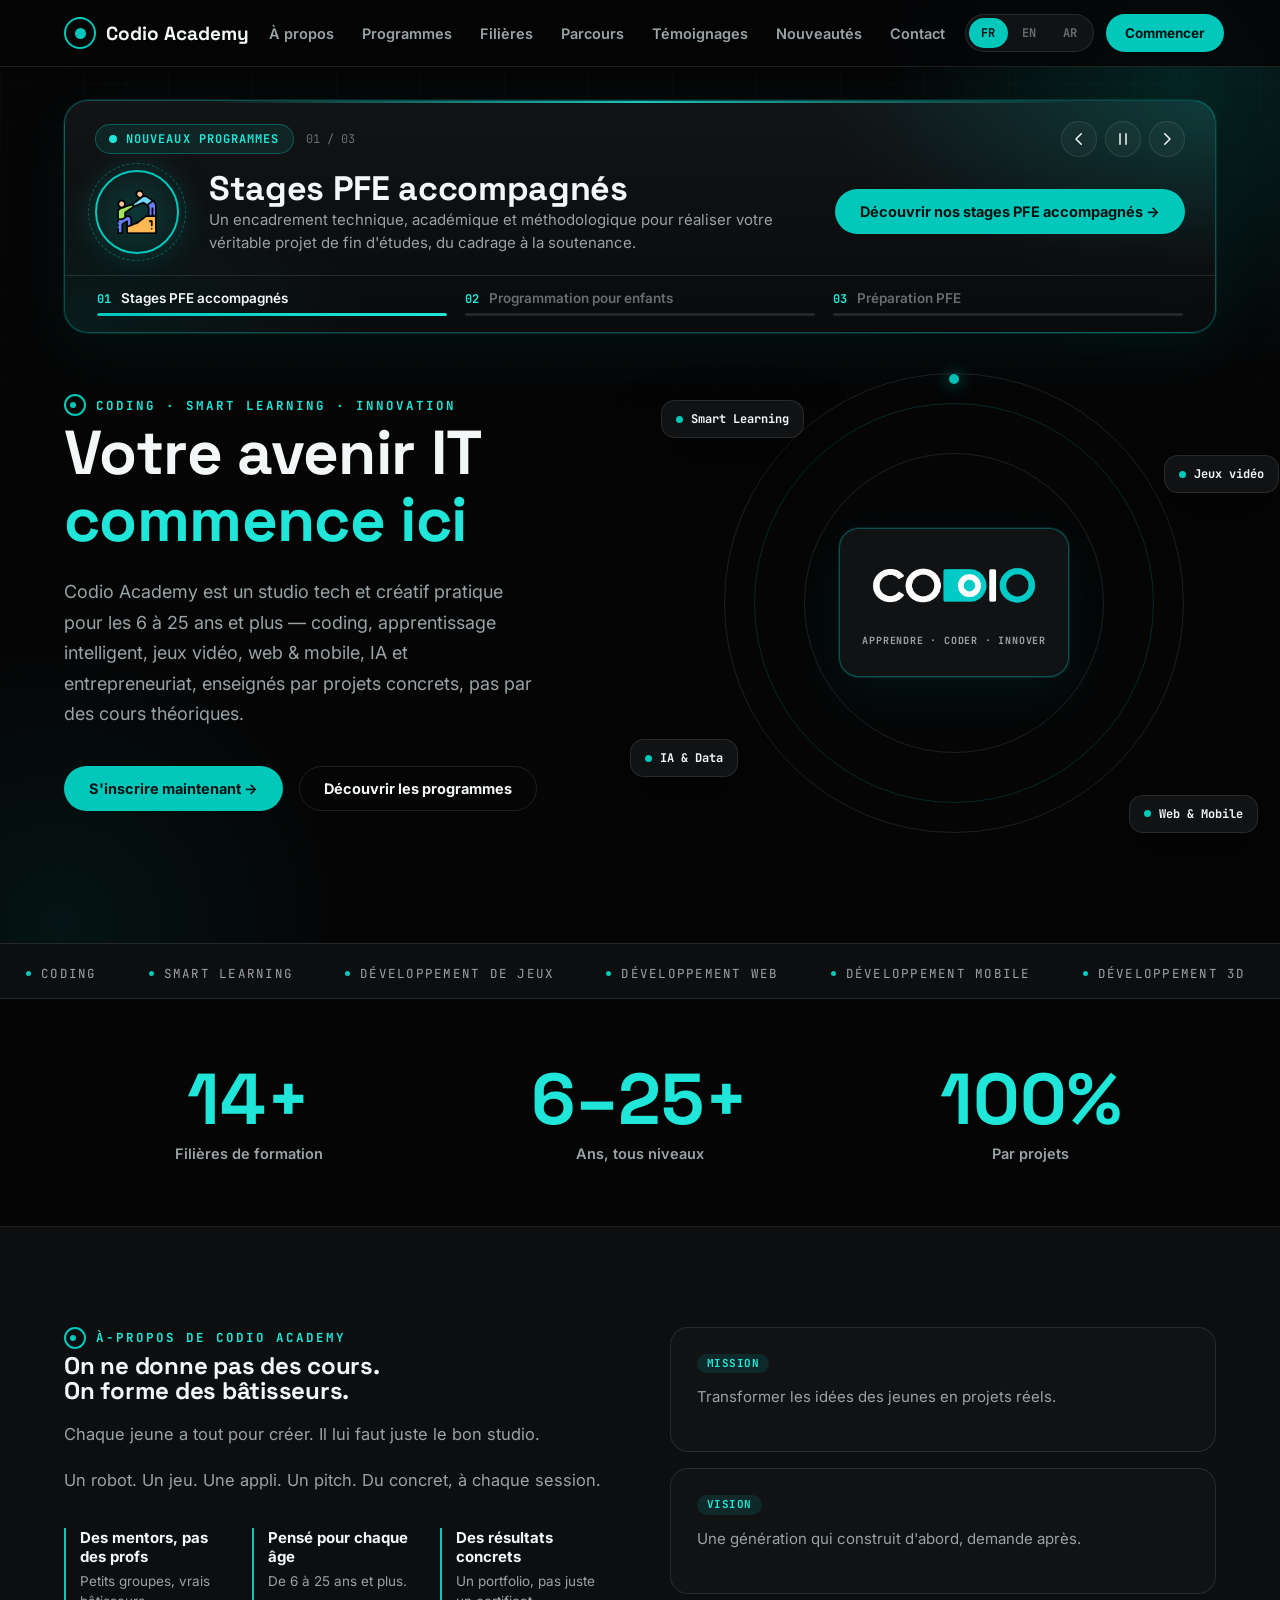
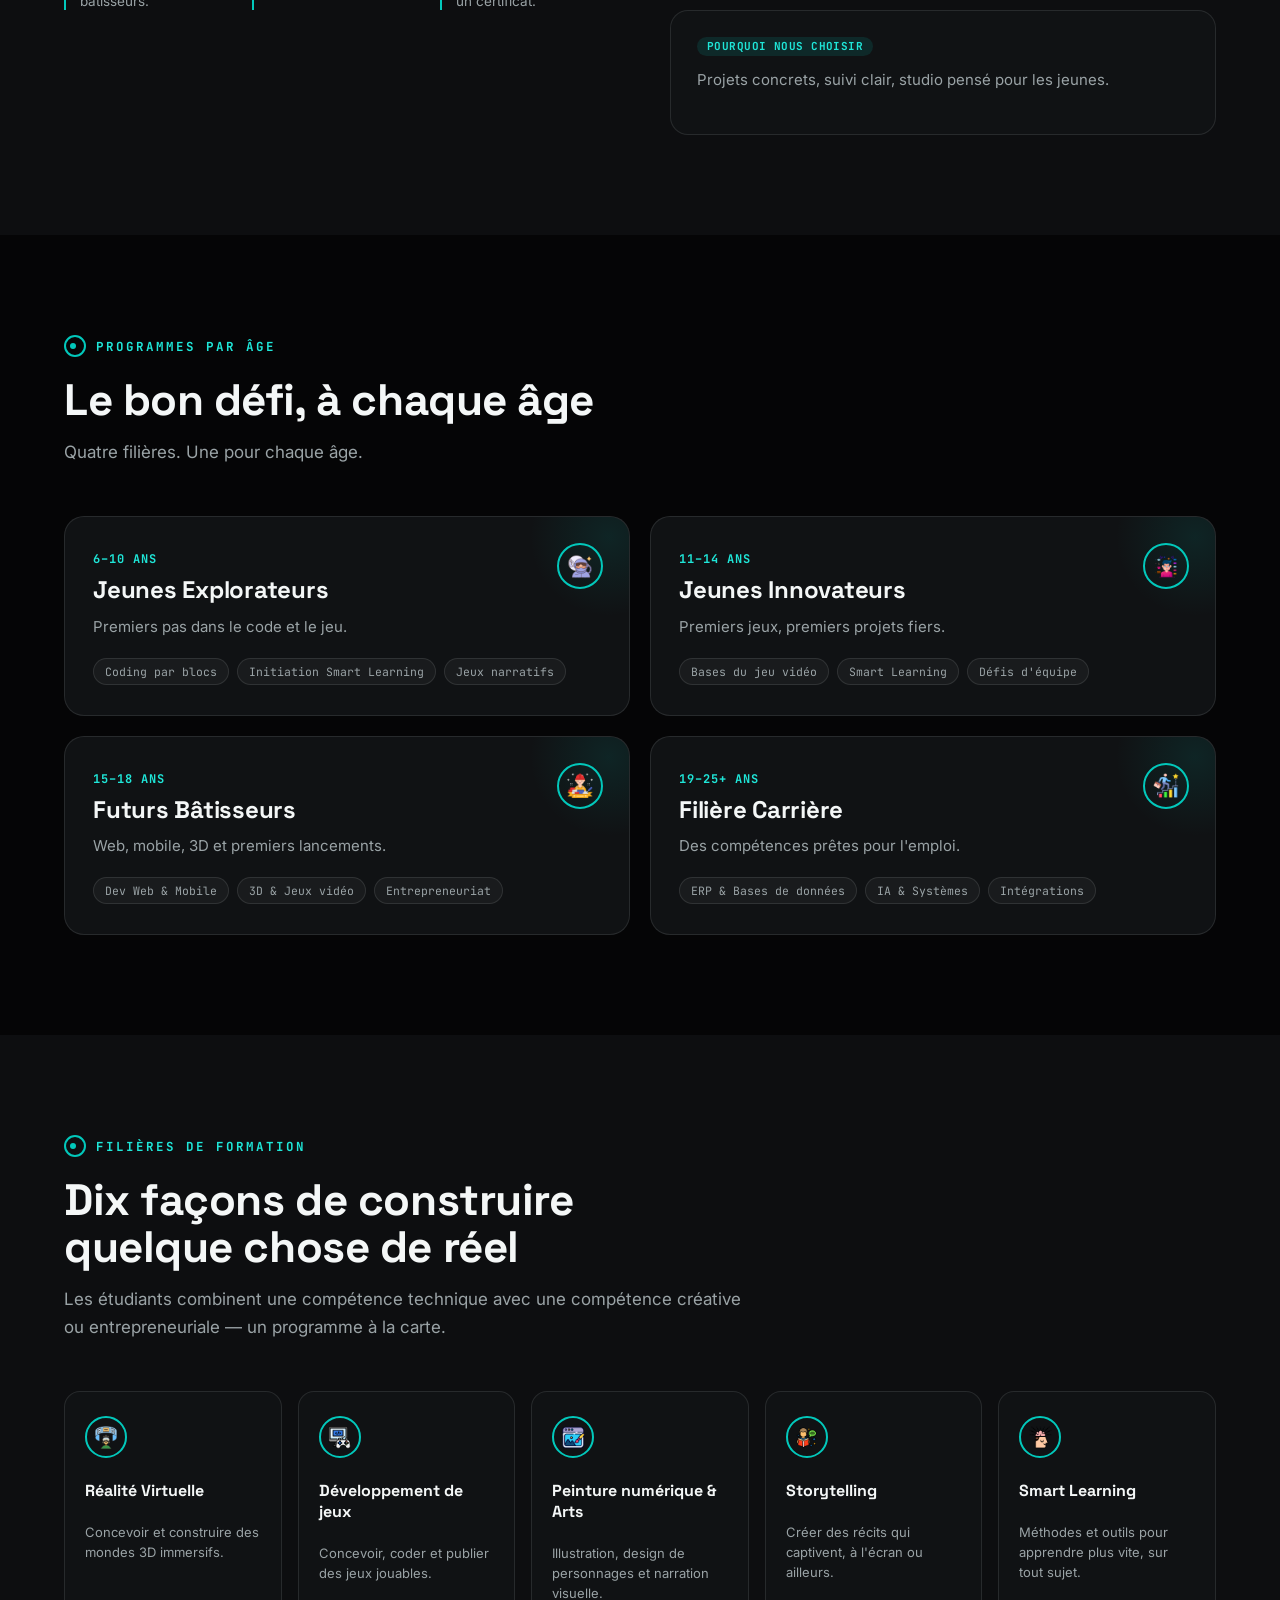
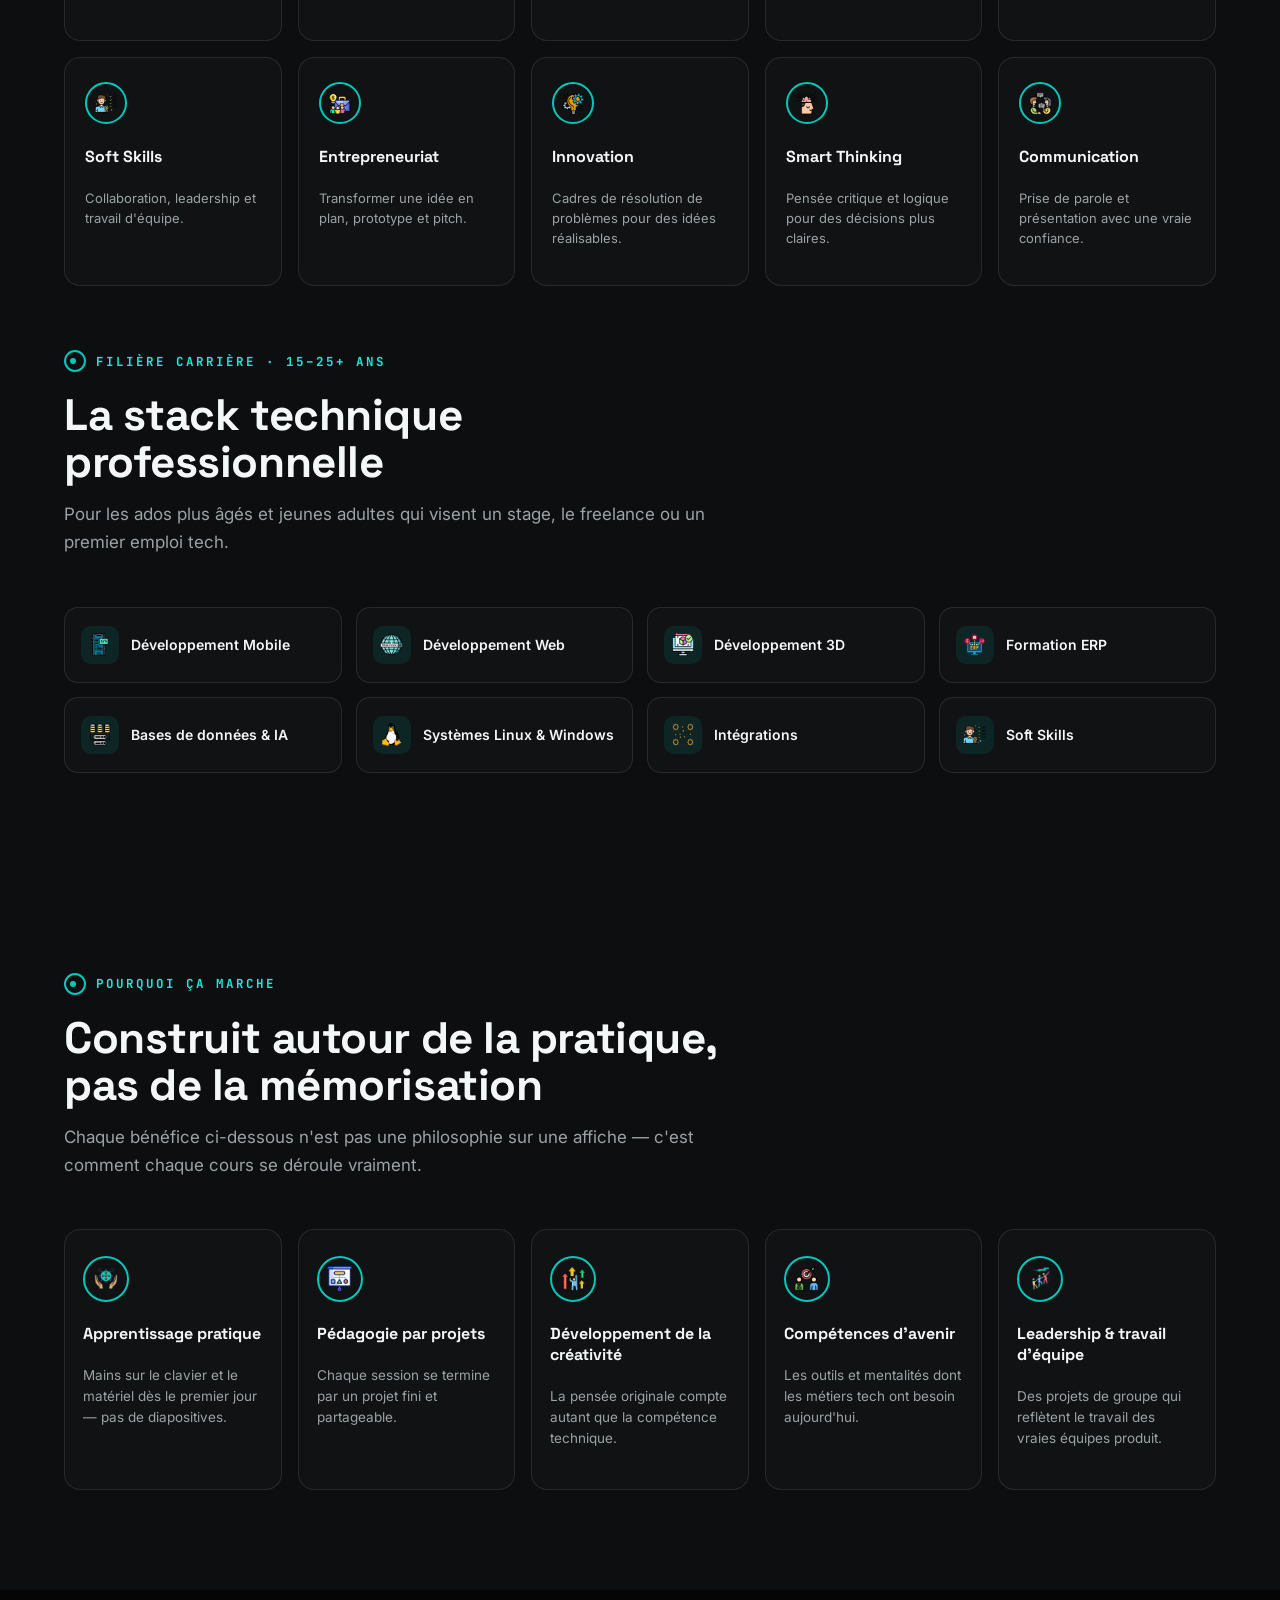
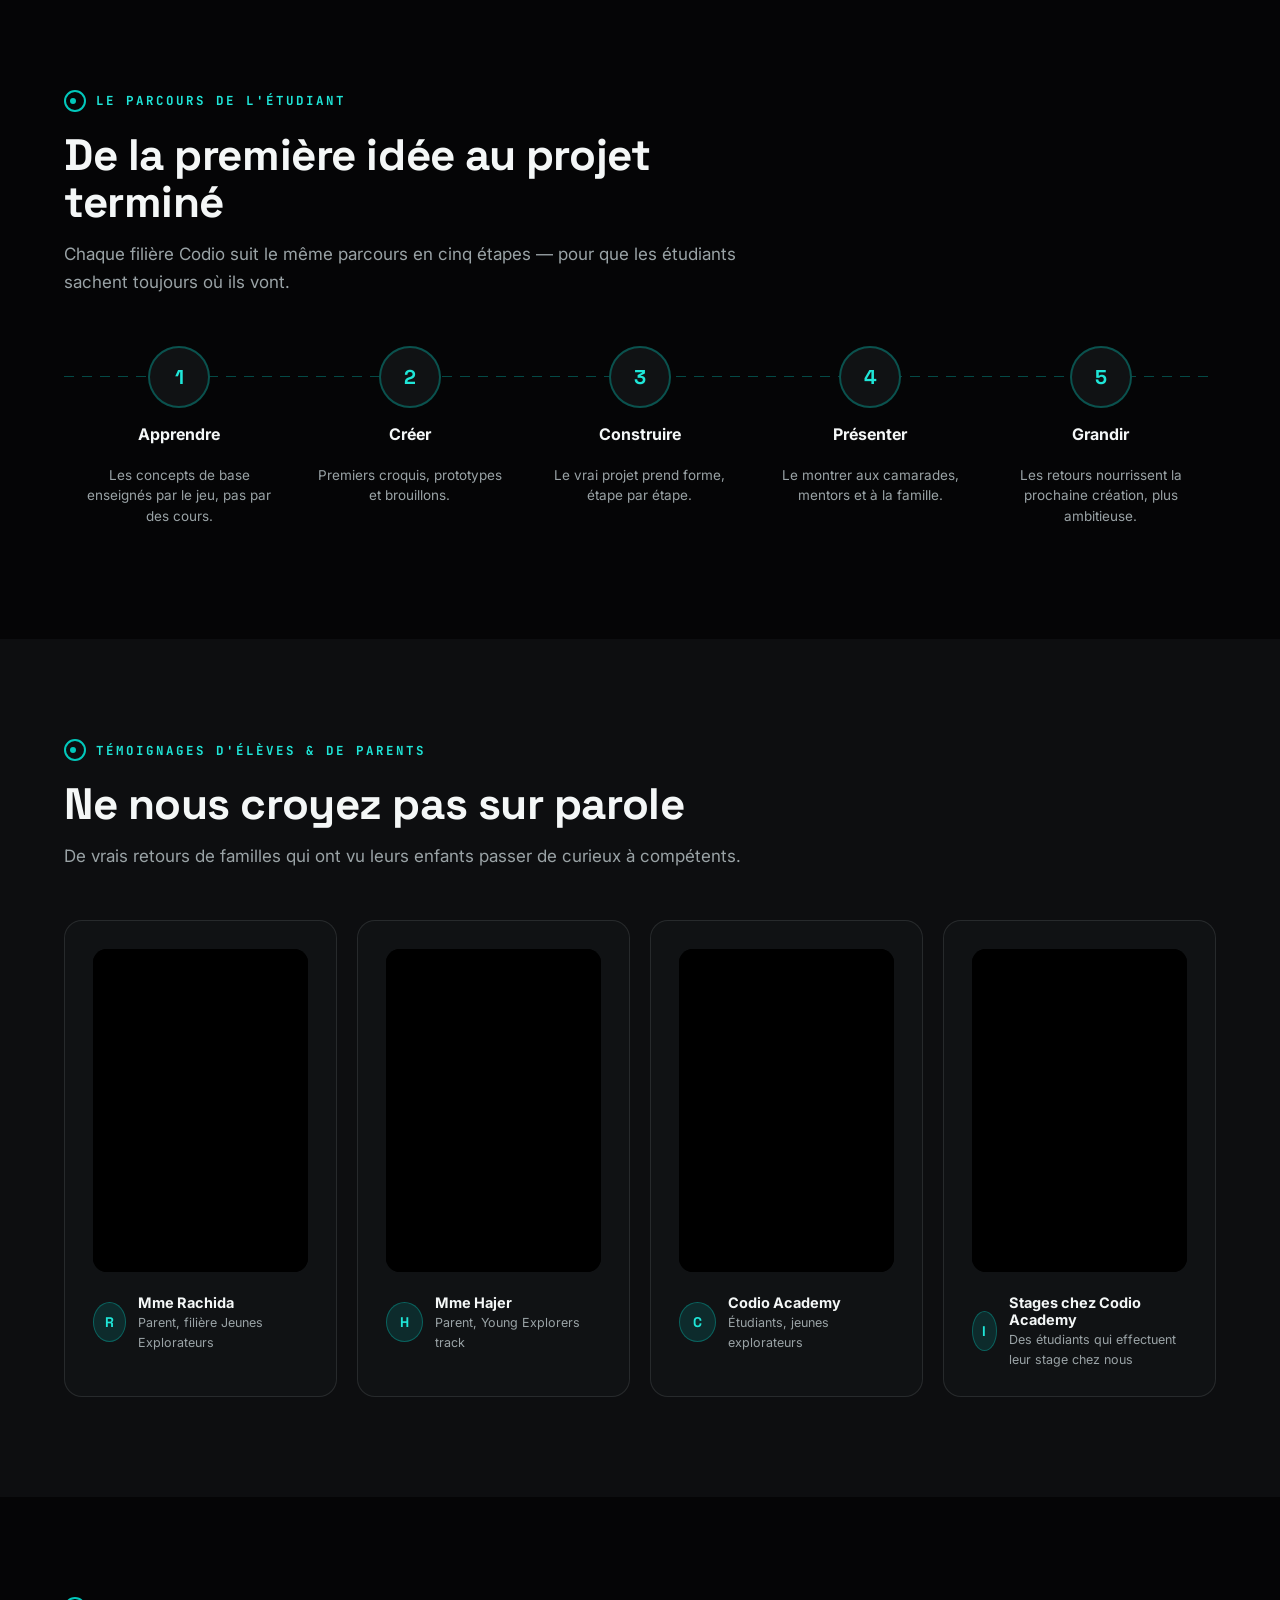
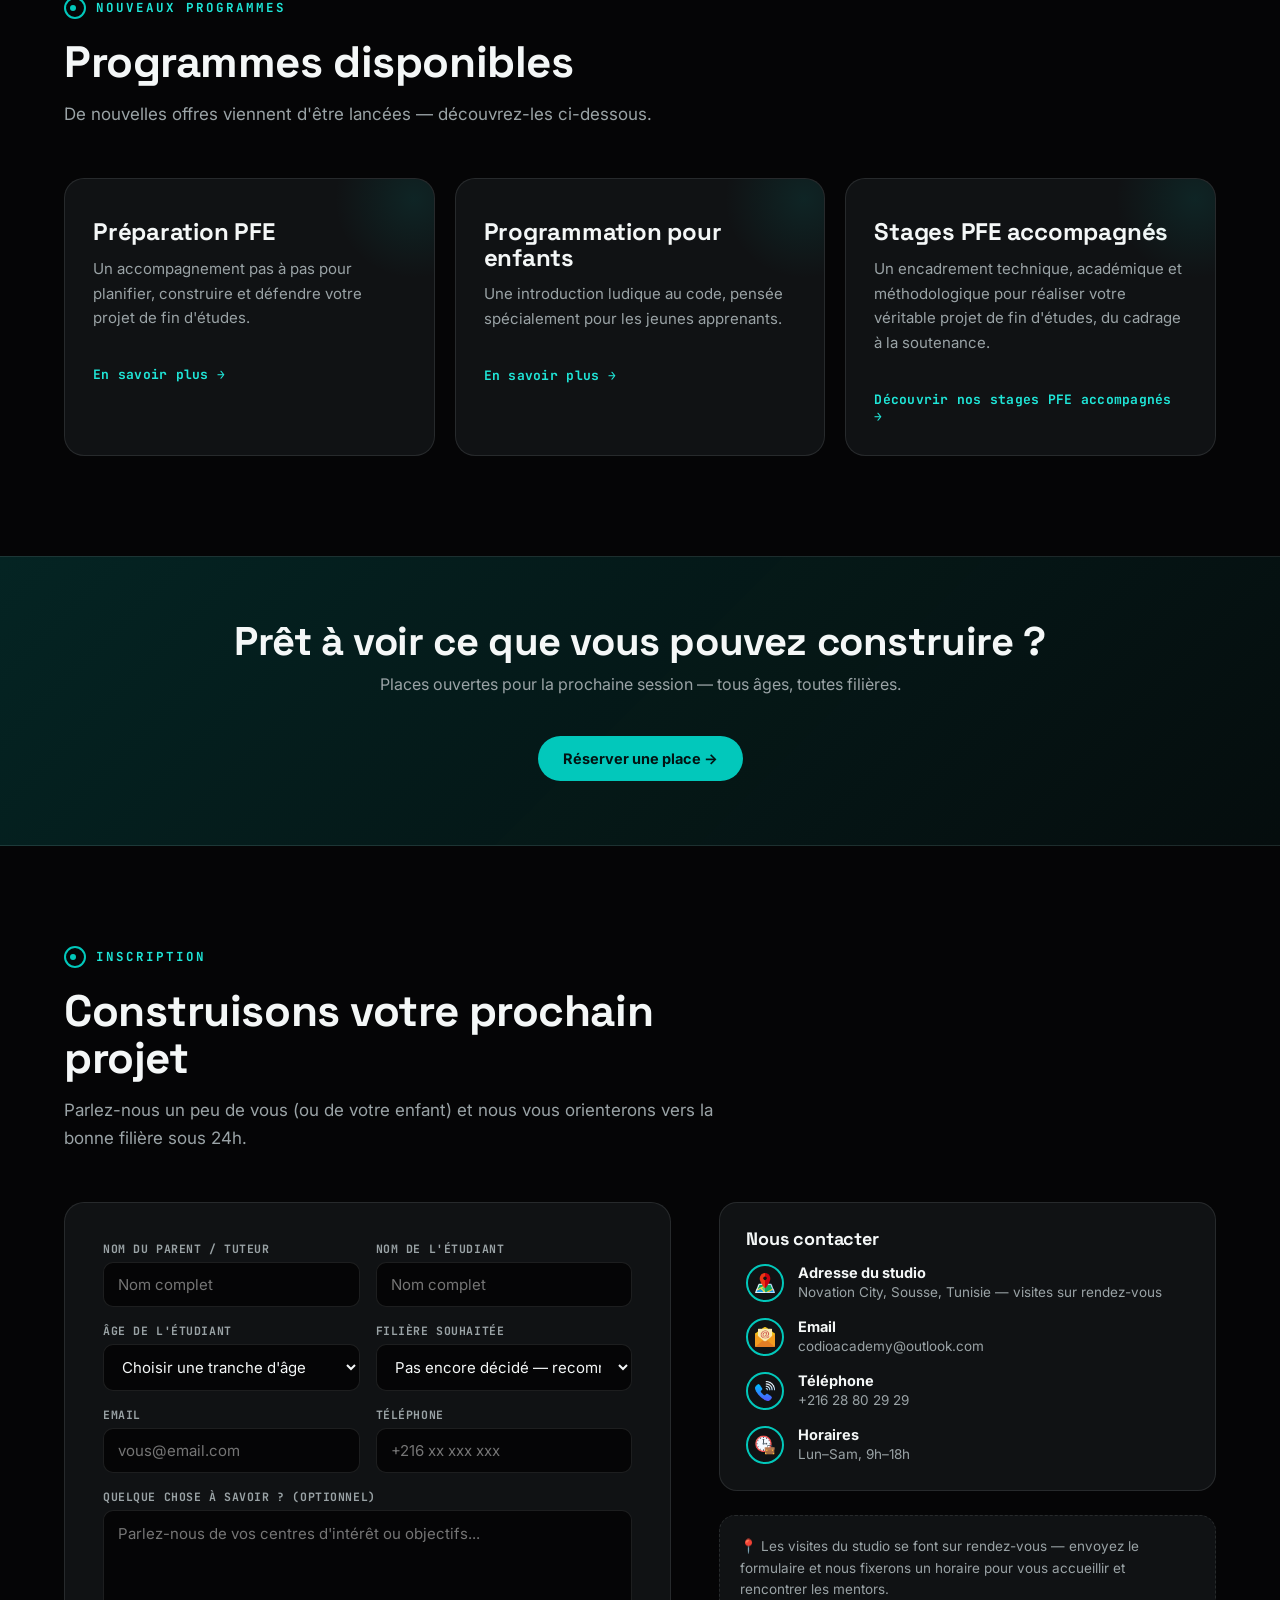
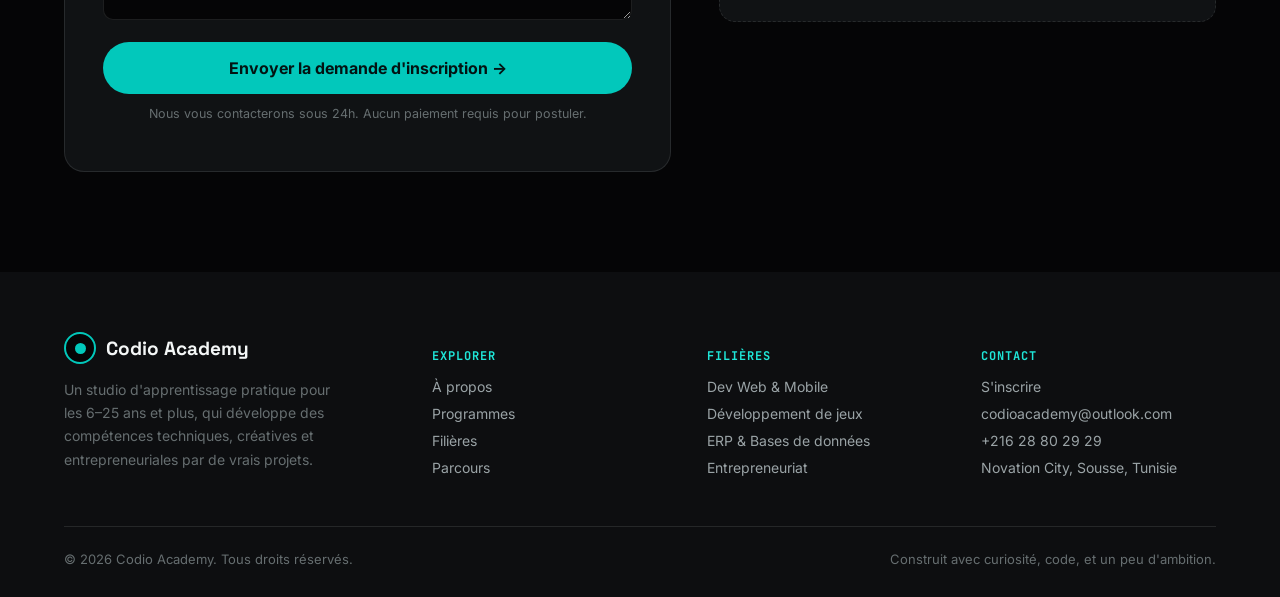
<file: index.html>
<!DOCTYPE html>
<html lang="fr" dir="ltr">
<head>
<meta charset="UTF-8">
<meta name="viewport" content="width=device-width, initial-scale=1.0">
<title data-i18n="meta.title">Codio Academy — Learn. Code. Innovate.</title>
<meta name="description" data-i18n-content="meta.desc" content="Codio Academy: votre avenir IT commence ici. Coding, apprentissage intelligent, jeux vidéo, dev web/mobile, ERP, IA, soft skills — pour enfants, ados et jeunes adultes.">

<link rel="preconnect" href="https://fonts.googleapis.com">
<link rel="preconnect" href="https://fonts.gstatic.com" crossorigin>
<link href="https://fonts.googleapis.com/css2?family=Space+Grotesk:wght@500;600;700&family=Inter:wght@400;500;600;700;800&family=JetBrains+Mono:wght@500;700&family=Tajawal:wght@500;700;800&display=swap" rel="stylesheet">

<link rel="stylesheet" href="css/style.css">
</head>
<body>

<!-- ============ NAV ============ -->
<nav class="nav">
  <div class="nav-inner">
    <a href="#top" class="logo"><span class="mark"></span>Codio Academy</a>
    <div class="nav-links">
      <a href="#about" data-i18n="nav.about">About</a>
      <a href="#programs" data-i18n="nav.programs">Programs</a>
      <a href="#tracks" data-i18n="nav.tracks">Tracks</a>
      <a href="#journey" data-i18n="nav.journey">Journey</a>
      <a href="#testimonials" data-i18n="nav.stories">Stories</a>
      <a href="#available-programs" data-i18n="nav.avail">New Programs</a>
      <a href="#contact" data-i18n="nav.contact">Contact</a>
    </div>
    <div class="nav-cta">
      <div class="lang-switch" role="group" aria-label="Language switch">
        <button type="button" data-lang="fr" class="active">FR</button>
        <button type="button" data-lang="en">EN</button>
        <button type="button" data-lang="ar">AR</button>
      </div>
      <a href="#contact" class="btn btn-primary btn-sm" data-i18n="nav.cta">Get started</a>
      <button class="burger" id="burgerBtn" aria-label="Open menu" data-i18n-aria="nav.openMenu" aria-expanded="false">
        <span></span><span></span><span></span>
      </button>
    </div>
  </div>
</nav>

<div class="scrim" id="scrim"></div>
<div class="mobile-drawer" id="drawer">
  <button class="drawer-close" id="drawerClose" aria-label="Close menu" data-i18n-aria="nav.closeMenu">✕</button>
  <a href="#about" data-i18n="nav.about">About</a>
  <a href="#programs" data-i18n="nav.programs">Programs</a>
  <a href="#tracks" data-i18n="nav.tracks">Tracks</a>
  <a href="#journey" data-i18n="nav.journey">Journey</a>
  <a href="#testimonials" data-i18n="nav.stories">Stories</a>
  <a href="#available-programs" data-i18n="nav.avail">New Programs</a>
  <a href="#contact" data-i18n="nav.contact">Contact</a>
</div>

<!-- ============ HERO ============ -->
<header class="hero" id="top">
  <div class="grid-overlay" aria-hidden="true"></div>
  <div class="hero-glow" aria-hidden="true"></div>
  <div class="hero-glow-2" aria-hidden="true"></div>
  <!-- Bandeau « À la une » : construit par script.js à partir des cartes de #available-programs -->
  <div class="wrap spotlight" id="spotlight" hidden></div>
  <div class="wrap hero-grid">
    <div>
      <span class="eyebrow" data-i18n="hero.eyebrow">Coding · Learning · Innovation</span>
      <h1 data-i18n="hero.title">Your IT future <span class="hl">starts here</span></h1>
      <p class="hero-lead" data-i18n="hero.lead">Apprendre en faisant. Coding, jeux, web, IA — pour tous les âges.</p>
      <div class="hero-ctas">
        <a href="#contact" class="btn btn-primary" data-i18n="hero.cta1">Enroll now →</a>
        <a href="#programs" class="btn btn-ghost" data-i18n="hero.cta2">Explore programs</a>
      </div>
    </div>
    <div class="hero-visual" aria-hidden="true">
      <div class="orbit-ring or-1"></div>
      <div class="orbit-ring or-2"></div>
      <div class="orbit-ring or-3"><div class="orbit-dot"></div></div>
      <div class="hero-card-stack">
        <div class="hero-wordmark-card">
          <img src="images/logo.png" alt="Codio Academy">
          <span data-i18n="hero.tagline">Learn · Code · Innovate</span>
        </div>
      </div>
      <div class="float-chip fc1"><span class="dot"></span><span data-i18n="hero.chip1">Entrepreneurship</span></div>
      <div class="float-chip fc2"><span class="dot"></span><span data-i18n="hero.chip2">Game Dev</span></div>
      <div class="float-chip fc3"><span class="dot"></span><span data-i18n="hero.chip3">AI &amp; Data</span></div>
      <div class="float-chip fc4"><span class="dot"></span><span data-i18n="hero.chip4">Web &amp; Mobile</span></div>
    </div>
  </div>
</header>

<div class="marquee" aria-hidden="true">
  <div class="marquee-track">
    <span data-i18n="m1">Coding</span><span data-i18n="m2">Entrepreneurship</span><span data-i18n="m3">Game Development</span><span data-i18n="m4">Web Development</span><span data-i18n="m5">Mobile Development</span><span data-i18n="m6">3D Development</span><span data-i18n="m7">ERP Training</span><span data-i18n="m8">Databases &amp; AI</span><span data-i18n="m9">Linux &amp; Windows Systems</span><span data-i18n="m10">Integrations</span><span data-i18n="m11">Entrepreneurship</span><span data-i18n="m12">Soft Skills</span>
    <span data-i18n="m1">Coding</span><span data-i18n="m2">Entrepreneurship</span><span data-i18n="m3">Game Development</span><span data-i18n="m4">Web Development</span><span data-i18n="m5">Mobile Development</span><span data-i18n="m6">3D Development</span><span data-i18n="m7">ERP Training</span><span data-i18n="m8">Databases &amp; AI</span><span data-i18n="m9">Linux &amp; Windows Systems</span><span data-i18n="m10">Integrations</span><span data-i18n="m11">Entrepreneurship</span><span data-i18n="m12">Soft Skills</span>
  </div></div>

<section class="stats-strip">
  <div class="wrap stats-row">
    <div class="stat-item reveal"><strong data-i18n="hero.meta1n">14+</strong><span data-i18n="hero.meta1l">Learning tracks</span></div>
    <div class="stat-item reveal"><strong data-i18n="hero.meta2n">6–25+</strong><span data-i18n="hero.meta2l">Years, every stage</span></div>
    <div class="stat-item reveal"><strong data-i18n="hero.meta3n">100%</strong><span data-i18n="hero.meta3l">Project-based</span></div>
  </div>
</section>

<!-- ============ ABOUT ============ -->
<section class="about" id="about">
  <div class="wrap">
    <div class="about-grid">
      <div class="about-copy reveal">
        <span class="eyebrow" data-i18n="about.eyebrow">About Codio Academy</span>
        <h2 data-i18n="about.h2">We don't teach lessons.<br>We build builders.</h2>
        <p data-i18n="about.p1">Codio Academy started with one belief: every learner has the raw material to become a creator — they just need the right studio, the right tools, and mentors who take their ideas seriously.</p>
        <p data-i18n="about.p2">We blend technology, creativity and entrepreneurship into one hands-on curriculum where students don't just learn how things work — they build things that work. A robot. A playable game. A working app. A pitch deck. Real output, every term.</p>
        <div class="why-row">
          <div class="why-item"><strong data-i18n="about.why1t">Mentors, not lecturers</strong><span data-i18n="about.why1d">Small groups guided by builders who ship real projects themselves.</span></div>
          <div class="why-item"><strong data-i18n="about.why2t">Made for every age</strong><span data-i18n="about.why2d">Curriculum that grows in depth from age 6 all the way to 25+.</span></div>
          <div class="why-item"><strong data-i18n="about.why3t">Outcomes you can see</strong><span data-i18n="about.why3d">Every track ends in a portfolio piece, not just a certificate.</span></div>
        </div>
      </div>
      <div class="mv-cards reveal">
        <div class="mv-card">
          <h3><span class="tag" data-i18n="about.mission">Mission</span></h3>
          <p data-i18n="about.missionP">To equip the next generation with the technical, creative and entrepreneurial skills to turn their ideas into real, working projects — and the confidence to keep building beyond the classroom.</p>
        </div>
        <div class="mv-card">
          <h3><span class="tag" data-i18n="about.vision">Vision</span></h3>
          <p data-i18n="about.visionP">A generation of young creators, founders and innovators across the region who learned to build first, and ask permission second.</p>
        </div>
        <div class="mv-card">
          <h3><span class="tag" data-i18n="about.why">Why families choose us</span></h3>
          <p data-i18n="about.whyP">Project-based terms, age-matched tracks, transparent progress updates for parents, and a studio environment built specifically for young creators — not a scaled-down adult classroom.</p>
        </div>
      </div>
    </div>
  </div>
</section>

<!-- ============ PROGRAMS BY AGE ============ -->
<section id="programs">
  <div class="wrap">
    <div class="section-head reveal">
      <span class="eyebrow" data-i18n="prog.eyebrow">Programs by age group</span>
      <h2 data-i18n="prog.h2">The right challenge, at every age</h2>
      <p data-i18n="prog.p">Four tracks, each rebuilt from the ground up for how that age actually learns best — from first clicks to job-ready skills.</p>
    </div>
    <div class="programs-row">
      <div class="prog-card reveal">
        <span class="ring-ico"><img src="images/kids-explorers.png" alt="" loading="lazy"></span>
        <span class="prog-age" data-i18n="prog.c1age">Ages 6–10</span>
        <h3 data-i18n="prog.c1title">Young Explorers</h3>
        <p data-i18n="prog.c1p">Playful first steps into code, Entrepreneurship and storytelling. Big imagination, simple tools, lots of color and lots of "I made this!" moments.</p>
        <div class="prog-tags">
          <span data-i18n="prog.c1t1">Block coding</span><span data-i18n="prog.c1t2">Intro Entrepreneurship</span><span data-i18n="prog.c1t3">Story games</span>
        </div>
      </div>
      <div class="prog-card reveal">
        <span class="ring-ico"><img src="images/young-innovators.png" alt="" loading="lazy"></span>
        <span class="prog-age" data-i18n="prog.c2age">Ages 11–14</span>
        <h3 data-i18n="prog.c2title">Young Innovators</h3>
        <p data-i18n="prog.c2p">Real coding, first game builds, and first Entrepreneurship challenges. Pre-teens start shipping things they're genuinely proud to show friends.</p>
        <div class="prog-tags">
          <span data-i18n="prog.c2t1">Game dev basics</span><span data-i18n="prog.c2t2">Entrepreneurship</span><span data-i18n="prog.c2t3">Team challenges</span>
        </div>
      </div>
      <div class="prog-card reveal">
        <span class="ring-ico"><img src="images/future-builders.png" alt="" loading="lazy"></span>
        <span class="prog-age" data-i18n="prog.c3age">Ages 15–18</span>
        <h3 data-i18n="prog.c3title">Future Builders</h3>
        <p data-i18n="prog.c3p">Web &amp; mobile development, 3D and game dev, first databases — plus the soft skills and entrepreneurship mindset that turn ideas into real launches.</p>
        <div class="prog-tags">
          <span data-i18n="prog.c3t1">Web &amp; Mobile Dev</span><span data-i18n="prog.c3t2">3D &amp; Game Dev</span><span data-i18n="prog.c3t3">Entrepreneurship</span>
        </div>
      </div>
      <div class="prog-card reveal">
        <span class="ring-ico"><img src="images/career-track.png" alt="" loading="lazy"></span>
        <span class="prog-age" data-i18n="prog.c4age">Ages 19–25+</span>
        <h3 data-i18n="prog.c4title">Career Track</h3>
        <p data-i18n="prog.c4p">Job-ready technical depth: ERP systems, databases &amp; AI, Linux/Windows administration, system integrations — built for internships, freelancing, and first hires.</p>
        <div class="prog-tags">
          <span data-i18n="prog.c4t1">ERP &amp; Databases</span><span data-i18n="prog.c4t2">AI &amp; Systems</span><span data-i18n="prog.c4t3">Integrations</span>
        </div>
      </div>
    </div>
  </div>
</section>

<!-- ============ TRACKS ============ -->
<section class="about" id="tracks">
  <div class="wrap">
    <div class="section-head reveal">
      <span class="eyebrow" data-i18n="tracks.eyebrow">Learning tracks</span>
      <h2 data-i18n="tracks.h2">Ten ways to build something real</h2>
      <p data-i18n="tracks.p">Students mix a technical skill with a creative or entrepreneurial one — a build-your-own curriculum.</p>
    </div>
    <div class="tracks-grid">
      <div class="track-card reveal"><span class="ring-ico"><img src="images/virtual-reality.png" alt="" loading="lazy"></span><h4 data-i18n="tracks.t1">Virtual Reality</h4><p data-i18n="tracks.t1d">Design and build immersive 3D worlds and experiences.</p></div>
      <div class="track-card reveal"><span class="ring-ico"><img src="images/game-development.png" alt="" loading="lazy"></span><h4 data-i18n="tracks.t2">Game Development</h4><p data-i18n="tracks.t2d">Design, code, and ship playable games from scratch.</p></div>
      <div class="track-card reveal"><span class="ring-ico"><img src="images/digital-painting.png" alt="" loading="lazy"></span><h4 data-i18n="tracks.t3">Digital Painting &amp; Arts</h4><p data-i18n="tracks.t3d">Illustration, character design, and creative visual storytelling.</p></div>
      <div class="track-card reveal"><span class="ring-ico"><img src="images/storytelling.png" alt="" loading="lazy"></span><h4 data-i18n="tracks.t4">Storytelling</h4><p data-i18n="tracks.t4d">Craft narratives that hook an audience, on screen or off.</p></div>
      <div class="track-card reveal"><span class="ring-ico"><img src="images/smart-thinking.png" alt="" loading="lazy"></span><h4 data-i18n="tracks.t5">Smart Learning</h4><p data-i18n="tracks.t5d">Study methods and tools that make learning anything faster.</p></div>
      <div class="track-card reveal"><span class="ring-ico"><img src="images/soft-skills.png" alt="" loading="lazy"></span><h4 data-i18n="tracks.t6">Soft Skills</h4><p data-i18n="tracks.t6d">Collaboration, leadership, and working well with others.</p></div>
      <div class="track-card reveal"><span class="ring-ico"><img src="images/entrepreneurship.png" alt="" loading="lazy"></span><h4 data-i18n="tracks.t7">Entrepreneurship</h4><p data-i18n="tracks.t7d">Turn an idea into a plan, a prototype, and a pitch.</p></div>
      <div class="track-card reveal"><span class="ring-ico"><img src="images/innovation.png" alt="" loading="lazy"></span><h4 data-i18n="tracks.t8">Innovation</h4><p data-i18n="tracks.t8d">Problem-solving frameworks for original, workable ideas.</p></div>
      <div class="track-card reveal"><span class="ring-ico"><img src="images/smart-thinking.png" alt="" loading="lazy"></span><h4 data-i18n="tracks.t9">Smart Thinking</h4><p data-i18n="tracks.t9d">Critical thinking and logic for sharper decisions.</p></div>
      <div class="track-card reveal"><span class="ring-ico"><img src="images/communication-skills.png" alt="" loading="lazy"></span><h4 data-i18n="tracks.t10">Communication Skills</h4><p data-i18n="tracks.t10d">Public speaking and presenting with real confidence.</p></div>
    </div>

    <div class="section-head reveal" style="margin-top:64px;">
      <span class="eyebrow" data-i18n="stack.eyebrow">Career track · Ages 15–25+</span>
      <h2 data-i18n="stack.h2">The professional tech stack</h2>
      <p data-i18n="stack.p">For older teens and young adults heading into internships, freelancing, or their first tech job.</p>
    </div>
    <div class="stack-grid">
      <div class="stack-chip reveal"><span class="ico"><img src="images/mobile-development.png" alt="" loading="lazy"></span><span data-i18n="stack.s1">Mobile Development</span></div>
      <div class="stack-chip reveal"><span class="ico"><img src="images/web-development.png" alt="" loading="lazy"></span><span data-i18n="stack.s2">Web Development</span></div>
      <div class="stack-chip reveal"><span class="ico"><img src="images/3d-development.png" alt="" loading="lazy"></span><span data-i18n="stack.s3">3D Development</span></div>
      <div class="stack-chip reveal"><span class="ico"><img src="images/erp-training.png" alt="" loading="lazy"></span><span data-i18n="stack.s4">ERP Training</span></div>
      <div class="stack-chip reveal"><span class="ico"><img src="images/databases-ia.png" alt="" loading="lazy"></span><span data-i18n="stack.s5">Databases &amp; AI</span></div>
      <div class="stack-chip reveal"><span class="ico"><img src="images/operating-systems.png" alt="" loading="lazy"></span><span data-i18n="stack.s6">Linux &amp; Windows Systems</span></div>
      <div class="stack-chip reveal"><span class="ico"><img src="images/integrations.png" alt="" loading="lazy"></span><span data-i18n="stack.s7">Integrations</span></div>
      <div class="stack-chip reveal"><span class="ico"><img src="images/soft-skills.png" alt="" loading="lazy"></span><span data-i18n="stack.s8">Soft Skills</span></div>
    </div>
  </div>
</section>

<!-- ============ BENEFITS ============ -->
<section class="benefits">
  <div class="wrap">
    <div class="section-head reveal">
      <span class="eyebrow" data-i18n="ben.eyebrow">Why it works</span>
      <h2 data-i18n="ben.h2">Built around doing, not memorizing</h2>
      <p data-i18n="ben.p">Every benefit below isn't a teaching philosophy on a poster — it's how every single class actually runs.</p>
    </div>
    <div class="benefit-grid">
      <div class="benefit-card reveal"><span class="ring-ico"><img src="images/hands-on-learning.png" alt="" loading="lazy"></span><h4 data-i18n="ben.b1">Hands-on learning</h4><p data-i18n="ben.b1d">Hands on keyboards and hardware from day one — not slides.</p></div>
      <div class="benefit-card reveal"><span class="ring-ico"><img src="images/project-based-education.png" alt="" loading="lazy"></span><h4 data-i18n="ben.b2">Project-based education</h4><p data-i18n="ben.b2d">Every term ends with a finished, shareable project.</p></div>
      <div class="benefit-card reveal"><span class="ring-ico"><img src="images/creativity-development.png" alt="" loading="lazy"></span><h4 data-i18n="ben.b3">Creativity development</h4><p data-i18n="ben.b3d">Original thinking is graded as highly as technical skill.</p></div>
      <div class="benefit-card reveal"><span class="ring-ico"><img src="images/future-ready-skills.png" alt="" loading="lazy"></span><h4 data-i18n="ben.b4">Future-ready skills</h4><p data-i18n="ben.b4d">The exact tools and mindsets today's tech careers need.</p></div>
      <div class="benefit-card reveal"><span class="ring-ico"><img src="images/leadership-teamwork.png" alt="" loading="lazy"></span><h4 data-i18n="ben.b5">Leadership &amp; teamwork</h4><p data-i18n="ben.b5d">Group builds that mirror how real product teams work.</p></div>
    </div>
  </div>
</section>

<!-- ============ STUDENT JOURNEY ============ -->
<section id="journey">
  <div class="wrap">
    <div class="section-head reveal">
      <span class="eyebrow" data-i18n="journey.eyebrow">The student journey</span>
      <h2 data-i18n="journey.h2">From first idea to finished project</h2>
      <p data-i18n="journey.p">Every Codio track follows the same five-step arc — so students always know what's next, and what they're working toward.</p>
    </div>
    <div class="journey-row">
      <div class="journey-line" aria-hidden="true"></div>
      <div class="journey-step reveal"><div class="journey-num">1</div><h4 data-i18n="journey.s1">Learn</h4><p data-i18n="journey.s1d">Core concepts taught through play, not lectures.</p></div>
      <div class="journey-step reveal"><div class="journey-num">2</div><h4 data-i18n="journey.s2">Create</h4><p data-i18n="journey.s2d">First sketches, prototypes and rough drafts.</p></div>
      <div class="journey-step reveal"><div class="journey-num">3</div><h4 data-i18n="journey.s3">Build</h4><p data-i18n="journey.s3d">The real project takes shape, piece by piece.</p></div>
      <div class="journey-step reveal"><div class="journey-num">4</div><h4 data-i18n="journey.s4">Present</h4><p data-i18n="journey.s4d">Show it to classmates, mentors, and family.</p></div>
      <div class="journey-step reveal"><div class="journey-num">5</div><h4 data-i18n="journey.s5">Grow</h4><p data-i18n="journey.s5d">Feedback fuels the next, more ambitious build.</p></div>
    </div>
  </div>
</section>

<!-- ============ TESTIMONIALS ============ -->
<section class="testimonials" id="testimonials">
  <div class="wrap">
    <div class="section-head reveal">
      <span class="eyebrow" data-i18n="testi.eyebrow">Student &amp; parent stories</span>
      <h2 data-i18n="testi.h2">Don't take our word for it</h2>
      <p data-i18n="testi.p">Real feedback from families who've watched their kids go from curious to capable.</p>
    </div>
    <!-- VIDÉOS (YouTube). Format du cadre : portrait 6/9 par défaut. Pour une vidéo horizontale, ajoutez
         style="--ratio:16/9" sur le <div class="testi-video-wrap"> concerné. -->
    <div class="testi-row">
      <div class="testi-card reveal">
        <div class="testi-video-wrap">
          <iframe class="testi-video" src="https://www.youtube.com/embed/RSAwCSNh4yQ?rel=0&amp;modestbranding=1&amp;playsinline=1" data-i18n-aria="testi.v1" aria-label="Témoignage vidéo — Mme Rachida" loading="lazy" allow="accelerometer; autoplay; clipboard-write; encrypted-media; gyroscope; picture-in-picture; web-share; fullscreen" referrerpolicy="strict-origin-when-cross-origin" allowfullscreen></iframe>
        </div>
        <div class="testi-person">
          <div class="testi-avatar">R</div>
          <div><strong data-i18n="testi.p1n">Mme Rachida</strong><span data-i18n="testi.p1r">Parent, Young Explorers track</span></div>
        </div>
      </div>
      <div class="testi-card reveal">
        <div class="testi-video-wrap">
          <iframe class="testi-video" src="https://www.youtube.com/embed/DxRDAI7qWG0?rel=0&amp;modestbranding=1&amp;playsinline=1" data-i18n-aria="testi.v2" aria-label="Témoignage vidéo — Mme Hajer" loading="lazy" allow="accelerometer; autoplay; clipboard-write; encrypted-media; gyroscope; picture-in-picture; web-share; fullscreen" referrerpolicy="strict-origin-when-cross-origin" allowfullscreen></iframe>
        </div>
        <div class="testi-person">
          <div class="testi-avatar">H</div>
          <div><strong data-i18n="testi.p2n">Mme Hajer</strong><span data-i18n="testi.p2r">Parent, Young Explorers track</span></div>
        </div>
      </div>
      <div class="testi-card reveal">
        <div class="testi-video-wrap">
          <iframe class="testi-video" src="https://www.youtube.com/embed/fKvIqZs3ayQ?rel=0&amp;modestbranding=1&amp;playsinline=1" data-i18n-aria="testi.v3" aria-label="Témoignage vidéo — Codio Academy" loading="lazy" allow="accelerometer; autoplay; clipboard-write; encrypted-media; gyroscope; picture-in-picture; web-share; fullscreen" referrerpolicy="strict-origin-when-cross-origin" allowfullscreen></iframe>
        </div>
        <div class="testi-person">
          <div class="testi-avatar">C</div>
          <div><strong data-i18n="testi.p3n">Codio Academy</strong><span data-i18n="testi.p3r">Students, Young Explorers track</span></div>
        </div>
      </div>
      <!-- ================= VIDÉO 4 : stagiaires chez Codio Academy =================
           ► POUR AJOUTER LA VIDÉO : collez simplement le lien YouTube entre les guillemets de l'attribut data-youtube de la ligne ci-dessous.
             Tous les formats sont acceptés : https://www.youtube.com/watch?v=XXXXXXXXXXX , https://youtu.be/XXXXXXXXXXX ,
             https://www.youtube.com/embed/XXXXXXXXXXX , https://www.youtube.com/shorts/XXXXXXXXXXX ou l'identifiant seul.
             Tant que data-youtube est vide, la carte affiche « Vidéo bientôt disponible ». Rien d'autre à modifier. -->
      <div class="testi-card reveal">
        <div class="testi-video-wrap" data-youtube="https://www.youtube.com/embed/VBDiR6ASqOI?rel=0&amp;modestbranding=1&amp;playsinline=1">
          <div class="testi-soon">
            <span class="testi-soon-ico" aria-hidden="true"><svg viewBox="0 0 24 24"><path d="M8 5l11 7-11 7z"/></svg></span>
            <span data-i18n="testi.soon">Vidéo bientôt disponible</span>
          </div>
        </div>
        <div class="testi-person">
          <div class="testi-avatar">I</div>
          <div><strong data-i18n="testi.p4n">Stages chez Codio Academy</strong><span data-i18n="testi.p4r">Des étudiants qui effectuent leur stage chez nous</span></div>
        </div>
      </div>
    </div>
  </div>
</section>

<!-- ============ AVAILABLE PROGRAMS ============ -->
<!-- SOURCE DU BANDEAU « À LA UNE » (haut de page) :
     le bandeau affiche automatiquement les 3 cartes .avail-card les plus récentes de cette liste.
     Pour publier une nouveauté, ajoutez simplement une carte à la FIN de la liste (la dernière = la plus récente).
     Attributs optionnels : data-icon="images/xxx.png" (icône) et data-published="AAAA-MM-JJ" (tri par date). -->
<section id="available-programs">
  <div class="wrap">
    <div class="section-head reveal">
      <span class="eyebrow" data-i18n="avail.eyebrow">New programs</span>
      <h2 data-i18n="avail.h2">Available Programs</h2>
      <p data-i18n="avail.p">Two new programs just launched — explore them below.</p>
    </div>
    <div class="programs-row avail-row">
      <a class="prog-card avail-card reveal" href="pages/pfe-before-pfe.html" data-icon="images/project-based-education.png">
        <h3 data-i18n="avail.c1title">PFE Preparation</h3>
        <p data-i18n="avail.c1desc">Guided, hands-on support to plan, build and defend your final-year project.</p>
        <span class="avail-cta" data-i18n="avail.cta">Learn more →</span>
      </a>
      <a class="prog-card avail-card reveal" href="pages/programming-for-kids.html" data-icon="images/kids-explorers.png">
        <h3 data-i18n="avail.c2title">Programming for Kids</h3>
        <p data-i18n="avail.c2desc">A playful introduction to code, built just for young learners.</p>
        <span class="avail-cta" data-i18n="avail.cta">Learn more →</span>
      </a>
      <a class="prog-card avail-card reveal" href="pages/internship-2026.html" data-icon="images/supervision.png">
        <h3 data-i18n="avail.c3title">Stages PFE accompagnés</h3>
        <p data-i18n="avail.c3desc">Un encadrement technique, académique et méthodologique pour réaliser votre véritable projet de fin d'études, du cadrage à la soutenance.</p>
        <span class="avail-cta" data-i18n="avail.c3cta">Découvrir nos stages PFE accompagnés →</span>
      </a>
    </div>
  </div>
</section>

<!-- ============ CTA STRIP ============ -->
<section class="cta-strip">
  <div class="wrap">
    <h2 data-i18n="ctaStrip.h2">Ready to see what you can build?</h2>
    <p data-i18n="ctaStrip.p">Spots open now for the next term — every age, every track.</p>
    <a href="#contact" class="btn btn-primary" data-i18n="ctaStrip.cta">Reserve a spot →</a>
  </div>
</section>

<!-- ============ CONTACT ============ -->
<section id="contact">
  <div class="wrap">
    <div class="section-head reveal">
      <span class="eyebrow" data-i18n="contact.eyebrow">Enroll now</span>
      <h2 data-i18n="contact.h2">Let's build your next project</h2>
      <p data-i18n="contact.p">Tell us a bit about yourself (or your child) and we'll match you to the right track and age group within 24 hours.</p>
    </div>
    <div class="contact-grid">
      <form class="form-card reveal"
      id="enrollForm"
      action="https://formsubmit.co/codioacademy@outlook.com"
      method="POST">

    <!-- Configuration FormSubmit -->
    <input type="hidden" name="_subject" value="Nouvelle demande d'inscription - Codio Academy">
    <input type="hidden" name="_template" value="table">
    <input type="hidden" name="_captcha" value="false">

    <!-- Redirection après envoi -->
    <input type="hidden" name="_next" value="merci.html">

    <!-- Anti-spam -->
    <input type="text" name="_honey" style="display:none">

    <div class="form-row">
        <div class="field">
            <label for="parentName" data-i18n="contact.f1">Parent / Guardian name</label>
            <input id="parentName"
                   name="parentName"
                   type="text"
                   data-i18n-ph="contact.f1ph"
                   placeholder="Full name">
        </div>

        <div class="field">
            <label for="studentName" data-i18n="contact.f2">Student name</label>
            <input id="studentName"
                   name="studentName"
                   type="text"
                   data-i18n-ph="contact.f2ph"
                   placeholder="Full name"
                   required>
        </div>
    </div>

    <div class="form-row">
        <div class="field">
            <label for="age" data-i18n="contact.f3">Student age</label>
            <select id="age" name="age" required>
                <option value="" disabled selected data-i18n="contact.f3opt0">Select age range</option>
                <option value="6-10 years" data-i18n="contact.f3opt1">6–10 years (Young Explorers)</option>
                <option value="11-14 years" data-i18n="contact.f3opt2">11–14 years (Young Innovators)</option>
                <option value="15-18 years" data-i18n="contact.f3opt3">15–18 years (Future Builders)</option>
                <option value="19-25+ years" data-i18n="contact.f3opt4">19–25+ years (Career Track)</option>
            </select>
        </div>

        <div class="field">
            <label for="track" data-i18n="contact.f4">Interested track</label>
            <select id="track" name="track">
                <option value="" data-i18n="contact.f4opt0">Not sure yet — recommend one</option>
                <option value="Virtual Reality" data-i18n="contact.f4opt1">Virtual Reality</option>
                <option value="Game Development" data-i18n="contact.f4opt2">Game Development</option>
                <option value="Digital Painting & Arts" data-i18n="contact.f4opt3">Digital Painting & Arts</option>
                <option value="Storytelling" data-i18n="contact.f4opt4">Storytelling</option>
                <option value="Web & Mobile Development" data-i18n="contact.f4opt5">Web & Mobile Development</option>
                <option value="ERP & Databases" data-i18n="contact.f4opt6">ERP & Databases</option>
                <option value="Entrepreneurship" data-i18n="contact.f4opt7">Entrepreneurship</option>
                <option value="Soft Skills & Communication" data-i18n="contact.f4opt8">Soft Skills & Communication</option>
            </select>
        </div>
    </div>

    <div class="form-row">
        <div class="field">
            <label for="email" data-i18n="contact.f5">Email</label>
            <input id="email"
                   name="email"
                   type="email"
                   data-i18n-ph="contact.f5ph"
                   placeholder="you@email.com"
                   required>
        </div>

        <div class="field">
            <label for="phone" data-i18n="contact.f6">Phone</label>
            <input id="phone"
                   name="phone"
                   type="tel"
                   dir="ltr"
                   placeholder="+216 xx xxx xxx"
                   required>
        </div>
    </div>

    <div class="form-row">
        <div class="field full">
            <label for="message" data-i18n="contact.f7">Anything we should know? (optional)</label>
            <textarea id="message"
                      name="message"
                      rows="3"
                      data-i18n-ph="contact.f7ph"
                      placeholder="Tell us about your interests or goals..."></textarea>
        </div>
    </div>

    <button type="submit" class="btn btn-primary" data-i18n="contact.submit">
        Submit enrollment request →
    </button>

    <p class="form-note" data-i18n="contact.note">
        We'll reach out within 24 hours. No payment required to apply.
    </p>
</form>

      <div class="contact-info reveal">
        <div class="info-block">
          <h3 data-i18n="contact.getInTouch">Get in touch</h3>
          <div class="info-item"><span class="ring-ico"><img src="images/location.png" alt="" loading="lazy"></span><div><strong data-i18n="contact.loc">Studio location</strong><span data-i18n="contact.locV">Tunis, Tunisia — visits by appointment</span></div></div>
          <div class="info-item"><span class="ring-ico"><img src="images/email.png" alt="" loading="lazy"></span><div><strong data-i18n="contact.email">Email</strong><span>codioacademy@outlook.com</span></div></div>
          <div class="info-item"><span class="ring-ico"><img src="images/phone-call.png" alt="" loading="lazy"></span><div><strong data-i18n="contact.phone">Phone</strong><span dir="ltr">+216 28 80 29 29</span></div></div>
          <div class="info-item"><span class="ring-ico"><img src="images/working-time.png" alt="" loading="lazy"></span><div><strong data-i18n="contact.hours">Office hours</strong><span data-i18n="contact.hoursV">Mon–Sat, 9:00–18:00</span></div></div>
        </div>
        <div class="map-note" data-i18n="contact.mapNote">📍 Studio visits are available by appointment — submit the form and we'll set up a time to show you around and meet the mentors.</div>
      </div>
    </div>
  </div>
</section>

<!-- ============ FOOTER ============ -->
<footer>
  <div class="wrap">
    <div class="footer-grid">
      <div class="footer-brand">
        <a href="#top" class="logo"><span class="mark"></span>Codio Academy</a>
        <p data-i18n="footer.tagline">A hands-on learning studio for ages 6–25+, building tech, creative and entrepreneurial skills through real projects.</p>
      </div>
      <div class="footer-col">
        <h4 data-i18n="footer.explore">Explore</h4>
        <a href="#about" data-i18n="nav.about">About us</a>
        <a href="#programs" data-i18n="nav.programs">Programs</a>
        <a href="#tracks" data-i18n="nav.tracks">Tracks</a>
        <a href="#journey" data-i18n="nav.journey">Student journey</a>
      </div>
      <div class="footer-col">
        <h4 data-i18n="footer.tracksH">Tracks</h4>
        <a href="#tracks" data-i18n="footer.t1">Web &amp; Mobile Dev</a>
        <a href="#tracks" data-i18n="footer.t2">Game Development</a>
        <a href="#tracks" data-i18n="footer.t3">ERP &amp; Databases</a>
        <a href="#tracks" data-i18n="footer.t4">Entrepreneurship</a>
      </div>
      <div class="footer-col">
        <h4 data-i18n="footer.contactH">Contact</h4>
        <a href="#contact" data-i18n="footer.enroll">Enroll now</a>
        <span>codioacademy@outlook.com</span>
        <span dir="ltr">+216 28 80 29 29</span>
        <span data-i18n="footer.location">Tunis, Tunisia</span>
      </div>
    </div>
    <div class="footer-bottom">
      <span data-i18n="footer.rights">© 2026 Codio Academy. All rights reserved.</span>
      <span data-i18n="footer.built">Built with curiosity, code, and a little bit of ambition.</span>
    </div>
  </div>
</footer>

<script src="js/i18n.js"></script>
<script src="js/i18n-home.js"></script>
<script src="js/script.js"></script>
</body>
</html>
</file>
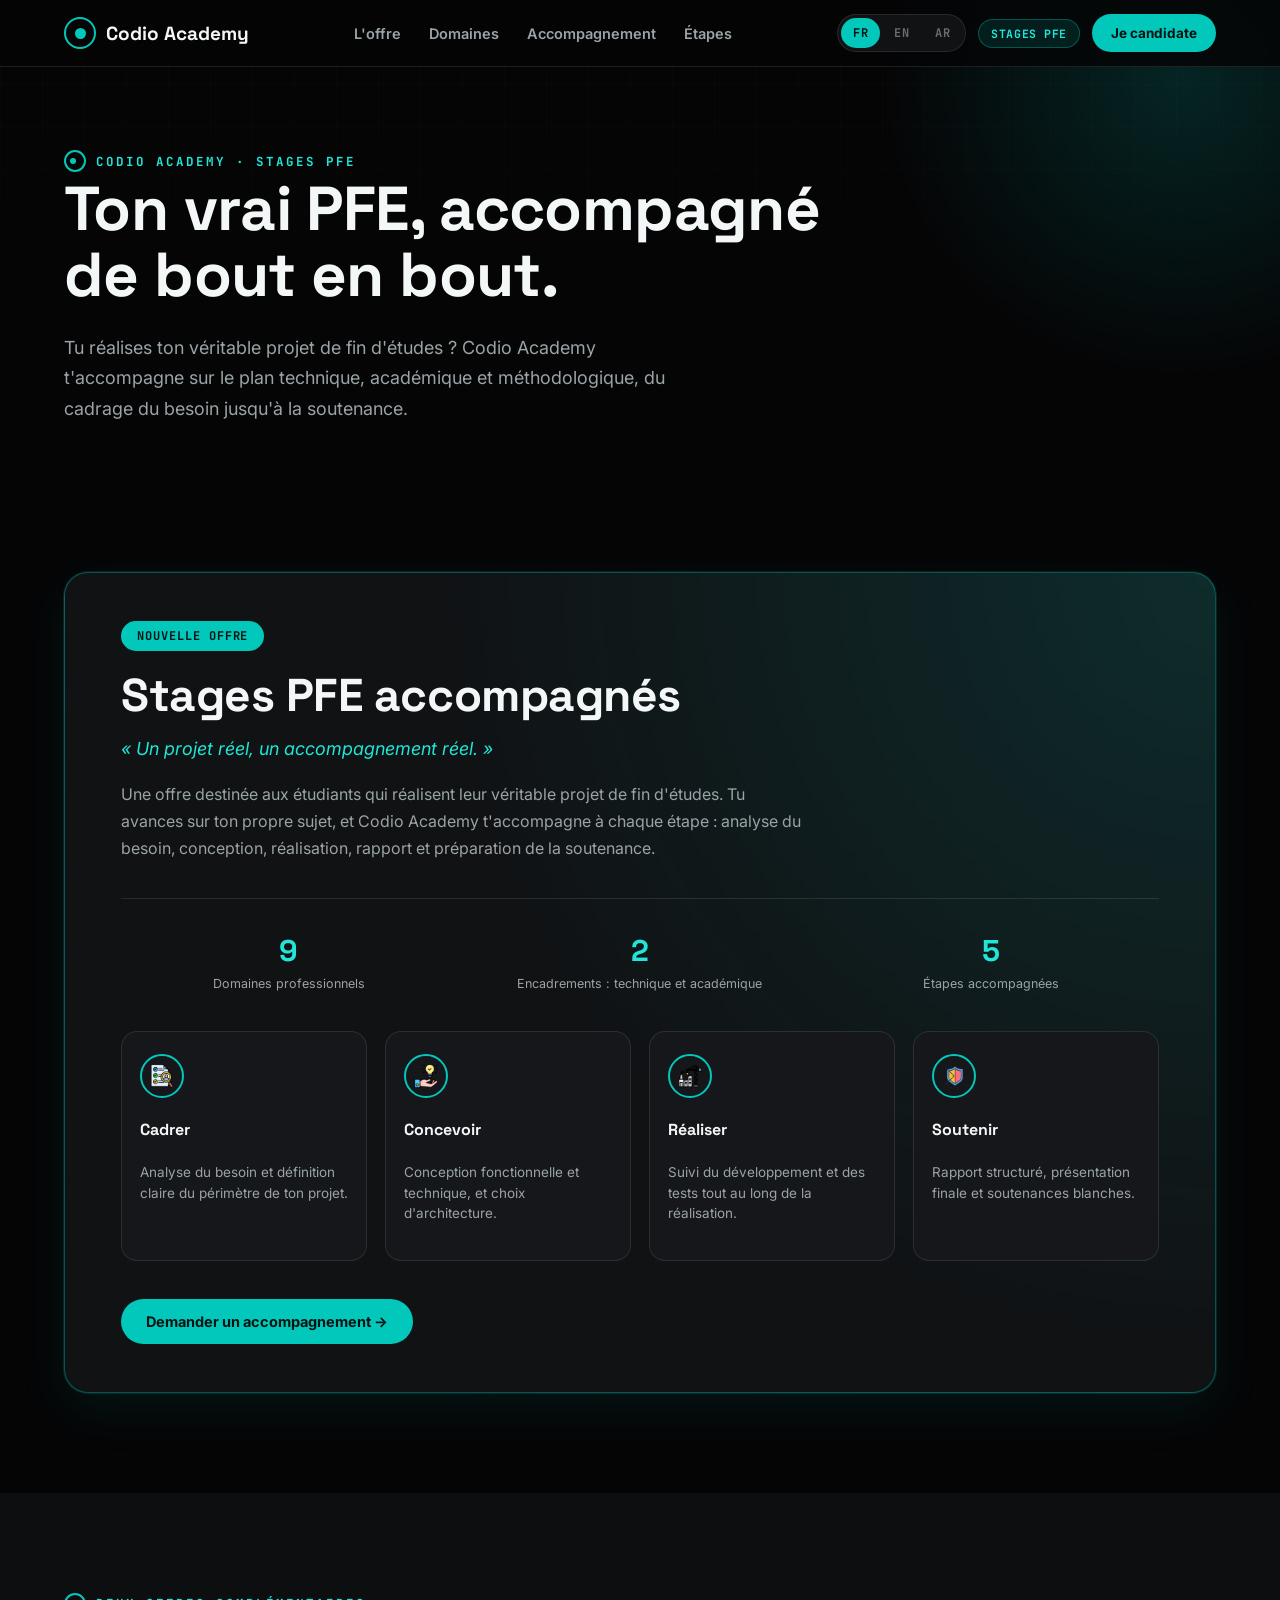
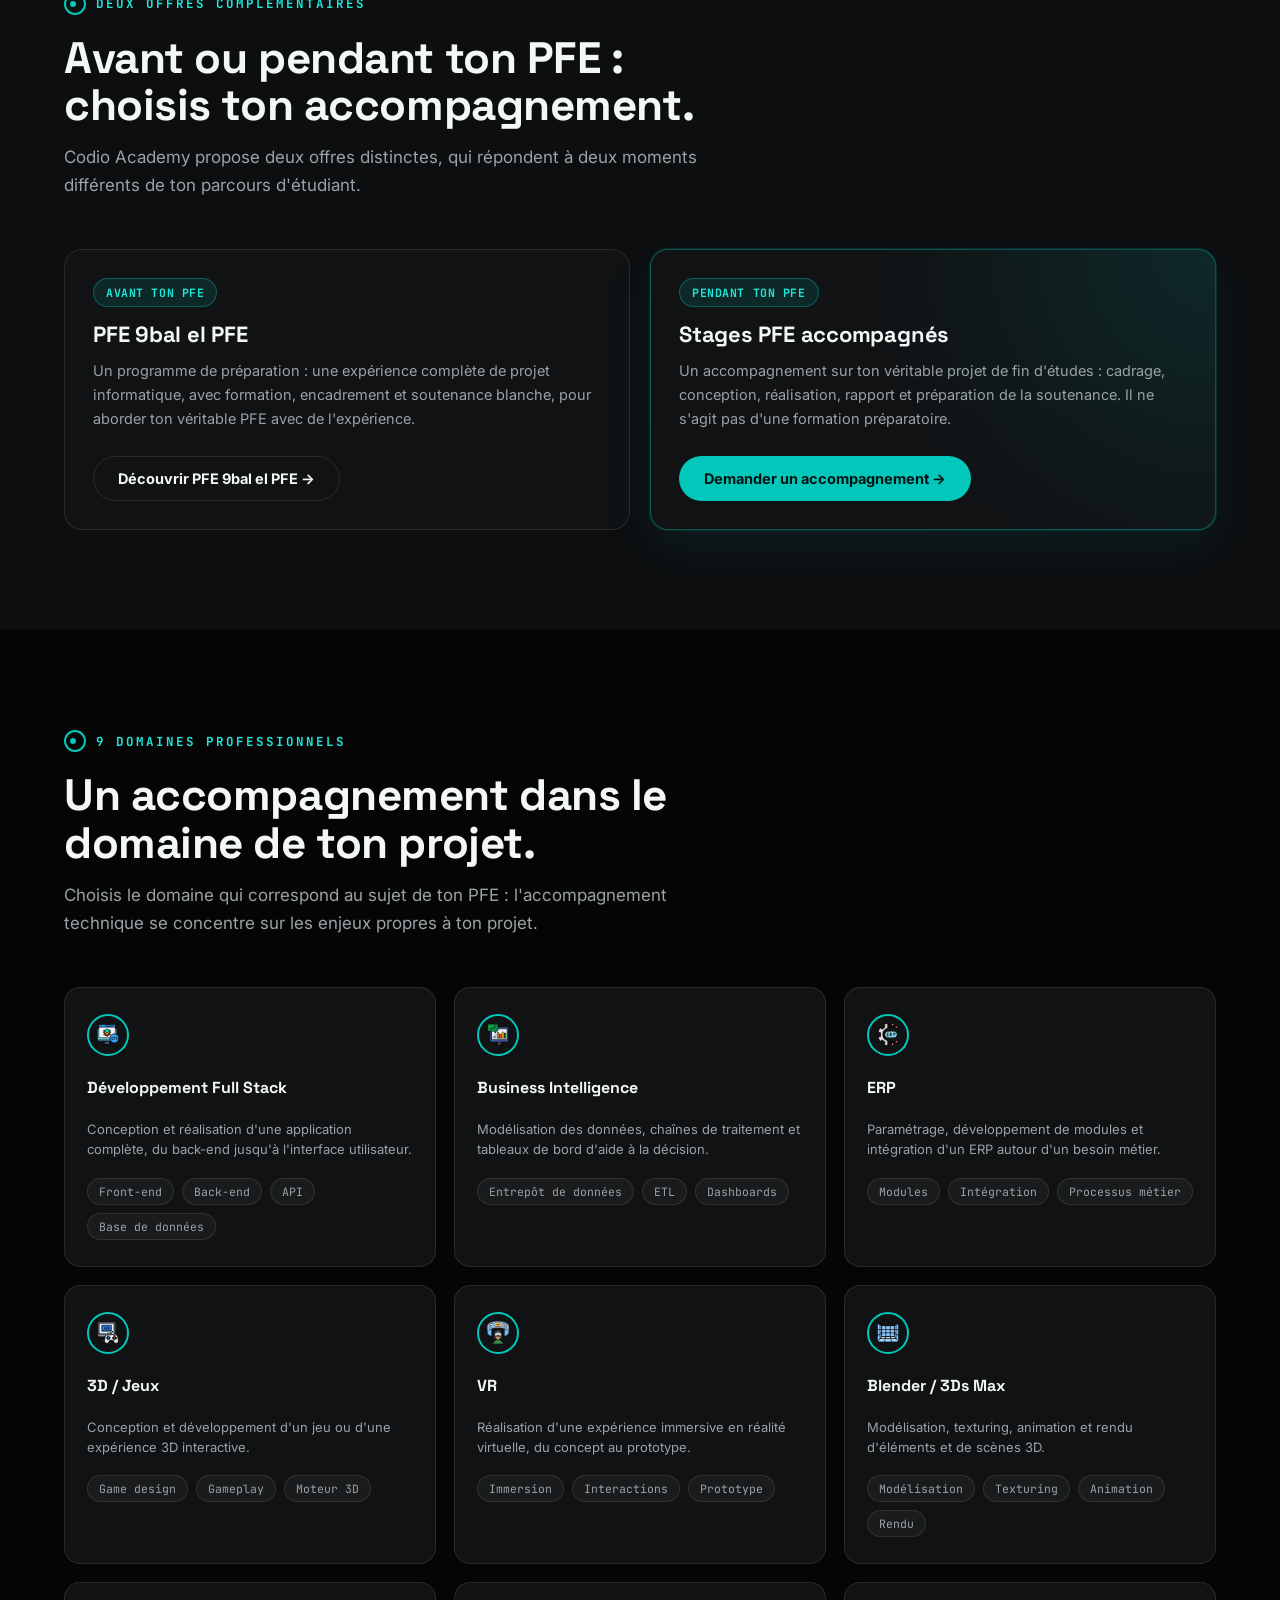
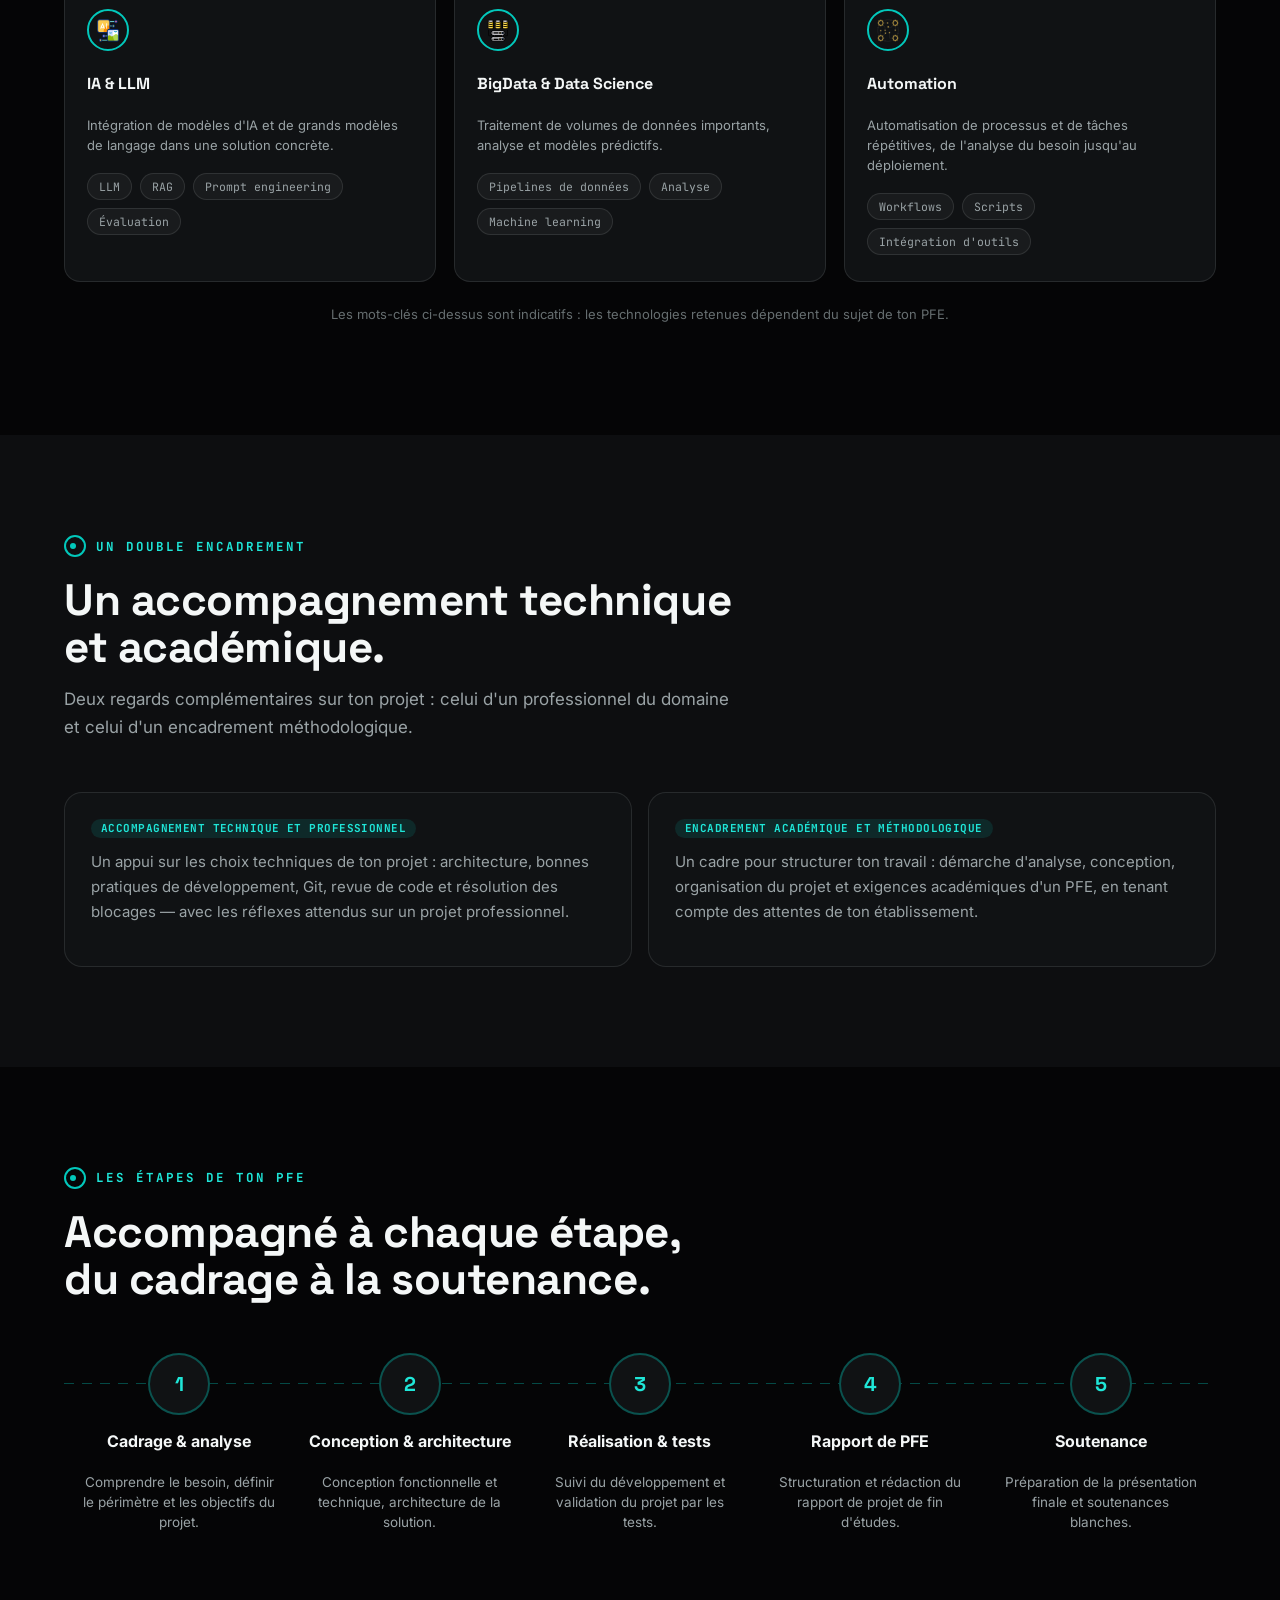
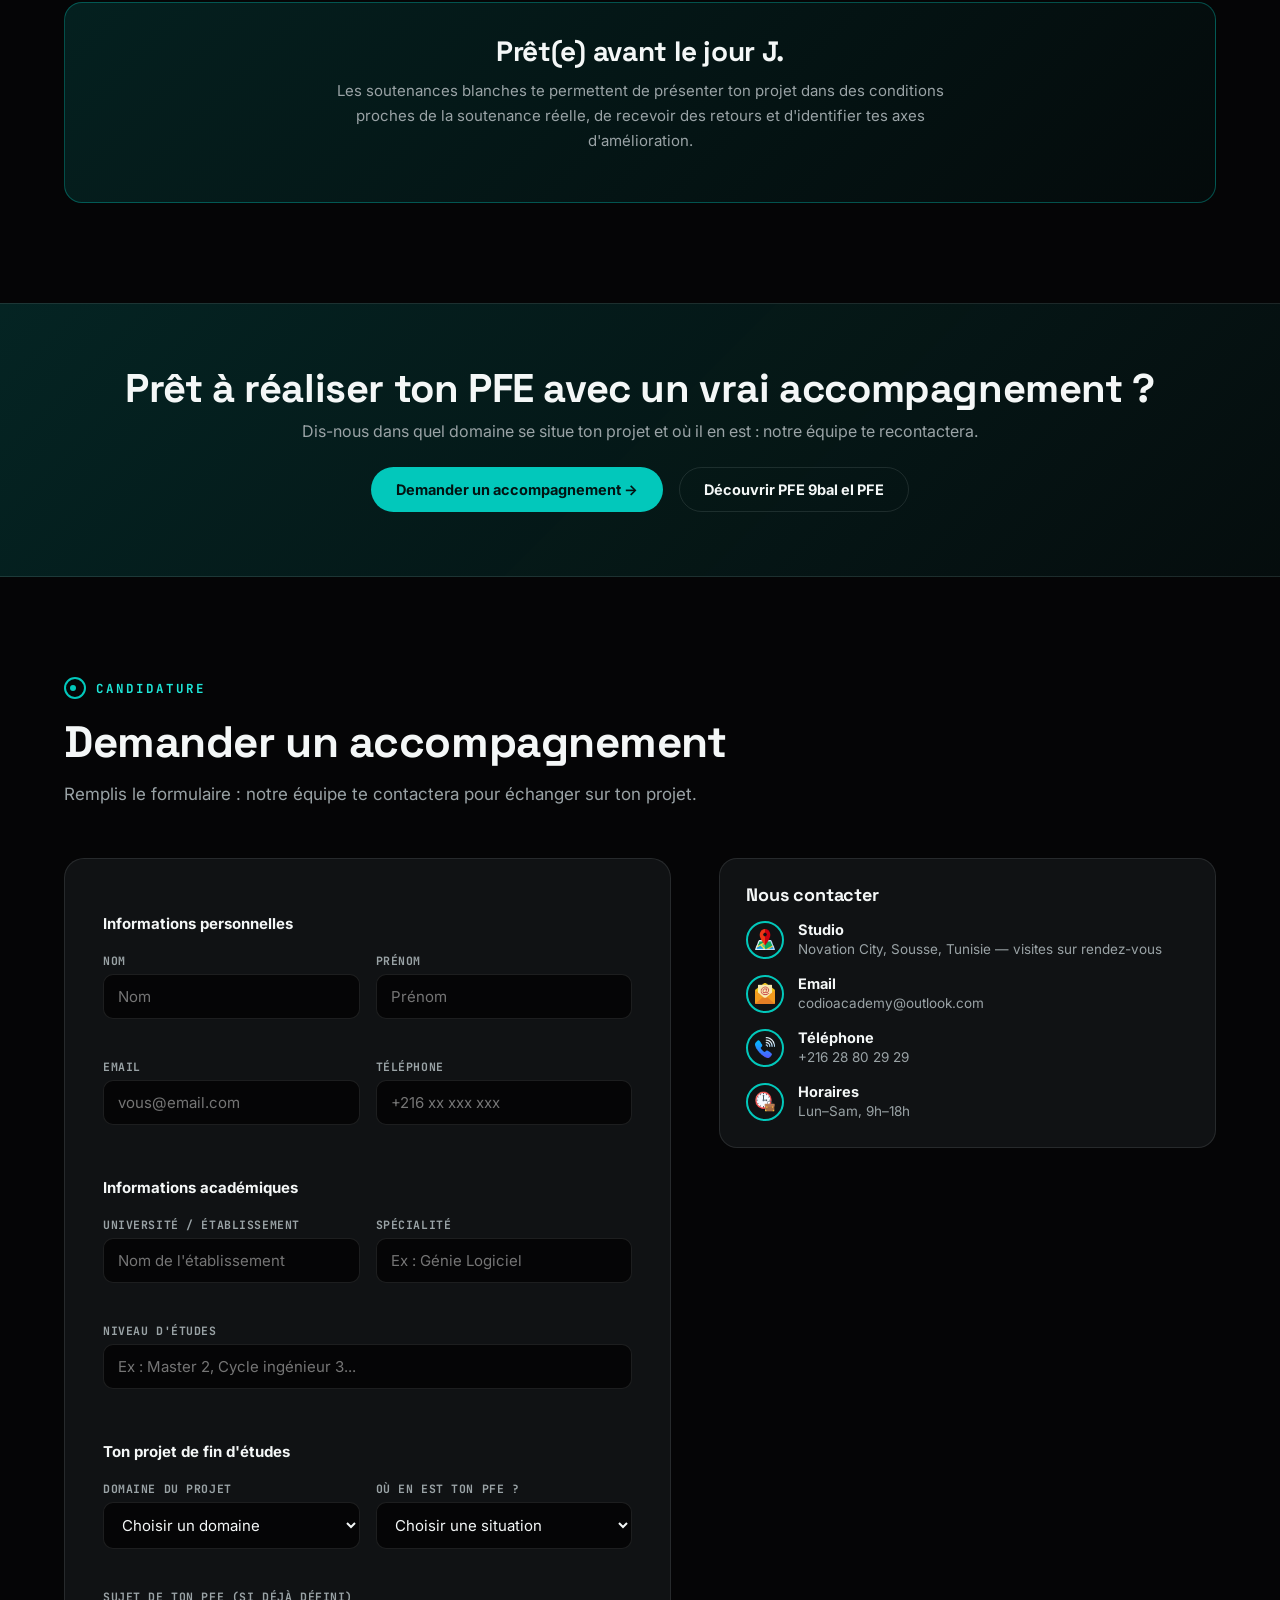
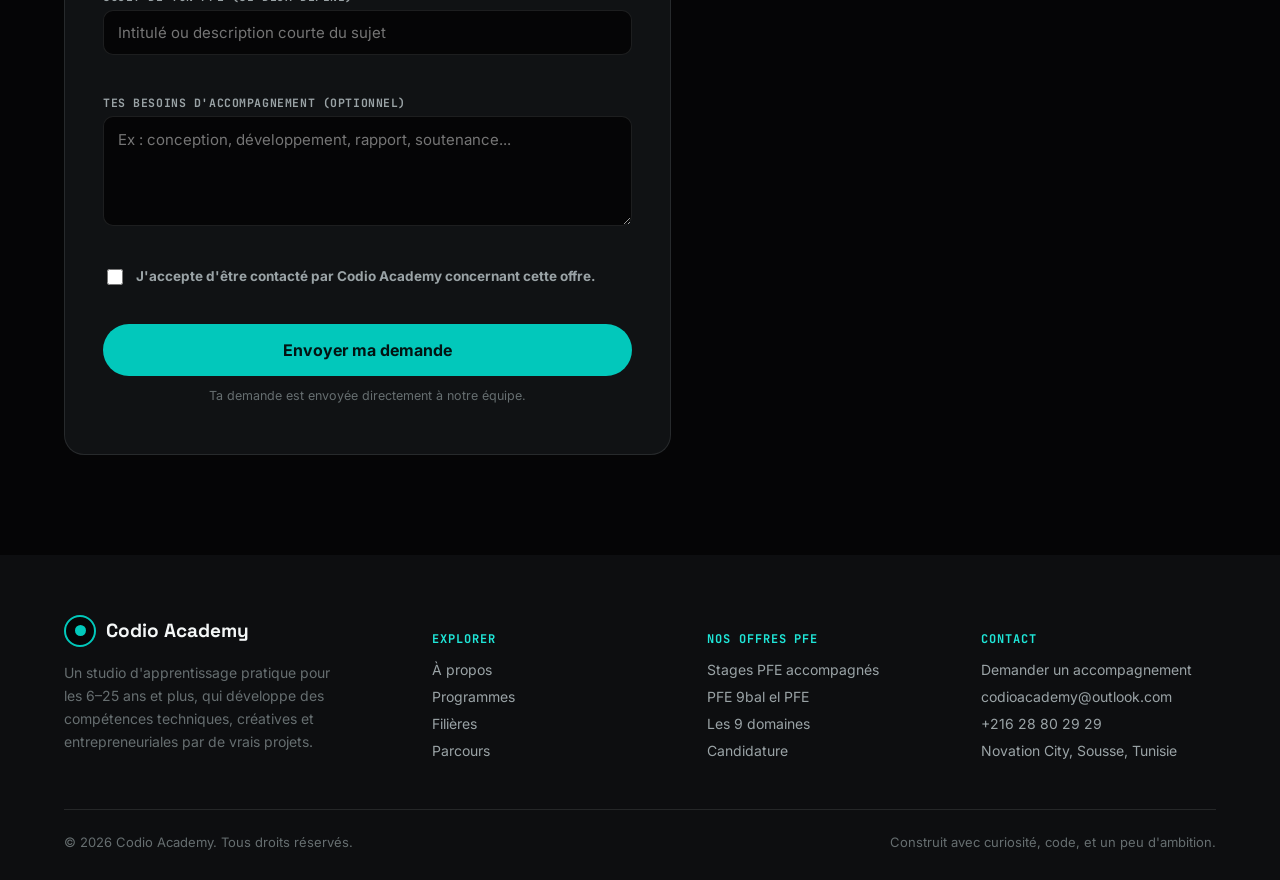
<file: pages/internship-2026.html>
<!DOCTYPE html>
<html lang="fr" dir="ltr">
<head>
<meta charset="UTF-8">
<meta name="viewport" content="width=device-width, initial-scale=1.0">
<title data-i18n="int.1">Stages PFE accompagnés | Codio Academy</title>
<meta name="description" content="Stages PFE accompagnés par Codio Academy : un accompagnement technique, académique et méthodologique pour réaliser ton véritable projet de fin d'études, du cadrage à la soutenance." data-i18n-content="int.109">
<meta property="og:title" content="Stages PFE accompagnés | Codio Academy">
<meta property="og:description" content="Réalise ton véritable PFE avec un accompagnement technique, académique et méthodologique, du cadrage aux soutenances blanches.">
<meta property="og:type" content="website">

<link rel="preconnect" href="https://fonts.googleapis.com">
<link rel="preconnect" href="https://fonts.gstatic.com" crossorigin>
<link href="https://fonts.googleapis.com/css2?family=Space+Grotesk:wght@500;600;700&family=Inter:wght@400;500;600;700;800&family=JetBrains+Mono:wght@500;700&family=Tajawal:wght@500;700;800&display=swap" rel="stylesheet">

<link rel="stylesheet" href="../css/style.css">
<!-- Composants partagés avec la page PFE (cartes, formulaire, timeline...) -->
<link rel="stylesheet" href="../css/pfe-before-pfe.css">
<link rel="stylesheet" href="../css/internship-2026.css">
</head>
<body>

<!-- ============ NAV (réutilise le header du site) ============ -->
<nav class="nav">
  <div class="nav-inner">
    <a href="../index.html" class="logo"><span class="mark"></span>Codio Academy</a>
    <div class="nav-links">
      <a href="#offre" data-i18n="int.2">L'offre</a>
      <a href="#domaines" data-i18n="int.3">Domaines</a>
      <a href="#accompagnement" data-i18n="int.4">Accompagnement</a>
      <a href="#etapes" data-i18n="int.5">Étapes</a>
    </div>
    <div class="nav-cta">
      <div class="lang-switch" role="group" aria-label="Language switch">
        <button type="button" data-lang="fr" class="active">FR</button>
        <button type="button" data-lang="en">EN</button>
        <button type="button" data-lang="ar">AR</button>
      </div>
      <span class="page-badge" data-i18n="int.6">Stages PFE</span>
      <a href="#candidature" class="btn btn-primary btn-sm" data-i18n="int.7">Je candidate</a>
      <button class="burger" id="burgerBtn" aria-label="Ouvrir le menu" aria-expanded="false" data-i18n-aria="pfe.122">
        <span></span><span></span><span></span>
      </button>
    </div>
  </div>
</nav>

<div class="scrim" id="scrim"></div>
<div class="mobile-drawer" id="drawer">
  <button class="drawer-close" id="drawerClose" aria-label="Fermer le menu" data-i18n-aria="pfe.123">✕</button>
  <a href="#offre" data-i18n="int.2">L'offre</a>
  <a href="#domaines" data-i18n="int.3">Domaines</a>
  <a href="#accompagnement" data-i18n="int.4">Accompagnement</a>
  <a href="#etapes" data-i18n="int.5">Étapes</a>
  <a href="#candidature" data-i18n="int.8">Candidature</a>
  <a href="../index.html" data-i18n="int.9">Retour à l'accueil</a>
</div>

<!-- ============ HERO (compact) ============ -->
<header class="hero pfe-hero" id="top">
  <div class="grid-overlay" aria-hidden="true"></div>
  <div class="hero-glow" aria-hidden="true"></div>
  <div class="wrap">
    <span class="eyebrow" data-i18n="int.10">Codio Academy · Stages PFE</span>
    <h1 data-i18n="int.11">Ton vrai PFE, accompagné de bout en bout.</h1>
    <p class="hero-lead" data-i18n="int.12">Tu réalises ton véritable projet de fin d'études ? Codio Academy t'accompagne sur le plan technique, académique et méthodologique, du cadrage du besoin jusqu'à la soutenance.</p>
  </div>
</header>

<!-- ============ L'OFFRE ============ -->
<section id="offre" class="pfe-section">
  <div class="wrap">
    <div class="pfe-card reveal">
      <span class="pfe-badge" data-i18n="int.13">Nouvelle offre</span>
      <h2 class="pfe-title" data-i18n="avail.c3title">Stages PFE accompagnés</h2>
      <p class="pfe-slogan" data-i18n="int.14">« Un projet réel, un accompagnement réel. »</p>
      <p class="pfe-desc" data-i18n="int.15">Une offre destinée aux étudiants qui réalisent leur véritable projet de fin d'études. Tu avances sur ton propre sujet, et Codio Academy t'accompagne à chaque étape : analyse du besoin, conception, réalisation, rapport et préparation de la soutenance.</p>

      <div class="pfe-stats internship-stats">
        <div class="pfe-stat"><strong>9</strong><span data-i18n="int.16">Domaines professionnels</span></div>
        <div class="pfe-stat"><strong>2</strong><span data-i18n="int.17">Encadrements : technique et académique</span></div>
        <div class="pfe-stat"><strong>5</strong><span data-i18n="int.18">Étapes accompagnées</span></div>
      </div>

      <div class="pfe-value-grid">
        <div class="pfe-value-item">
          <span class="ring-ico"><img src="../images/requirment.png" alt="" loading="lazy"></span>
          <h4 data-i18n="int.19">Cadrer</h4>
          <p data-i18n="int.20">Analyse du besoin et définition claire du périmètre de ton projet.</p>
        </div>
        <div class="pfe-value-item">
          <span class="ring-ico"><img src="../images/solution.png" alt="" loading="lazy"></span>
          <h4 data-i18n="int.21">Concevoir</h4>
          <p data-i18n="int.22">Conception fonctionnelle et technique, et choix d'architecture.</p>
        </div>
        <div class="pfe-value-item">
          <span class="ring-ico"><img src="../images/project-development.png" alt="" loading="lazy"></span>
          <h4 data-i18n="int.23">Réaliser</h4>
          <p data-i18n="int.24">Suivi du développement et des tests tout au long de la réalisation.</p>
        </div>
        <div class="pfe-value-item">
          <span class="ring-ico"><img src="../images/defend.png" alt="" loading="lazy"></span>
          <h4 data-i18n="int.25">Soutenir</h4>
          <p data-i18n="int.26">Rapport structuré, présentation finale et soutenances blanches.</p>
        </div>
      </div>

      <a href="#candidature" class="btn btn-primary" data-i18n="int.27">Demander un accompagnement →</a>
    </div>
  </div>
</section>

<!-- ============ DEUX OFFRES COMPLÉMENTAIRES ============ -->
<section class="about" id="offres">
  <div class="wrap">
    <div class="section-head reveal">
      <span class="eyebrow" data-i18n="int.28">Deux offres complémentaires</span>
      <h2 data-i18n="int.29">Avant ou pendant ton PFE : choisis ton accompagnement.</h2>
      <p data-i18n="int.30">Codio Academy propose deux offres distinctes, qui répondent à deux moments différents de ton parcours d'étudiant.</p>
    </div>
    <div class="compare-grid offers-compare">
      <div class="compare-col reveal">
        <span class="page-badge" data-i18n="int.31">Avant ton PFE</span>
        <h3>PFE 9bal el PFE</h3>
        <p data-i18n="int.32">Un programme de préparation : une expérience complète de projet informatique, avec formation, encadrement et soutenance blanche, pour aborder ton véritable PFE avec de l'expérience.</p>
        <a href="pfe-before-pfe.html" class="btn btn-ghost" data-i18n="pfe.94">Découvrir PFE 9bal el PFE →</a>
      </div>
      <div class="compare-col is-current reveal">
        <span class="page-badge" data-i18n="int.33">Pendant ton PFE</span>
        <h3 data-i18n="avail.c3title">Stages PFE accompagnés</h3>
        <p data-i18n="int.34">Un accompagnement sur ton véritable projet de fin d'études : cadrage, conception, réalisation, rapport et préparation de la soutenance. Il ne s'agit pas d'une formation préparatoire.</p>
        <a href="#candidature" class="btn btn-primary" data-i18n="int.27">Demander un accompagnement →</a>
      </div>
    </div>
  </div>
</section>

<!-- ============ DOMAINES PROFESSIONNELS ============ -->
<section id="domaines">
  <div class="wrap">
    <div class="section-head reveal">
      <span class="eyebrow" data-i18n="int.35">9 domaines professionnels</span>
      <h2 data-i18n="int.36">Un accompagnement dans le domaine de ton projet.</h2>
      <p data-i18n="int.37">Choisis le domaine qui correspond au sujet de ton PFE : l'accompagnement technique se concentre sur les enjeux propres à ton projet.</p>
    </div>
    <div class="parcours-grid internship-domains">
      <div class="track-card reveal">
        <span class="ring-ico"><img src="../images/full-stack-development.png" alt="" loading="lazy"></span>
        <h4 data-i18n="pfe.45">Développement Full Stack</h4>
        <p class="desc" data-i18n="int.38">Conception et réalisation d'une application complète, du back-end jusqu'à l'interface utilisateur.</p>
        <div class="prog-tags"><span>Front-end</span><span>Back-end</span><span>API</span><span data-i18n="int.39">Base de données</span></div>
      </div>
      <div class="track-card reveal">
        <span class="ring-ico"><img src="../images/business-intelligence.png" alt="" loading="lazy"></span>
        <h4 data-i18n="pfe.47">Business Intelligence</h4>
        <p class="desc" data-i18n="int.40">Modélisation des données, chaînes de traitement et tableaux de bord d'aide à la décision.</p>
        <div class="prog-tags"><span data-i18n="int.41">Entrepôt de données</span><span>ETL</span><span>Dashboards</span></div>
      </div>
      <div class="track-card reveal">
        <span class="ring-ico"><img src="../images/erp.png" alt="" loading="lazy"></span>
        <h4>ERP</h4>
        <p class="desc" data-i18n="int.42">Paramétrage, développement de modules et intégration d'un ERP autour d'un besoin métier.</p>
        <div class="prog-tags"><span data-i18n="int.43">Modules</span><span data-i18n="int.44">Intégration</span><span data-i18n="int.45">Processus métier</span></div>
      </div>
      <div class="track-card reveal">
        <span class="ring-ico"><img src="../images/game-development.png" alt="" loading="lazy"></span>
        <h4 data-i18n="pfe.51">3D / Jeux</h4>
        <p class="desc" data-i18n="int.46">Conception et développement d'un jeu ou d'une expérience 3D interactive.</p>
        <div class="prog-tags"><span>Game design</span><span>Gameplay</span><span data-i18n="int.47">Moteur 3D</span></div>
      </div>
      <div class="track-card reveal">
        <span class="ring-ico"><img src="../images/virtual-reality.png" alt="" loading="lazy"></span>
        <h4>VR</h4>
        <p class="desc" data-i18n="int.48">Réalisation d'une expérience immersive en réalité virtuelle, du concept au prototype.</p>
        <div class="prog-tags"><span data-i18n="int.49">Immersion</span><span data-i18n="int.50">Interactions</span><span data-i18n="int.51">Prototype</span></div>
      </div>
      <div class="track-card reveal">
        <span class="ring-ico"><img src="../images/blender.png" alt="" loading="lazy"></span>
        <h4><span dir="ltr">Blender / 3Ds Max</span></h4>
        <p class="desc" data-i18n="int.52">Modélisation, texturing, animation et rendu d'éléments et de scènes 3D.</p>
        <div class="prog-tags"><span data-i18n="int.53">Modélisation</span><span>Texturing</span><span data-i18n="int.54">Animation</span><span data-i18n="int.55">Rendu</span></div>
      </div>
      <div class="track-card reveal">
        <span class="ring-ico"><img src="../images/ia-datascience.png" alt="" loading="lazy"></span>
        <h4 data-i18n="int.56">IA &amp; LLM</h4>
        <p class="desc" data-i18n="int.57">Intégration de modèles d'IA et de grands modèles de langage dans une solution concrète.</p>
        <div class="prog-tags"><span>LLM</span><span>RAG</span><span>Prompt engineering</span><span data-i18n="int.58">Évaluation</span></div>
      </div>
      <div class="track-card reveal">
        <span class="ring-ico"><img src="../images/databases-ia.png" alt="" loading="lazy"></span>
        <h4 data-i18n="int.59">BigData &amp; Data Science</h4>
        <p class="desc" data-i18n="int.60">Traitement de volumes de données importants, analyse et modèles prédictifs.</p>
        <div class="prog-tags"><span data-i18n="int.61">Pipelines de données</span><span data-i18n="pfe.70">Analyse</span><span>Machine learning</span></div>
      </div>
      <div class="track-card reveal">
        <span class="ring-ico"><img src="../images/integrations.png" alt="" loading="lazy"></span>
        <h4 data-i18n="int.62">Automation</h4>
        <p class="desc" data-i18n="int.63">Automatisation de processus et de tâches répétitives, de l'analyse du besoin jusqu'au déploiement.</p>
        <div class="prog-tags"><span>Workflows</span><span>Scripts</span><span data-i18n="int.64">Intégration d'outils</span></div>
      </div>
    </div>
    <p class="domains-note reveal" data-i18n="int.65">Les mots-clés ci-dessus sont indicatifs : les technologies retenues dépendent du sujet de ton PFE.</p>
  </div>
</section>

<!-- ============ ACCOMPAGNEMENT ============ -->
<section class="about" id="accompagnement">
  <div class="wrap">
    <div class="section-head reveal">
      <span class="eyebrow" data-i18n="int.66">Un double encadrement</span>
      <h2 data-i18n="int.67">Un accompagnement technique et académique.</h2>
      <p data-i18n="int.68">Deux regards complémentaires sur ton projet : celui d'un professionnel du domaine et celui d'un encadrement méthodologique.</p>
    </div>
    <div class="encadrement-grid">
      <div class="mv-card reveal">
        <h3><span class="tag" data-i18n="int.69">Accompagnement technique et professionnel</span></h3>
        <p data-i18n="int.70">Un appui sur les choix techniques de ton projet : architecture, bonnes pratiques de développement, Git, revue de code et résolution des blocages — avec les réflexes attendus sur un projet professionnel.</p>
      </div>
      <div class="mv-card reveal">
        <h3><span class="tag" data-i18n="int.71">Encadrement académique et méthodologique</span></h3>
        <p data-i18n="int.72">Un cadre pour structurer ton travail : démarche d'analyse, conception, organisation du projet et exigences académiques d'un PFE, en tenant compte des attentes de ton établissement.</p>
      </div>
    </div>
  </div>
</section>

<!-- ============ ÉTAPES ============ -->
<section id="etapes">
  <div class="wrap">
    <div class="section-head reveal">
      <span class="eyebrow" data-i18n="int.73">Les étapes de ton PFE</span>
      <h2 data-i18n="int.74">Accompagné à chaque étape, du cadrage à la soutenance.</h2>
    </div>
    <div class="journey-row">
      <div class="journey-line" aria-hidden="true"></div>
      <div class="journey-step reveal"><div class="journey-num">1</div><h4 data-i18n="int.75">Cadrage &amp; analyse</h4><p data-i18n="int.76">Comprendre le besoin, définir le périmètre et les objectifs du projet.</p></div>
      <div class="journey-step reveal"><div class="journey-num">2</div><h4 data-i18n="int.77">Conception &amp; architecture</h4><p data-i18n="int.78">Conception fonctionnelle et technique, architecture de la solution.</p></div>
      <div class="journey-step reveal"><div class="journey-num">3</div><h4 data-i18n="int.79">Réalisation &amp; tests</h4><p data-i18n="int.80">Suivi du développement et validation du projet par les tests.</p></div>
      <div class="journey-step reveal"><div class="journey-num">4</div><h4 data-i18n="int.81">Rapport de PFE</h4><p data-i18n="int.82">Structuration et rédaction du rapport de projet de fin d'études.</p></div>
      <div class="journey-step reveal"><div class="journey-num">5</div><h4 data-i18n="int.83">Soutenance</h4><p data-i18n="int.84">Préparation de la présentation finale et soutenances blanches.</p></div>
    </div>

    <div class="soutenance-highlight reveal">
      <h3 data-i18n="int.85">Prêt(e) avant le jour J.</h3>
      <p data-i18n="int.86">Les soutenances blanches te permettent de présenter ton projet dans des conditions proches de la soutenance réelle, de recevoir des retours et d'identifier tes axes d'amélioration.</p>
    </div>
  </div>
</section>

<!-- ============ CTA ============ -->
<section class="cta-strip">
  <div class="wrap">
    <h2 data-i18n="int.87">Prêt à réaliser ton PFE avec un vrai accompagnement ?</h2>
    <p data-i18n="int.88">Dis-nous dans quel domaine se situe ton projet et où il en est : notre équipe te recontactera.</p>
    <div class="hero-ctas cta-actions">
      <a href="#candidature" class="btn btn-primary" data-i18n="int.27">Demander un accompagnement →</a>
      <a href="pfe-before-pfe.html" class="btn btn-ghost" data-i18n="int.89">Découvrir PFE 9bal el PFE</a>
    </div>
  </div>
</section>

<!-- ============ CANDIDATURE (formulaire intégré) ============ -->
<section id="candidature">
  <div class="wrap">
    <div class="section-head reveal">
      <span class="eyebrow" data-i18n="int.8">Candidature</span>
      <h2 data-i18n="int.90">Demander un accompagnement</h2>
      <p data-i18n="int.91">Remplis le formulaire : notre équipe te contactera pour échanger sur ton projet.</p>
    </div>
    <div class="contact-grid">
      <div class="intern-form-col">
        <form class="form-card reveal" id="internForm" action="https://formsubmit.co/codioacademy@outlook.com" method="POST" novalidate>

          <!-- Configuration FormSubmit (même destinataire que les autres formulaires du site) -->
          <input type="hidden" name="_subject" id="internSubject" value="Demande d'accompagnement — Stage PFE accompagné">
          <input type="hidden" name="_template" value="table">
          <input type="hidden" name="_captcha" value="false">
          <input type="text" name="_honey" style="display:none">

          <p class="section-head" style="margin-bottom:20px;"><strong style="font-size:15px;color:var(--ink);" data-i18n="pfe.97">Informations personnelles</strong></p>
          <div class="form-row">
            <div class="field">
              <label for="internLastName" data-i18n="pfe.98">Nom</label>
              <input id="internLastName" name="Nom" type="text" placeholder="Nom" data-i18n-ph="pfe.98">
              <span class="field-error"></span>
            </div>
            <div class="field">
              <label for="internFirstName" data-i18n="pfe.99">Prénom</label>
              <input id="internFirstName" name="Prénom" type="text" placeholder="Prénom" data-i18n-ph="pfe.99">
              <span class="field-error"></span>
            </div>
          </div>
          <div class="form-row">
            <div class="field">
              <label for="internEmail" data-i18n="contact.f5">Email</label>
              <input id="internEmail" name="Email" type="email" placeholder="vous@email.com" data-i18n-ph="contact.f5ph">
              <span class="field-error"></span>
            </div>
            <div class="field">
              <label for="internPhone" data-i18n="contact.f6">Téléphone</label>
              <input id="internPhone" name="Téléphone" type="tel" dir="ltr" placeholder="+216 xx xxx xxx">
              <span class="field-error"></span>
            </div>
          </div>

          <p class="section-head" style="margin:28px 0 20px;"><strong style="font-size:15px;color:var(--ink);" data-i18n="pfe.100">Informations académiques</strong></p>
          <div class="form-row">
            <div class="field">
              <label for="internSchool" data-i18n="pfe.101">Université / établissement</label>
              <input id="internSchool" name="Université" type="text" placeholder="Nom de l'établissement" data-i18n-ph="pfe.124">
              <span class="field-error"></span>
            </div>
            <div class="field">
              <label for="internSpeciality" data-i18n="pfe.102">Spécialité</label>
              <input id="internSpeciality" name="Spécialité" type="text" placeholder="Ex : Génie Logiciel" data-i18n-ph="pfe.125">
              <span class="field-error"></span>
            </div>
          </div>
          <div class="form-row">
            <div class="field full">
              <label for="internStudyLevel" data-i18n="pfe.103">Niveau d'études</label>
              <input id="internStudyLevel" name="Niveau_etudes" type="text" placeholder="Ex : Master 2, Cycle ingénieur 3..." data-i18n-ph="int.110">
              <span class="field-error"></span>
            </div>
          </div>

          <p class="section-head" style="margin:28px 0 20px;"><strong style="font-size:15px;color:var(--ink);" data-i18n="int.92">Ton projet de fin d'études</strong></p>
          <div class="form-row">
            <div class="field">
              <label for="internDomain" data-i18n="int.93">Domaine du projet</label>
              <select id="internDomain" name="Domaine_du_projet">
                <option value="" disabled selected data-i18n="int.94">Choisir un domaine</option>
                <option value="Développement Full Stack" data-i18n="pfe.45">Développement Full Stack</option>
                <option value="Business Intelligence" data-i18n="pfe.47">Business Intelligence</option>
                <option value="ERP">ERP</option>
                <option value="3D / Jeux" data-i18n="pfe.51">3D / Jeux</option>
                <option value="VR">VR</option>
                <option value="Blender / 3Ds Max">Blender / 3Ds Max</option>
                <option value="IA & LLM" data-i18n="int.56">IA &amp; LLM</option>
                <option value="BigData & Data Science" data-i18n="int.59">BigData &amp; Data Science</option>
                <option value="Automation" data-i18n="int.62">Automation</option>
              </select>
              <span class="field-error"></span>
            </div>
            <div class="field">
              <label for="internStatus" data-i18n="int.95">Où en est ton PFE ?</label>
              <select id="internStatus" name="Avancement_PFE">
                <option value="" disabled selected data-i18n="int.96">Choisir une situation</option>
                <option value="Sujet pas encore défini" data-i18n="int.97">Mon sujet n'est pas encore défini</option>
                <option value="Sujet défini, PFE pas commencé" data-i18n="int.98">Mon sujet est défini, je n'ai pas encore commencé</option>
                <option value="PFE en cours" data-i18n="int.99">Mon PFE est déjà en cours</option>
              </select>
              <span class="field-error"></span>
            </div>
          </div>
          <div class="form-row">
            <div class="field full">
              <label for="internSubjectTitle" data-i18n="int.100">Sujet de ton PFE (si déjà défini)</label>
              <input id="internSubjectTitle" name="Sujet_PFE" type="text" placeholder="Intitulé ou description courte du sujet" data-i18n-ph="int.111">
              <span class="field-error"></span>
            </div>
          </div>
          <div class="form-row">
            <div class="field full">
              <label for="internMessage" data-i18n="int.101">Tes besoins d'accompagnement (optionnel)</label>
              <textarea id="internMessage" name="Besoins_accompagnement" rows="3" placeholder="Ex : conception, développement, rapport, soutenance..." data-i18n-ph="int.112"></textarea>
              <span class="field-error"></span>
            </div>
          </div>

          <div class="form-row" style="margin-bottom:6px;">
            <div class="field full">
              <div class="field-checkbox">
                <input id="internConsent" name="Consentement" type="checkbox" value="J'accepte d'être contacté">
                <label for="internConsent" style="text-transform:none;letter-spacing:0;font-family:var(--body);font-size:13.5px;" data-i18n="int.102">J'accepte d'être contacté par Codio Academy concernant cette offre.</label>
              </div>
              <span class="field-error"></span>
            </div>
          </div>

          <button type="submit" class="btn btn-primary" data-i18n="int.103">Envoyer ma demande</button>
          <p class="form-note" data-i18n="int.104">Ta demande est envoyée directement à notre équipe.</p>
        </form>

        <!-- Feedback affiché après envoi réussi -->
        <div class="form-card form-success" id="internSuccess">
          <span class="check-badge">✓</span>
          <h3 data-i18n="int.105">Merci pour ta demande !</h3>
          <p data-i18n="int.106">Ta demande a bien été envoyée à l'équipe Codio Academy, qui te contactera prochainement.</p>
        </div>
      </div>

      <div class="contact-info reveal">
        <div class="info-block">
          <h3 data-i18n="contact.getInTouch">Nous contacter</h3>
          <div class="info-item"><span class="ring-ico"><img src="../images/location.png" alt="" loading="lazy"></span><div><strong data-i18n="pfe.117">Studio</strong><span data-i18n="contact.locV">Novation City, Sousse, Tunisie — visites sur rendez-vous</span></div></div>
          <div class="info-item"><span class="ring-ico"><img src="../images/email.png" alt="" loading="lazy"></span><div><strong data-i18n="contact.f5">Email</strong><span>codioacademy@outlook.com</span></div></div>
          <div class="info-item"><span class="ring-ico"><img src="../images/phone-call.png" alt="" loading="lazy"></span><div><strong data-i18n="contact.f6">Téléphone</strong><span dir="ltr">+216 28 80 29 29</span></div></div>
          <div class="info-item"><span class="ring-ico"><img src="../images/working-time.png" alt="" loading="lazy"></span><div><strong data-i18n="contact.hours">Horaires</strong><span data-i18n="contact.hoursV">Lun–Sam, 9h–18h</span></div></div>
        </div>
      </div>
    </div>
  </div>
</section>

<!-- ============ FOOTER (réutilise le footer du site) ============ -->
<footer>
  <div class="wrap">
    <div class="footer-grid">
      <div class="footer-brand">
        <a href="../index.html" class="logo"><span class="mark"></span>Codio Academy</a>
        <p data-i18n="footer.tagline">Un studio d'apprentissage pratique pour les 6–25 ans et plus, qui développe des compétences techniques, créatives et entrepreneuriales par de vrais projets.</p>
      </div>
      <div class="footer-col">
        <h4 data-i18n="footer.explore">Explorer</h4>
        <a href="../index.html#about" data-i18n="nav.about">À&nbsp;propos</a>
        <a href="../index.html#programs" data-i18n="nav.programs">Programmes</a>
        <a href="../index.html#tracks" data-i18n="nav.tracks">Filières</a>
        <a href="../index.html#journey" data-i18n="nav.journey">Parcours</a>
      </div>
      <div class="footer-col">
        <h4 data-i18n="int.107">Nos offres PFE</h4>
        <a href="#top" data-i18n="avail.c3title">Stages PFE accompagnés</a>
        <a href="pfe-before-pfe.html">PFE 9bal el PFE</a>
        <a href="#domaines" data-i18n="int.108">Les 9 domaines</a>
        <a href="#candidature" data-i18n="int.8">Candidature</a>
      </div>
      <div class="footer-col">
        <h4 data-i18n="nav.contact">Contact</h4>
        <a href="#candidature" data-i18n="int.90">Demander un accompagnement</a>
        <span>codioacademy@outlook.com</span>
        <span dir="ltr">+216 28 80 29 29</span>
        <span data-i18n="footer.location">Novation City, Sousse, Tunisie</span>
      </div>
    </div>
    <div class="footer-bottom">
      <span data-i18n="footer.rights">© 2026 Codio Academy. Tous droits réservés.</span>
      <span data-i18n="footer.built">Construit avec curiosité, code, et un peu d'ambition.</span>
    </div>
  </div>
</footer>

<script src="../js/i18n.js"></script>
<script src="../js/i18n-home.js"></script>
<script src="../js/i18n-pages.js"></script>
<script src="../js/internship-2026.js"></script>
</body>
</html>
</file>
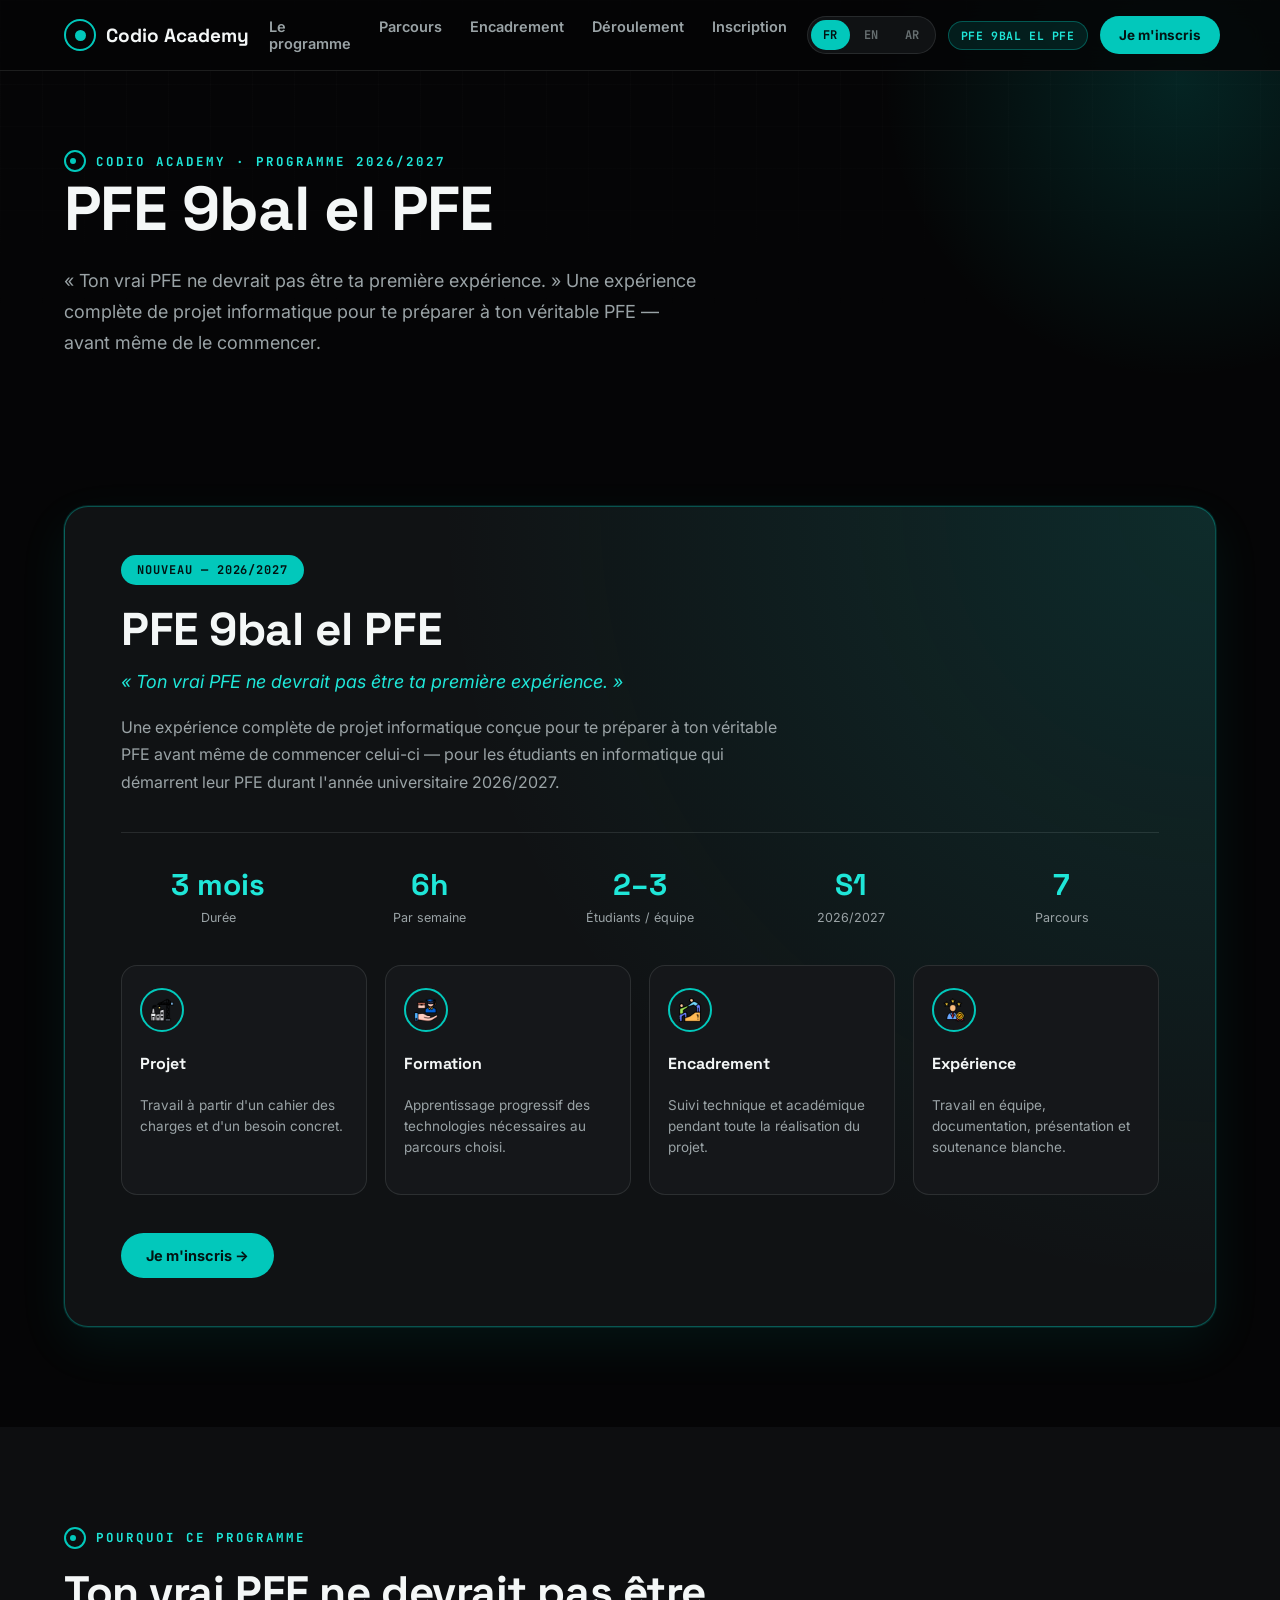
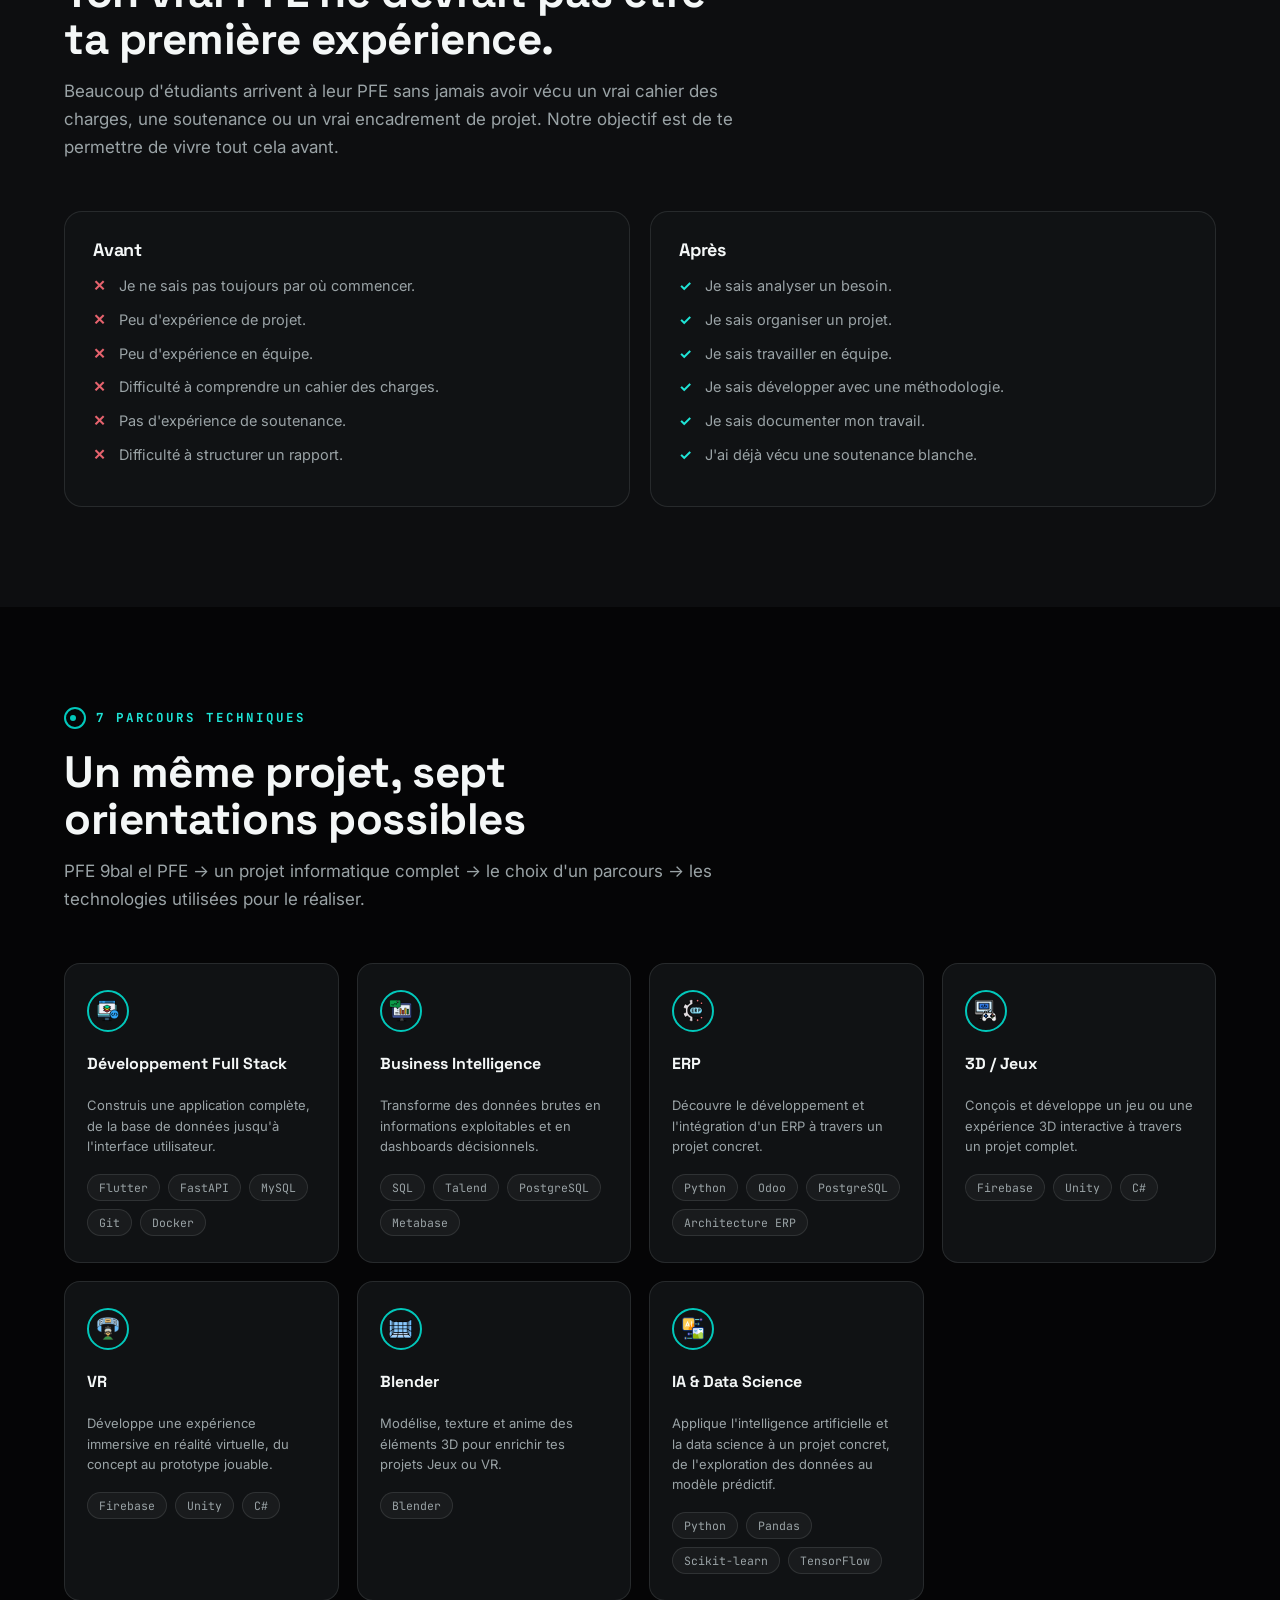
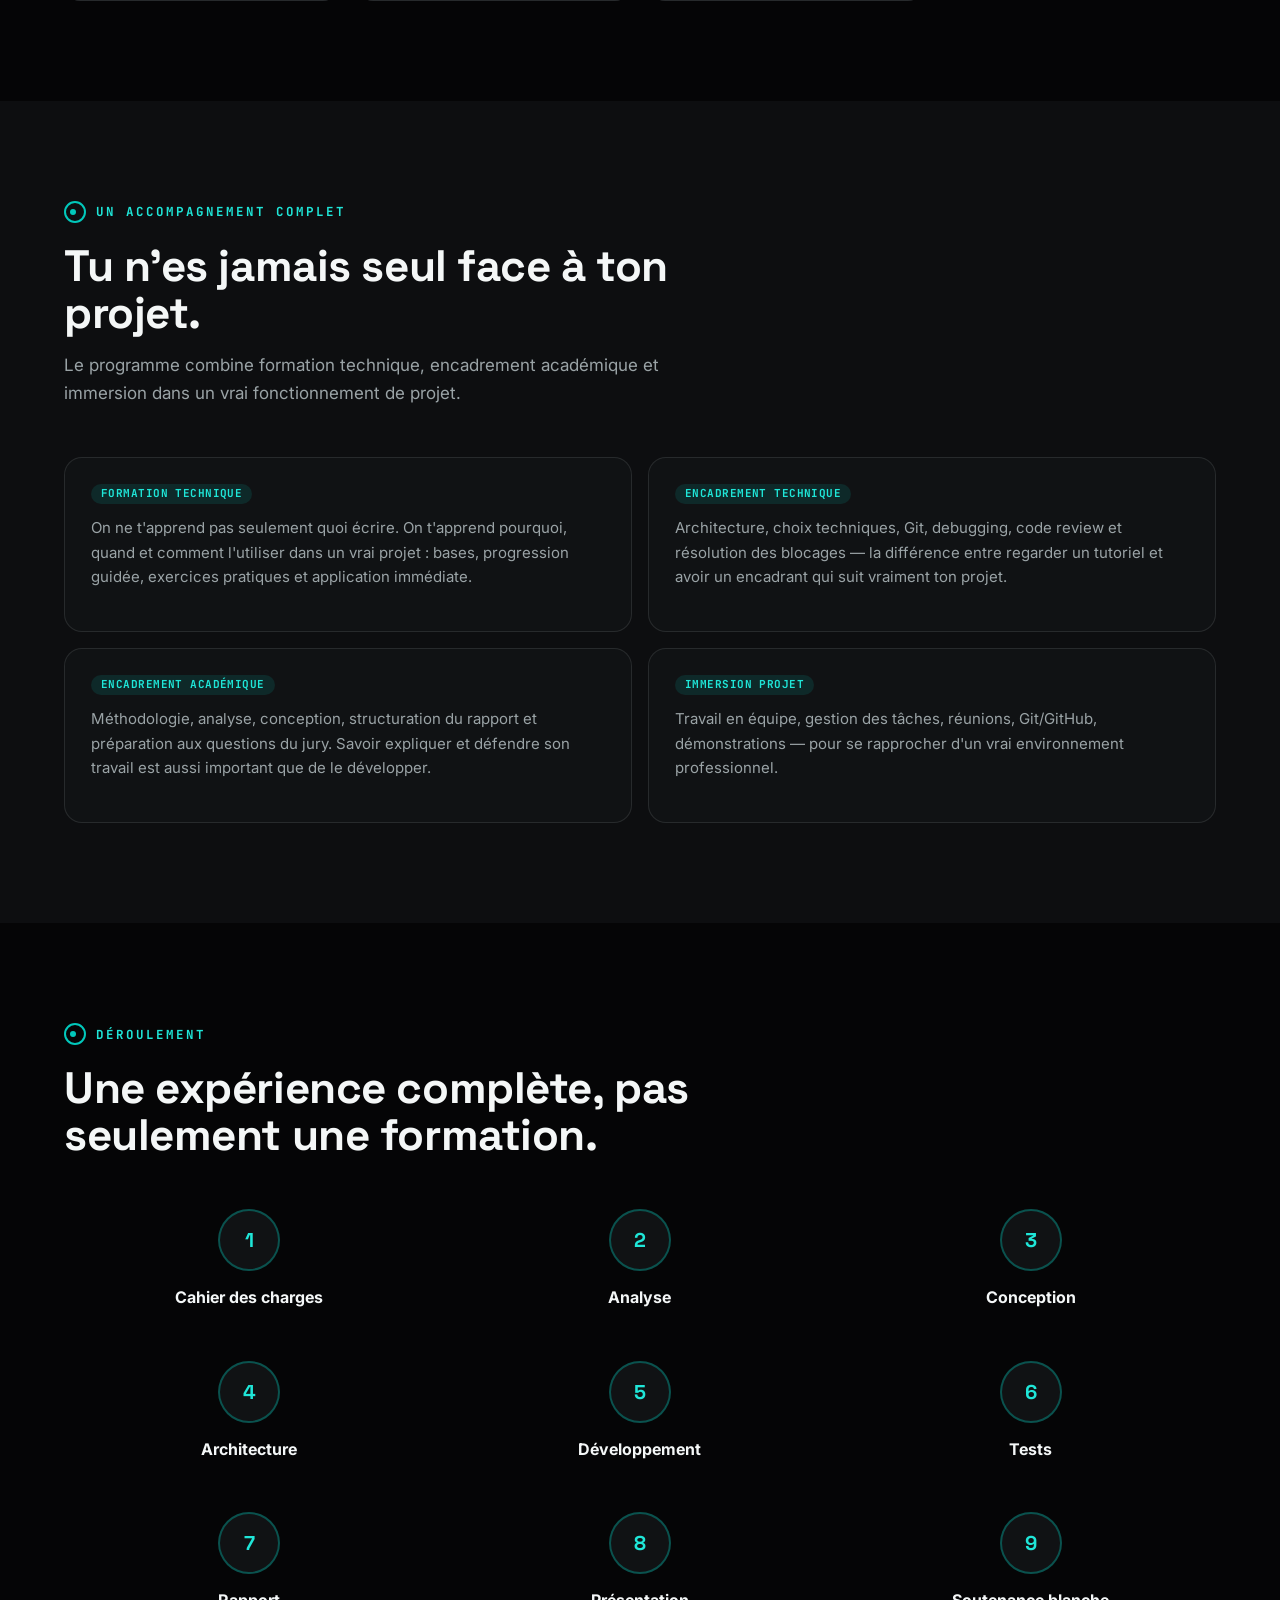
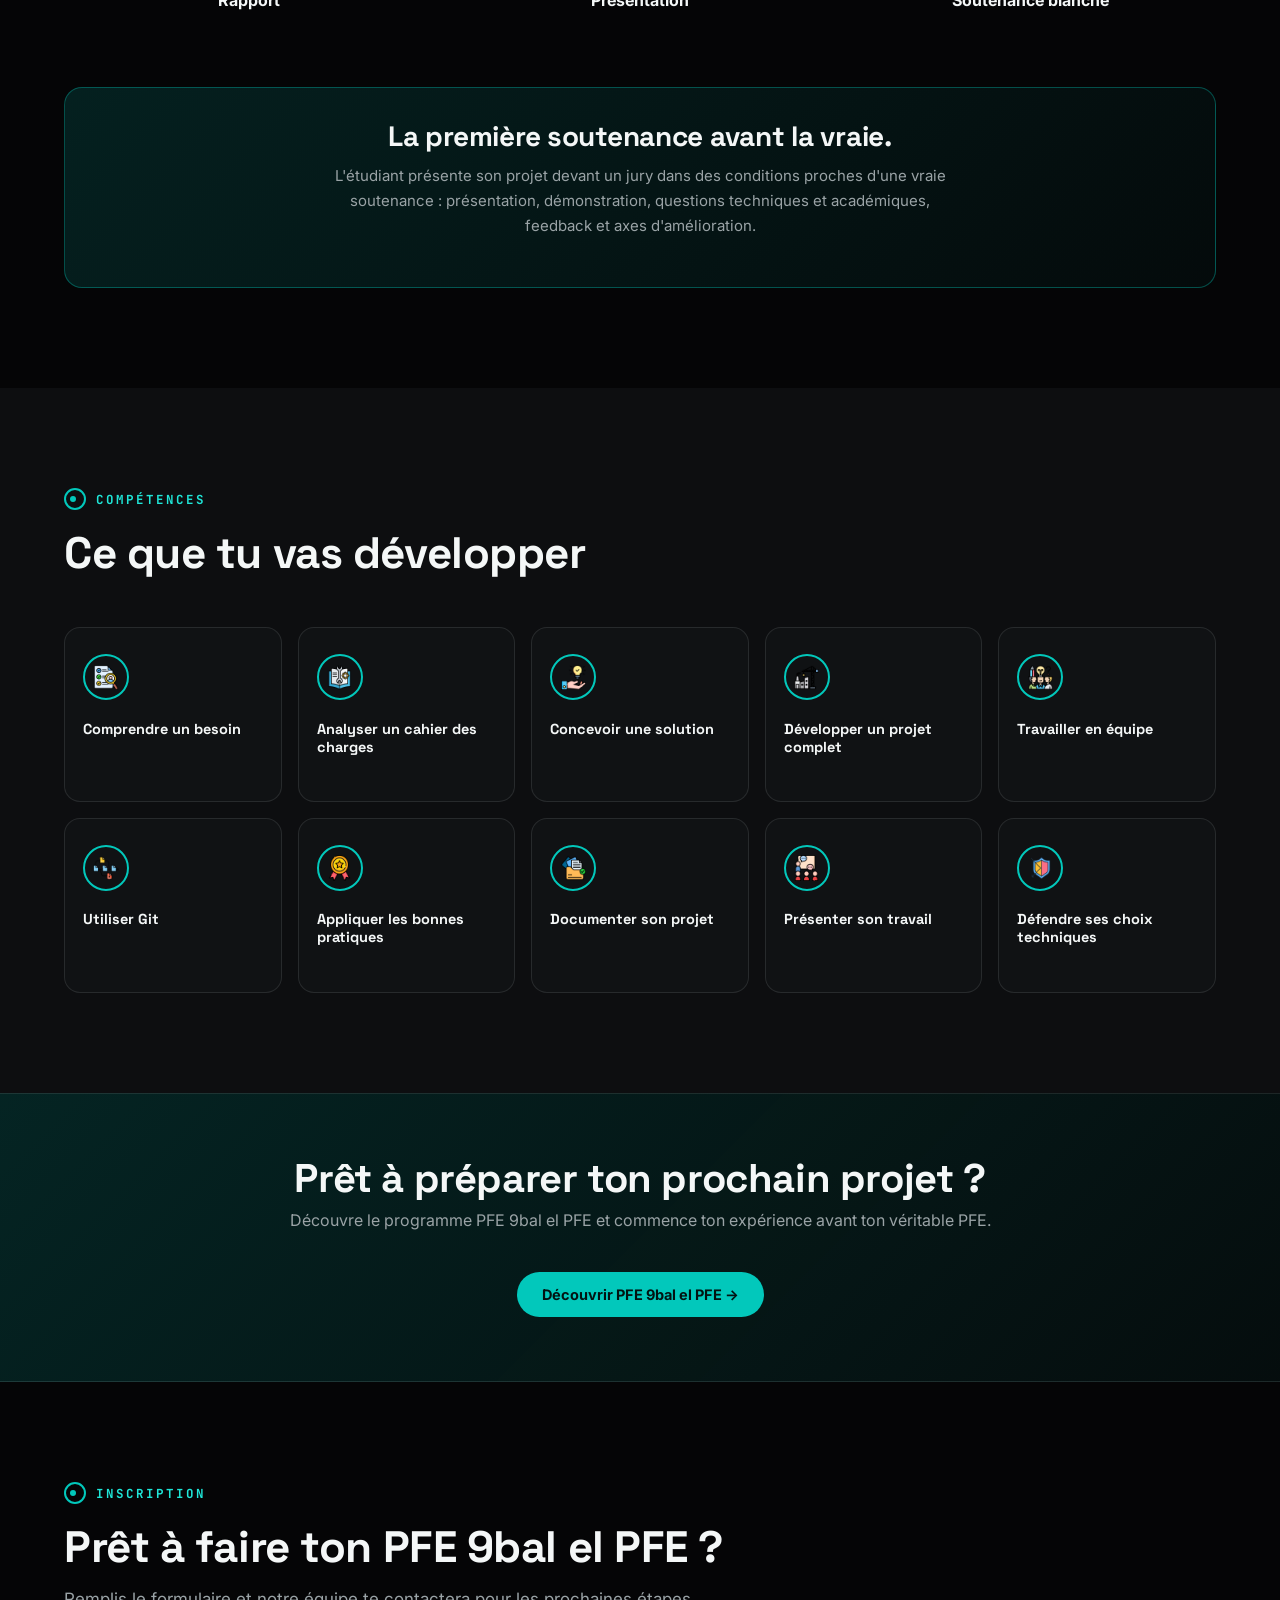
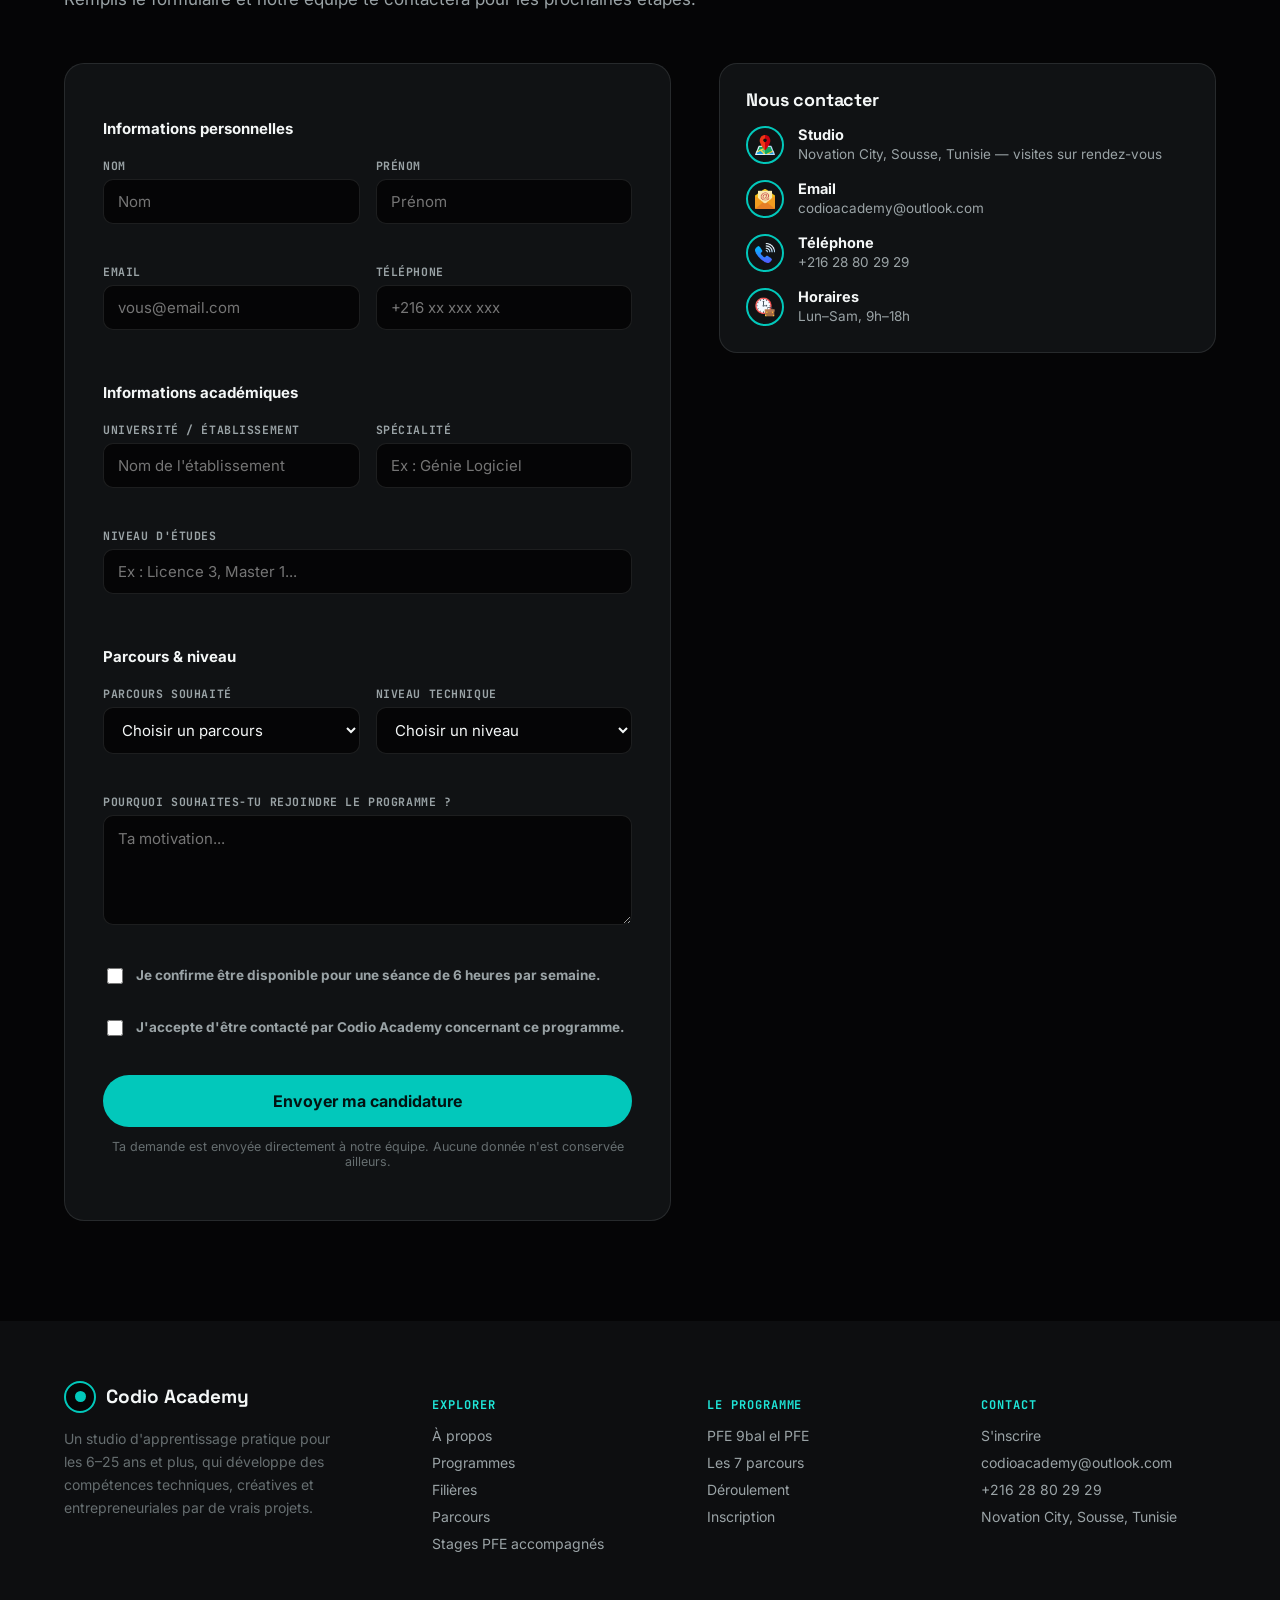
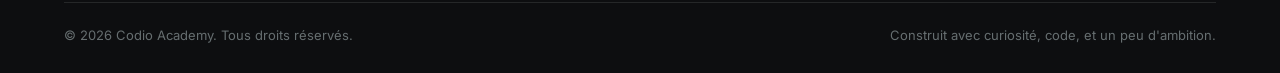
<file: pages/pfe-before-pfe.html>
<!DOCTYPE html>
<html lang="fr" dir="ltr">
<head>
<meta charset="UTF-8">
<meta name="viewport" content="width=device-width, initial-scale=1.0">
<title>PFE 9bal el PFE | Codio Academy</title>
<meta name="description" content="PFE 9bal el PFE — le programme Codio Academy qui prépare les étudiants en informatique à leur PFE 2026/2027 : projet réel, formation, encadrement et soutenance blanche." data-i18n-content="pfe.121">
<meta property="og:title" content="PFE 9bal el PFE | Codio Academy">
<meta property="og:description" content="Ton vrai PFE ne devrait pas être ta première expérience. Découvre le programme PFE 9bal el PFE de Codio Academy.">
<meta property="og:type" content="website">

<link rel="preconnect" href="https://fonts.googleapis.com">
<link rel="preconnect" href="https://fonts.gstatic.com" crossorigin>
<link href="https://fonts.googleapis.com/css2?family=Space+Grotesk:wght@500;600;700&family=Inter:wght@400;500;600;700;800&family=JetBrains+Mono:wght@500;700&family=Tajawal:wght@500;700;800&display=swap" rel="stylesheet">

<link rel="stylesheet" href="../css/style.css">
<link rel="stylesheet" href="../css/pfe-before-pfe.css">
</head>
<body>

<!-- ============ NAV (réutilise le header de index.html) ============ -->
<nav class="nav">
  <div class="nav-inner">
    <a href="../index.html" class="logo"><span class="mark"></span>Codio Academy</a>
    <div class="nav-links">
      <a href="#pfe" data-i18n="pfe.1">Le programme</a>
      <a href="#parcours" data-i18n="pfe.2">Parcours</a>
      <a href="#encadrement" data-i18n="pfe.3">Encadrement</a>
      <a href="#deroulement" data-i18n="pfe.4">Déroulement</a>
      <a href="#inscription" data-i18n="pfe.5">Inscription</a>
    </div>
    <div class="nav-cta">
      <div class="lang-switch" role="group" aria-label="Language switch">
        <button type="button" data-lang="fr" class="active">FR</button>
        <button type="button" data-lang="en">EN</button>
        <button type="button" data-lang="ar">AR</button>
      </div>
      <span class="page-badge">PFE 9bal el PFE</span>
      <a href="#inscription" class="btn btn-primary btn-sm" data-i18n="pfe.6">Je m'inscris</a>
      <button class="burger" id="burgerBtn" aria-label="Ouvrir le menu" aria-expanded="false" data-i18n-aria="pfe.122">
        <span></span><span></span><span></span>
      </button>
    </div>
  </div>
</nav>

<div class="scrim" id="scrim"></div>
<div class="mobile-drawer" id="drawer">
  <button class="drawer-close" id="drawerClose" aria-label="Fermer le menu" data-i18n-aria="pfe.123">✕</button>
  <a href="#pfe" data-i18n="pfe.1">Le programme</a>
  <a href="#parcours" data-i18n="pfe.2">Parcours</a>
  <a href="#encadrement" data-i18n="pfe.3">Encadrement</a>
  <a href="#deroulement" data-i18n="pfe.4">Déroulement</a>
  <a href="#inscription" data-i18n="pfe.5">Inscription</a>
  <a href="internship-2026.html" data-i18n="avail.c3title">Stages PFE accompagnés</a>
</div>

<!-- ============ HERO (compact) ============ -->
<header class="hero pfe-hero" id="top">
  <div class="grid-overlay" aria-hidden="true"></div>
  <div class="hero-glow" aria-hidden="true"></div>
  <div class="wrap">
    <span class="eyebrow" data-i18n="pfe.7">Codio Academy · Programme 2026/2027</span>
    <h1>PFE 9bal el PFE</h1>
    <p class="hero-lead" data-i18n="pfe.8">« Ton vrai PFE ne devrait pas être ta première expérience. » Une expérience complète de projet informatique pour te préparer à ton véritable PFE — avant même de le commencer.</p>
  </div>
</header>

<!-- ============ PFE 9BAL EL PFE — programme ============ -->
<section id="pfe" class="pfe-section">
  <div class="wrap">
    <div class="pfe-card reveal">
      <span class="pfe-badge" data-i18n="pfe.9">Nouveau — 2026/2027</span>
      <h2 class="pfe-title">PFE 9bal el PFE</h2>
      <p class="pfe-slogan" data-i18n="pfe.10">« Ton vrai PFE ne devrait pas être ta première expérience. »</p>
      <p class="pfe-desc" data-i18n="pfe.11">Une expérience complète de projet informatique conçue pour te préparer à ton véritable PFE avant même de commencer celui-ci — pour les étudiants en informatique qui démarrent leur PFE durant l'année universitaire 2026/2027.</p>

      <div class="pfe-stats">
        <div class="pfe-stat"><strong data-i18n="pfe.12">3 mois</strong><span data-i18n="pfe.13">Durée</span></div>
        <div class="pfe-stat"><strong data-i18n="pfe.14">6h</strong><span data-i18n="pfe.15">Par semaine</span></div>
        <div class="pfe-stat"><strong>2–3</strong><span data-i18n="pfe.16">Étudiants / équipe</span></div>
        <div class="pfe-stat"><strong>S1</strong><span>2026/2027</span></div>
        <div class="pfe-stat"><strong>7</strong><span data-i18n="pfe.2">Parcours</span></div>
      </div>

      <div class="pfe-value-grid">
        <div class="pfe-value-item">
          <span class="ring-ico"><img src="../images/project-development.png" alt="" loading="lazy"></span>
          <h4 data-i18n="pfe.17">Projet</h4>
          <p data-i18n="pfe.18">Travail à partir d'un cahier des charges et d'un besoin concret.</p>
        </div>
        <div class="pfe-value-item">
          <span class="ring-ico"><img src="../images/training.png" alt="" loading="lazy"></span>
          <h4 data-i18n="pfe.19">Formation</h4>
          <p data-i18n="pfe.20">Apprentissage progressif des technologies nécessaires au parcours choisi.</p>
        </div>
        <div class="pfe-value-item">
          <span class="ring-ico"><img src="../images/supervision.png" alt="" loading="lazy"></span>
          <h4 data-i18n="pfe.3">Encadrement</h4>
          <p data-i18n="pfe.21">Suivi technique et académique pendant toute la réalisation du projet.</p>
        </div>
        <div class="pfe-value-item">
          <span class="ring-ico"><img src="../images/experience.png" alt="" loading="lazy"></span>
          <h4 data-i18n="pfe.22">Expérience</h4>
          <p data-i18n="pfe.23">Travail en équipe, documentation, présentation et soutenance blanche.</p>
        </div>
      </div>

      <a href="#inscription" class="btn btn-primary" data-i18n="pfe.24">Je m'inscris →</a>
    </div>
  </div>
</section>

<!-- ============ POURQUOI CE PROGRAMME — AVANT / APRÈS ============ -->
<section class="about">
  <div class="wrap">
    <div class="section-head reveal">
      <span class="eyebrow" data-i18n="pfe.25">Pourquoi ce programme</span>
      <h2 data-i18n="pfe.26">Ton vrai PFE ne devrait pas être ta première expérience.</h2>
      <p data-i18n="pfe.27">Beaucoup d'étudiants arrivent à leur PFE sans jamais avoir vécu un vrai cahier des charges, une soutenance ou un vrai encadrement de projet. Notre objectif est de te permettre de vivre tout cela avant.</p>
    </div>
    <div class="compare-grid">
      <div class="compare-col reveal">
        <h3 data-i18n="pfe.28">Avant</h3>
        <ul class="compare-list before">
          <li data-i18n="pfe.29">Je ne sais pas toujours par où commencer.</li>
          <li data-i18n="pfe.30">Peu d'expérience de projet.</li>
          <li data-i18n="pfe.31">Peu d'expérience en équipe.</li>
          <li data-i18n="pfe.32">Difficulté à comprendre un cahier des charges.</li>
          <li data-i18n="pfe.33">Pas d'expérience de soutenance.</li>
          <li data-i18n="pfe.34">Difficulté à structurer un rapport.</li>
        </ul>
      </div>
      <div class="compare-col reveal">
        <h3 data-i18n="pfe.35">Après</h3>
        <ul class="compare-list after">
          <li data-i18n="pfe.36">Je sais analyser un besoin.</li>
          <li data-i18n="pfe.37">Je sais organiser un projet.</li>
          <li data-i18n="pfe.38">Je sais travailler en équipe.</li>
          <li data-i18n="pfe.39">Je sais développer avec une méthodologie.</li>
          <li data-i18n="pfe.40">Je sais documenter mon travail.</li>
          <li data-i18n="pfe.41">J'ai déjà vécu une soutenance blanche.</li>
        </ul>
      </div>
    </div>
  </div>
</section>

<!-- ============ LES 6 PARCOURS ============ -->
<section id="parcours">
  <div class="wrap">
    <div class="section-head reveal">
      <span class="eyebrow" data-i18n="pfe.42">7 parcours techniques</span>
      <h2 data-i18n="pfe.43">Un même projet, sept orientations possibles</h2>
      <p data-i18n="pfe.44">PFE 9bal el PFE → un projet informatique complet → le choix d'un parcours → les technologies utilisées pour le réaliser.</p>
    </div>
    <div class="parcours-grid">
      <div class="track-card reveal">
        <span class="ring-ico"><img src="../images/full-stack-development.png" alt="" loading="lazy"></span>
        <h4 data-i18n="pfe.45">Développement Full Stack</h4>
        <p class="desc" data-i18n="pfe.46">Construis une application complète, de la base de données jusqu'à l'interface utilisateur.</p>
        <div class="prog-tags">
          <span>Flutter</span><span>FastAPI</span><span>MySQL</span><span>Git</span><span>Docker</span>
        </div>
      </div>
      <div class="track-card reveal">
        <span class="ring-ico"><img src="../images/business-intelligence.png" alt="" loading="lazy"></span>
        <h4 data-i18n="pfe.47">Business Intelligence</h4>
        <p class="desc" data-i18n="pfe.48">Transforme des données brutes en informations exploitables et en dashboards décisionnels.</p>
        <div class="prog-tags">
          <span>SQL</span><span>Talend</span><span>PostgreSQL</span><span>Metabase</span>
        </div>
      </div>
      <div class="track-card reveal">
        <span class="ring-ico"><img src="../images/erp.png" alt="" loading="lazy"></span>
        <h4>ERP</h4>
        <p class="desc" data-i18n="pfe.49">Découvre le développement et l'intégration d'un ERP à travers un projet concret.</p>
        <div class="prog-tags">
          <span>Python</span><span>Odoo</span><span>PostgreSQL</span><span data-i18n="pfe.50">Architecture ERP</span>
        </div>
      </div>
      <div class="track-card reveal">
        <span class="ring-ico"><img src="../images/game-development.png" alt="" loading="lazy"></span>
        <h4 data-i18n="pfe.51">3D / Jeux</h4>
        <p class="desc" data-i18n="pfe.52">Conçois et développe un jeu ou une expérience 3D interactive à travers un projet complet.</p>
        <div class="prog-tags">
          <span>Firebase</span><span>Unity</span><span>C#</span>
        </div>
      </div>
      <div class="track-card reveal">
        <span class="ring-ico"><img src="../images/virtual-reality.png" alt="" loading="lazy"></span>
        <h4>VR</h4>
        <p class="desc" data-i18n="pfe.53">Développe une expérience immersive en réalité virtuelle, du concept au prototype jouable.</p>
        <div class="prog-tags">
          <span>Firebase</span><span>Unity</span><span>C#</span>
        </div>
      </div>
      <div class="track-card reveal">
        <span class="ring-ico"><img src="../images/blender.png" alt="" loading="lazy"></span>
        <h4>Blender</h4>
        <p class="desc" data-i18n="pfe.54">Modélise, texture et anime des éléments 3D pour enrichir tes projets Jeux ou VR.</p>
        <div class="prog-tags">
          <span>Blender</span>
        </div>
      </div>
      <div class="track-card reveal">
        <span class="ring-ico"><img src="../images/ia-datascience.png" alt="" loading="lazy"></span>
        <h4 data-i18n="pfe.55">IA &amp; Data Science</h4>
        <p class="desc" data-i18n="pfe.56">Applique l'intelligence artificielle et la data science à un projet concret, de l'exploration des données au modèle prédictif.</p>
        <div class="prog-tags">
          <span>Python</span><span>Pandas</span><span>Scikit-learn</span><span>TensorFlow</span>
        </div>
      </div>
    </div>
  </div>
</section>

<!-- ============ ENCADREMENT ============ -->
<section class="about" id="encadrement">
  <div class="wrap">
    <div class="section-head reveal">
      <span class="eyebrow" data-i18n="pfe.57">Un accompagnement complet</span>
      <h2 data-i18n="pfe.58">Tu n'es jamais seul face à ton projet.</h2>
      <p data-i18n="pfe.59">Le programme combine formation technique, encadrement académique et immersion dans un vrai fonctionnement de projet.</p>
    </div>
    <div class="encadrement-grid">
      <div class="mv-card reveal">
        <h3><span class="tag" data-i18n="pfe.60">Formation technique</span></h3>
        <p data-i18n="pfe.61">On ne t'apprend pas seulement quoi écrire. On t'apprend pourquoi, quand et comment l'utiliser dans un vrai projet : bases, progression guidée, exercices pratiques et application immédiate.</p>
      </div>
      <div class="mv-card reveal">
        <h3><span class="tag" data-i18n="pfe.62">Encadrement technique</span></h3>
        <p data-i18n="pfe.63">Architecture, choix techniques, Git, debugging, code review et résolution des blocages — la différence entre regarder un tutoriel et avoir un encadrant qui suit vraiment ton projet.</p>
      </div>
      <div class="mv-card reveal">
        <h3><span class="tag" data-i18n="pfe.64">Encadrement académique</span></h3>
        <p data-i18n="pfe.65">Méthodologie, analyse, conception, structuration du rapport et préparation aux questions du jury. Savoir expliquer et défendre son travail est aussi important que de le développer.</p>
      </div>
      <div class="mv-card reveal">
        <h3><span class="tag" data-i18n="pfe.66">Immersion projet</span></h3>
        <p data-i18n="pfe.67">Travail en équipe, gestion des tâches, réunions, Git/GitHub, démonstrations — pour se rapprocher d'un vrai environnement professionnel.</p>
      </div>
    </div>
  </div>
</section>

<!-- ============ COMMENT ÇA FONCTIONNE ============ -->
<section id="deroulement">
  <div class="wrap">
    <div class="section-head reveal">
      <span class="eyebrow" data-i18n="pfe.4">Déroulement</span>
      <h2 data-i18n="pfe.68">Une expérience complète, pas seulement une formation.</h2>
    </div>
    <div class="pfe-steps">
      <div class="journey-step reveal"><div class="journey-num">1</div><h4 data-i18n="pfe.69">Cahier des charges</h4></div>
      <div class="journey-step reveal"><div class="journey-num">2</div><h4 data-i18n="pfe.70">Analyse</h4></div>
      <div class="journey-step reveal"><div class="journey-num">3</div><h4 data-i18n="pfe.71">Conception</h4></div>
      <div class="journey-step reveal"><div class="journey-num">4</div><h4 data-i18n="pfe.72">Architecture</h4></div>
      <div class="journey-step reveal"><div class="journey-num">5</div><h4 data-i18n="pfe.73">Développement</h4></div>
      <div class="journey-step reveal"><div class="journey-num">6</div><h4 data-i18n="pfe.74">Tests</h4></div>
      <div class="journey-step reveal"><div class="journey-num">7</div><h4 data-i18n="pfe.75">Rapport</h4></div>
      <div class="journey-step reveal"><div class="journey-num">8</div><h4 data-i18n="pfe.76">Présentation</h4></div>
      <div class="journey-step reveal"><div class="journey-num">9</div><h4 data-i18n="pfe.77">Soutenance blanche</h4></div>
    </div>

    <div class="soutenance-highlight reveal">
      <h3 data-i18n="pfe.78">La première soutenance avant la vraie.</h3>
      <p data-i18n="pfe.79">L'étudiant présente son projet devant un jury dans des conditions proches d'une vraie soutenance : présentation, démonstration, questions techniques et académiques, feedback et axes d'amélioration.</p>
    </div>
  </div>
</section>

<!-- ============ CE QUE TU VAS DÉVELOPPER ============ -->
<section class="benefits">
  <div class="wrap">
    <div class="section-head reveal">
      <span class="eyebrow" data-i18n="pfe.80">Compétences</span>
      <h2 data-i18n="pfe.81">Ce que tu vas développer</h2>
    </div>
    <div class="skills-grid">
      <div class="benefit-card reveal"><span class="ring-ico"><img src="../images/requirment.png" alt="" loading="lazy"></span><h4 data-i18n="pfe.82">Comprendre un besoin</h4></div>
      <div class="benefit-card reveal"><span class="ring-ico"><img src="../images/specifications-book.png" alt="" loading="lazy"></span><h4 data-i18n="pfe.83">Analyser un cahier des charges</h4></div>
      <div class="benefit-card reveal"><span class="ring-ico"><img src="../images/solution.png" alt="" loading="lazy"></span><h4 data-i18n="pfe.84">Concevoir une solution</h4></div>
      <div class="benefit-card reveal"><span class="ring-ico"><img src="../images/project-development.png" alt="" loading="lazy"></span><h4 data-i18n="pfe.85">Développer un projet complet</h4></div>
      <div class="benefit-card reveal"><span class="ring-ico"><img src="../images/team-work.png" alt="" loading="lazy"></span><h4 data-i18n="pfe.86">Travailler en équipe</h4></div>
      <div class="benefit-card reveal"><span class="ring-ico"><img src="../images/version-controle.png" alt="" loading="lazy"></span><h4 data-i18n="pfe.87">Utiliser Git</h4></div>
      <div class="benefit-card reveal"><span class="ring-ico"><img src="../images/best-practices.png" alt="" loading="lazy"></span><h4 data-i18n="pfe.88">Appliquer les bonnes pratiques</h4></div>
      <div class="benefit-card reveal"><span class="ring-ico"><img src="../images/documentation.png" alt="" loading="lazy"></span><h4 data-i18n="pfe.89">Documenter son projet</h4></div>
      <div class="benefit-card reveal"><span class="ring-ico"><img src="../images/presentation.png" alt="" loading="lazy"></span><h4 data-i18n="pfe.90">Présenter son travail</h4></div>
      <div class="benefit-card reveal"><span class="ring-ico"><img src="../images/defend.png" alt="" loading="lazy"></span><h4 data-i18n="pfe.91">Défendre ses choix techniques</h4></div>
    </div>
  </div>
</section>

<!-- ============ CTA ============ -->
<section class="cta-strip">
  <div class="wrap">
    <h2 data-i18n="pfe.92">Prêt à préparer ton prochain projet ?</h2>
    <p data-i18n="pfe.93">Découvre le programme PFE 9bal el PFE et commence ton expérience avant ton véritable PFE.</p>
    <a href="#inscription" class="btn btn-primary" data-i18n="pfe.94">Découvrir PFE 9bal el PFE →</a>
  </div>
</section>

<!-- ============ INSCRIPTION (formulaire intégré) ============ -->
<section id="inscription">
  <div class="wrap">
    <div class="section-head reveal">
      <span class="eyebrow" data-i18n="pfe.5">Inscription</span>
      <h2 data-i18n="pfe.95">Prêt à faire ton PFE 9bal el PFE ?</h2>
      <p data-i18n="pfe.96">Remplis le formulaire et notre équipe te contactera pour les prochaines étapes.</p>
    </div>
    <div class="contact-grid">
      <form class="form-card reveal" id="pfeForm" action="https://formsubmit.co/codioacademy@outlook.com" method="POST" novalidate>

        <!-- Configuration FormSubmit (même destinataire que index.html) -->
        <input type="hidden" name="_subject" id="pfeSubject" value="Candidature PFE 9bal el PFE">
        <input type="hidden" name="_template" value="table">
        <input type="hidden" name="_captcha" value="false">
        <input type="text" name="_honey" style="display:none">

        <p class="section-head" style="margin-bottom:20px;"><strong style="font-size:15px;color:var(--ink);" data-i18n="pfe.97">Informations personnelles</strong></p>
        <div class="form-row">
          <div class="field">
            <label for="pfeLastName" data-i18n="pfe.98">Nom</label>
            <input id="pfeLastName" name="Nom" type="text" placeholder="Nom" data-i18n-ph="pfe.98">
            <span class="field-error"></span>
          </div>
          <div class="field">
            <label for="pfeFirstName" data-i18n="pfe.99">Prénom</label>
            <input id="pfeFirstName" name="Prénom" type="text" placeholder="Prénom" data-i18n-ph="pfe.99">
            <span class="field-error"></span>
          </div>
        </div>
        <div class="form-row">
          <div class="field">
            <label for="pfeEmail" data-i18n="contact.f5">Email</label>
            <input id="pfeEmail" name="Email" type="email" placeholder="vous@email.com" data-i18n-ph="contact.f5ph">
            <span class="field-error"></span>
          </div>
          <div class="field">
            <label for="pfePhone" data-i18n="contact.f6">Téléphone</label>
            <input id="pfePhone" name="Téléphone" type="tel" dir="ltr" placeholder="+216 xx xxx xxx">
            <span class="field-error"></span>
          </div>
        </div>

        <p class="section-head" style="margin:28px 0 20px;"><strong style="font-size:15px;color:var(--ink);" data-i18n="pfe.100">Informations académiques</strong></p>
        <div class="form-row">
          <div class="field">
            <label for="pfeSchool" data-i18n="pfe.101">Université / établissement</label>
            <input id="pfeSchool" name="Université" type="text" placeholder="Nom de l'établissement" data-i18n-ph="pfe.124">
            <span class="field-error"></span>
          </div>
          <div class="field">
            <label for="pfeSpeciality" data-i18n="pfe.102">Spécialité</label>
            <input id="pfeSpeciality" name="Spécialité" type="text" placeholder="Ex : Génie Logiciel" data-i18n-ph="pfe.125">
            <span class="field-error"></span>
          </div>
        </div>
        <div class="form-row">
          <div class="field full">
            <label for="pfeStudyLevel" data-i18n="pfe.103">Niveau d'études</label>
            <input id="pfeStudyLevel" name="Niveau_etudes" type="text" placeholder="Ex : Licence 3, Master 1..." data-i18n-ph="pfe.126">
            <span class="field-error"></span>
          </div>
        </div>

        <p class="section-head" style="margin:28px 0 20px;"><strong style="font-size:15px;color:var(--ink);" data-i18n="pfe.104">Parcours &amp; niveau</strong></p>
        <div class="form-row">
          <div class="field">
            <label for="pfeTrack" data-i18n="pfe.105">Parcours souhaité</label>
            <select id="pfeTrack" name="Parcours_souhaite">
              <option value="" disabled selected data-i18n="pfe.106">Choisir un parcours</option>
              <option value="Développement Full Stack" data-i18n="pfe.45">Développement Full Stack</option>
              <option value="Business Intelligence" data-i18n="pfe.47">Business Intelligence</option>
              <option value="ERP">ERP</option>
              <option value="3D / Jeux" data-i18n="pfe.51">3D / Jeux</option>
              <option value="VR">VR</option>
              <option value="Blender">Blender</option>
              <option value="IA & Data Science" data-i18n="pfe.55">IA &amp; Data Science</option>
            </select>
            <span class="field-error"></span>
          </div>
          <div class="field">
            <label for="pfeTechLevel" data-i18n="pfe.107">Niveau technique</label>
            <select id="pfeTechLevel" name="Niveau_technique">
              <option value="" disabled selected data-i18n="pfe.108">Choisir un niveau</option>
              <option value="Débutant" data-i18n="pfe.109">Débutant</option>
              <option value="Intermédiaire" data-i18n="pfe.110">Intermédiaire</option>
              <option value="Avancé" data-i18n="pfe.111">Avancé</option>
            </select>
            <span class="field-error"></span>
          </div>
        </div>

        <div class="form-row">
          <div class="field full">
            <label for="pfeMotivation" data-i18n="pfe.112">Pourquoi souhaites-tu rejoindre le programme ?</label>
            <textarea id="pfeMotivation" name="Motivation" rows="3" placeholder="Ta motivation..." data-i18n-ph="pfe.127"></textarea>
            <span class="field-error"></span>
          </div>
        </div>

        <div class="form-row" style="margin-bottom:6px;">
          <div class="field full">
            <div class="field-checkbox">
              <input id="pfeAvailability" name="Disponibilite" type="checkbox" value="Disponible 6h/semaine">
              <label for="pfeAvailability" style="text-transform:none;letter-spacing:0;font-family:var(--body);font-size:13.5px;" data-i18n="pfe.113">Je confirme être disponible pour une séance de 6 heures par semaine.</label>
            </div>
            <span class="field-error"></span>
          </div>
        </div>

        <div class="form-row" style="margin-bottom:6px;">
          <div class="field full">
            <div class="field-checkbox">
              <input id="pfeConsent" name="Consentement" type="checkbox" value="J'accepte d'être contacté">
              <label for="pfeConsent" style="text-transform:none;letter-spacing:0;font-family:var(--body);font-size:13.5px;" data-i18n="pfe.114">J'accepte d'être contacté par Codio Academy concernant ce programme.</label>
            </div>
            <span class="field-error"></span>
          </div>
        </div>

        <button type="submit" class="btn btn-primary" data-i18n="pfe.115">Envoyer ma candidature</button>
        <p class="form-note" data-i18n="pfe.116">Ta demande est envoyée directement à notre équipe. Aucune donnée n'est conservée ailleurs.</p>
      </form>

      <div class="contact-info reveal">
        <div class="info-block">
          <h3 data-i18n="contact.getInTouch">Nous contacter</h3>
          <div class="info-item"><span class="ring-ico"><img src="../images/location.png" alt="" loading="lazy"></span><div><strong data-i18n="pfe.117">Studio</strong><span data-i18n="contact.locV">Novation City, Sousse, Tunisie — visites sur rendez-vous</span></div></div>
          <div class="info-item"><span class="ring-ico"><img src="../images/email.png" alt="" loading="lazy"></span><div><strong data-i18n="contact.f5">Email</strong><span>codioacademy@outlook.com</span></div></div>
          <div class="info-item"><span class="ring-ico"><img src="../images/phone-call.png" alt="" loading="lazy"></span><div><strong data-i18n="contact.f6">Téléphone</strong><span dir="ltr">+216 28 80 29 29</span></div></div>
          <div class="info-item"><span class="ring-ico"><img src="../images/working-time.png" alt="" loading="lazy"></span><div><strong data-i18n="contact.hours">Horaires</strong><span data-i18n="contact.hoursV">Lun–Sam, 9h–18h</span></div></div>
        </div>

        <!-- Feedback affiché après envoi réussi -->
        <div class="form-card form-success" id="pfeSuccess">
          <span class="check-badge">✓</span>
          <h3 data-i18n="pfe.118">Merci pour ton inscription !</h3>
          <p data-i18n="pfe.119">Ta candidature a bien été préparée. Notre équipe Codio Academy te contactera prochainement.</p>
        </div>
      </div>
    </div>
  </div>
</section>

<!-- ============ FOOTER (réutilise le footer de index.html) ============ -->
<footer>
  <div class="wrap">
    <div class="footer-grid">
      <div class="footer-brand">
        <a href="../index.html" class="logo"><span class="mark"></span>Codio Academy</a>
        <p data-i18n="footer.tagline">Un studio d'apprentissage pratique pour les 6–25 ans et plus, qui développe des compétences techniques, créatives et entrepreneuriales par de vrais projets.</p>
      </div>
      <div class="footer-col">
        <h4 data-i18n="footer.explore">Explorer</h4>
        <a href="../index.html#about" data-i18n="nav.about">À&nbsp;propos</a>
        <a href="../index.html#programs" data-i18n="nav.programs">Programmes</a>
        <a href="../index.html#tracks" data-i18n="nav.tracks">Filières</a>
        <a href="../index.html#journey" data-i18n="nav.journey">Parcours</a>
        <a href="internship-2026.html" data-i18n="avail.c3title">Stages PFE accompagnés</a>
      </div>
      <div class="footer-col">
        <h4 data-i18n="pfe.1">Le programme</h4>
        <a href="#pfe">PFE 9bal el PFE</a>
        <a href="#parcours" data-i18n="pfe.120">Les 7 parcours</a>
        <a href="#deroulement" data-i18n="pfe.4">Déroulement</a>
        <a href="#inscription" data-i18n="contact.eyebrow">Inscription</a>
      </div>
      <div class="footer-col">
        <h4 data-i18n="nav.contact">Contact</h4>
        <a href="#inscription" data-i18n="footer.enroll">S'inscrire</a>
        <span>codioacademy@outlook.com</span>
        <span dir="ltr">+216 28 80 29 29</span>
        <span data-i18n="footer.location">Novation City, Sousse, Tunisie</span>
      </div>
    </div>
    <div class="footer-bottom">
      <span data-i18n="footer.rights">© 2026 Codio Academy. Tous droits réservés.</span>
      <span data-i18n="footer.built">Construit avec curiosité, code, et un peu d'ambition.</span>
    </div>
  </div>
</footer>

<script src="../js/i18n.js"></script>
<script src="../js/i18n-home.js"></script>
<script src="../js/i18n-pages.js"></script>
<script src="../js/pfe-before-pfe.js"></script>
</body>
</html>
</file>
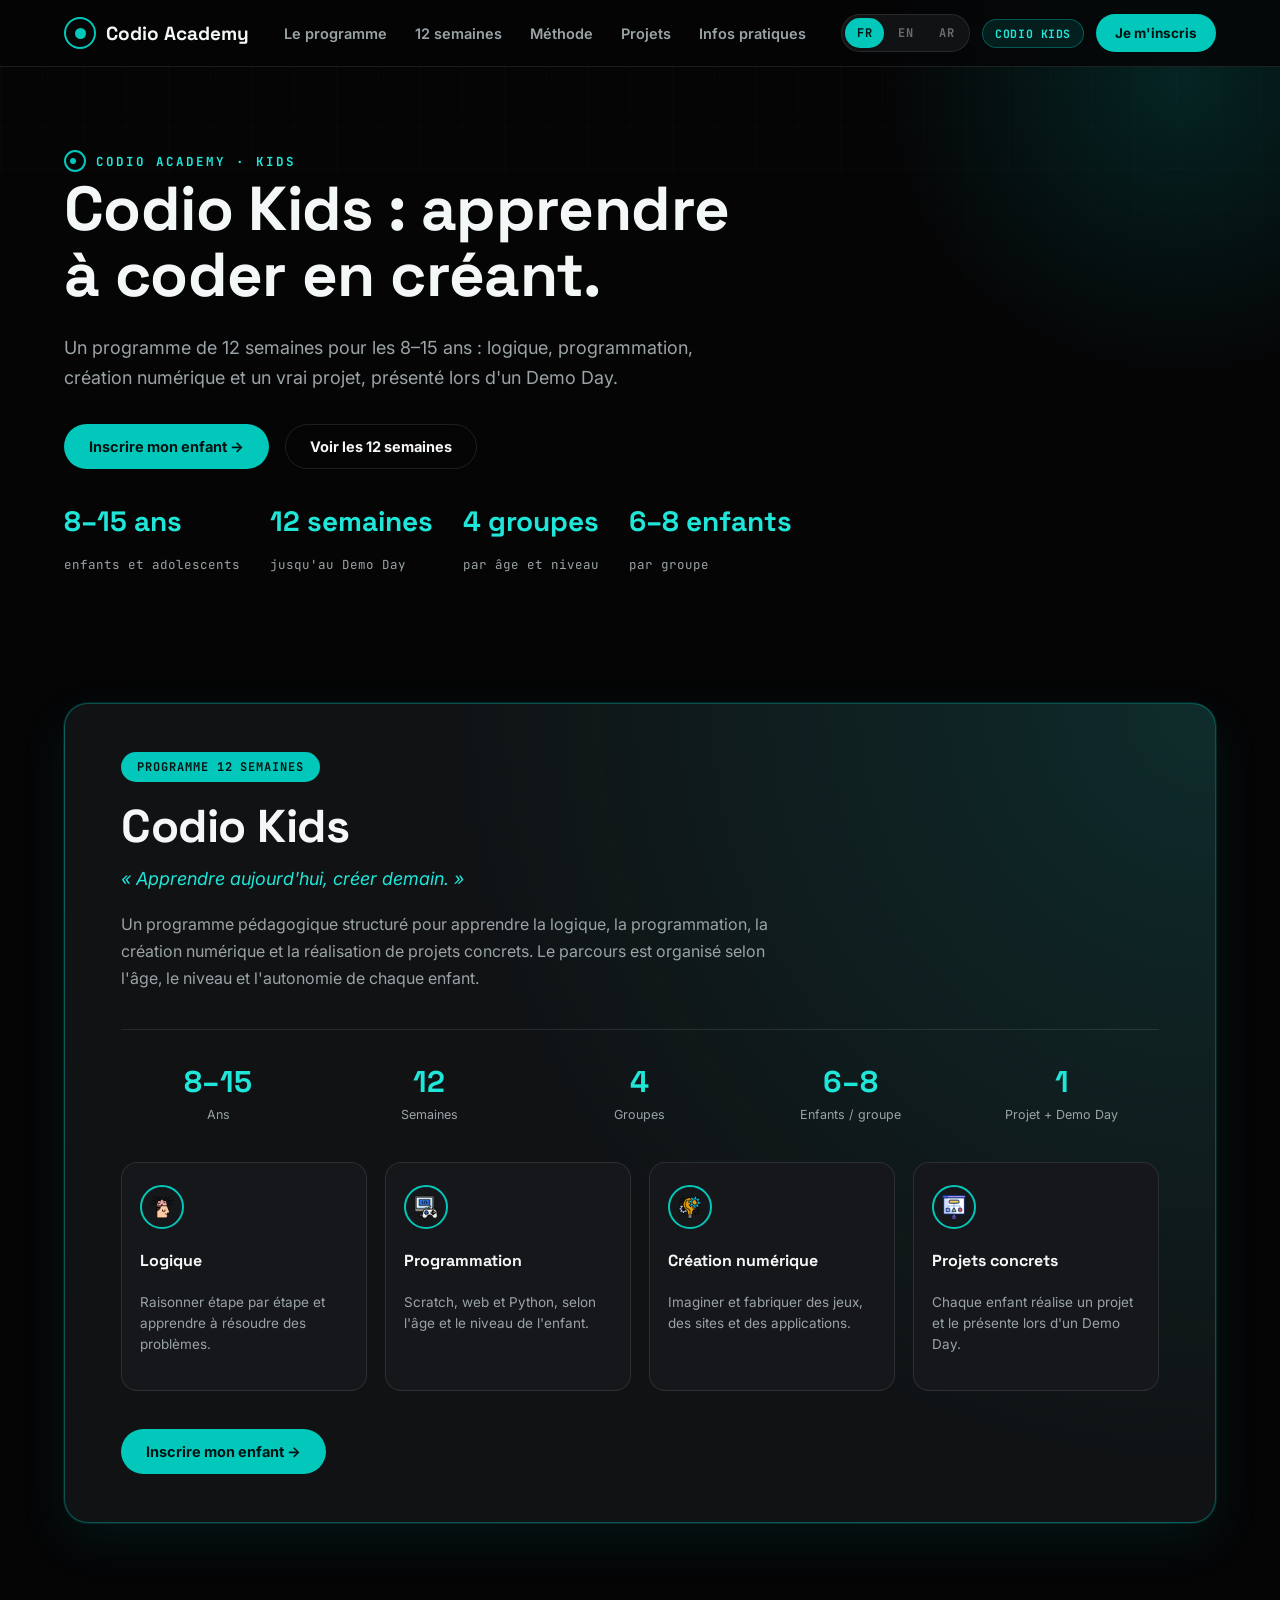
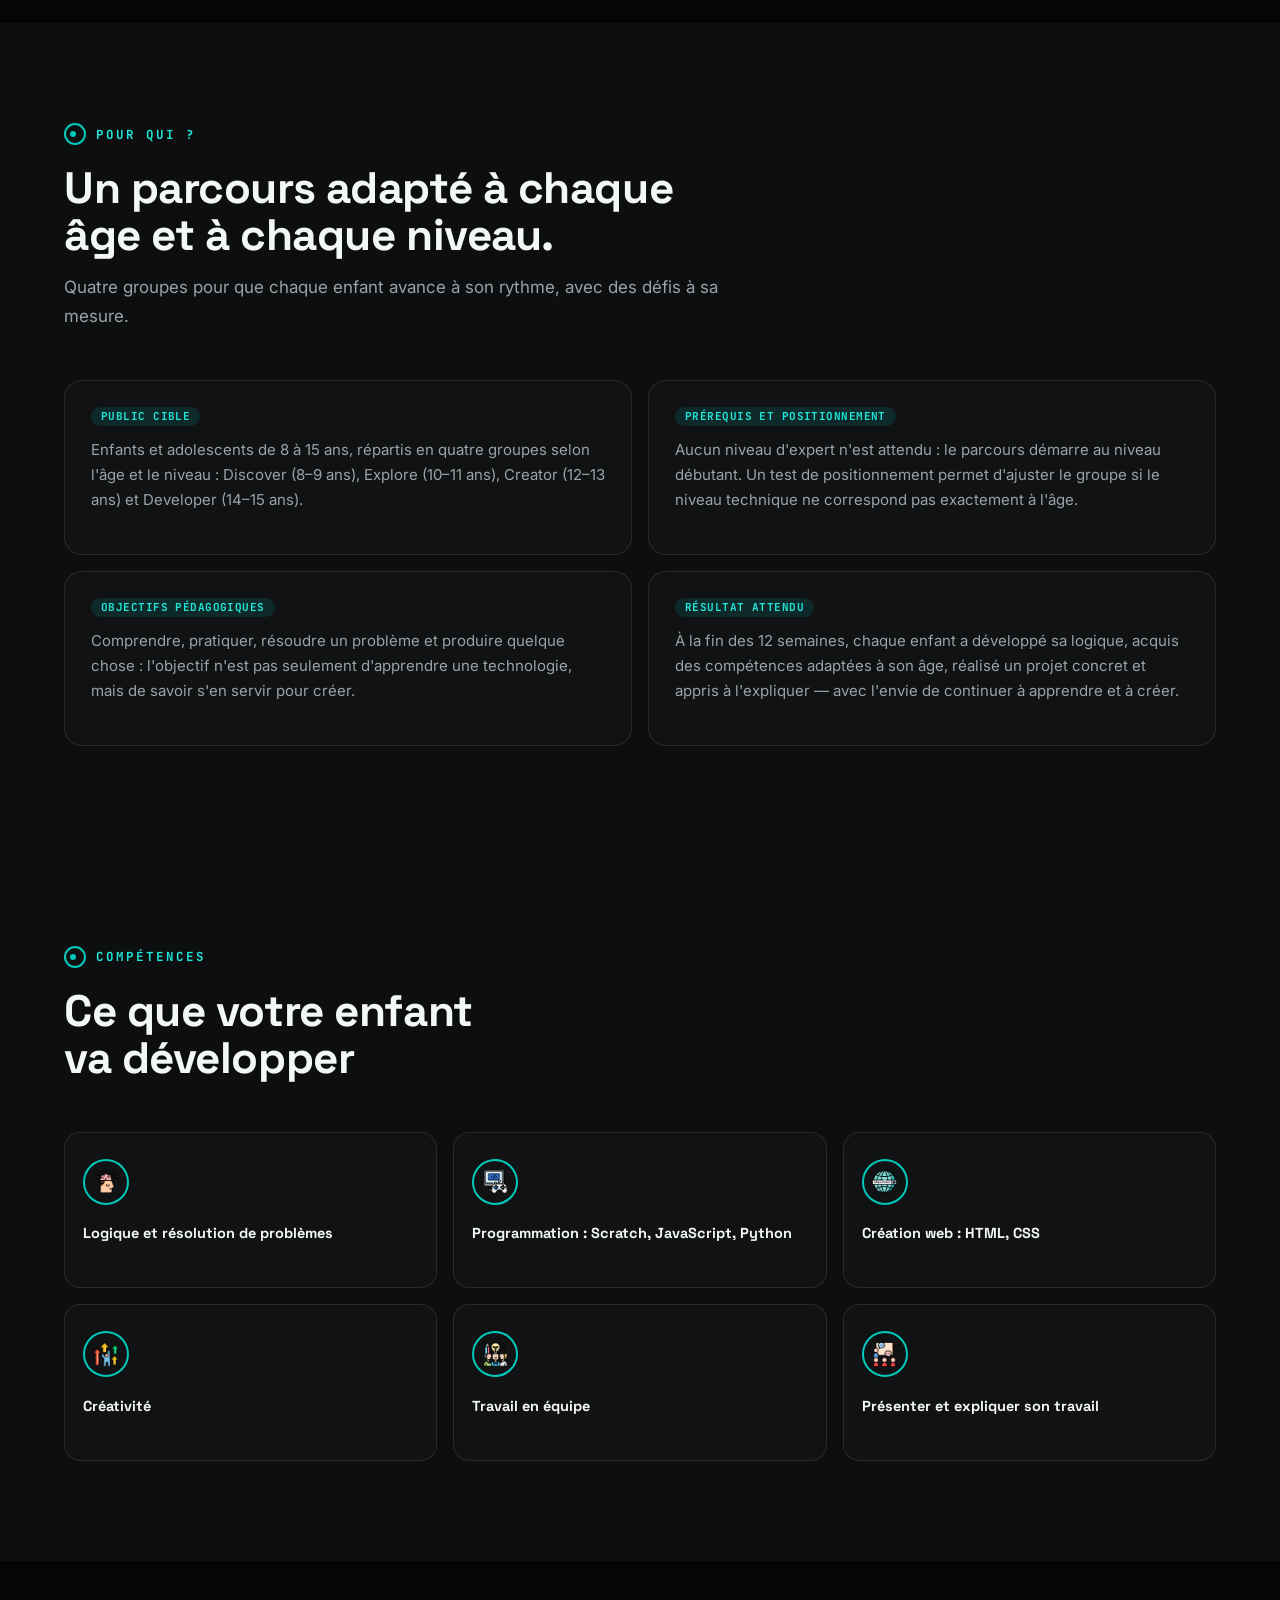
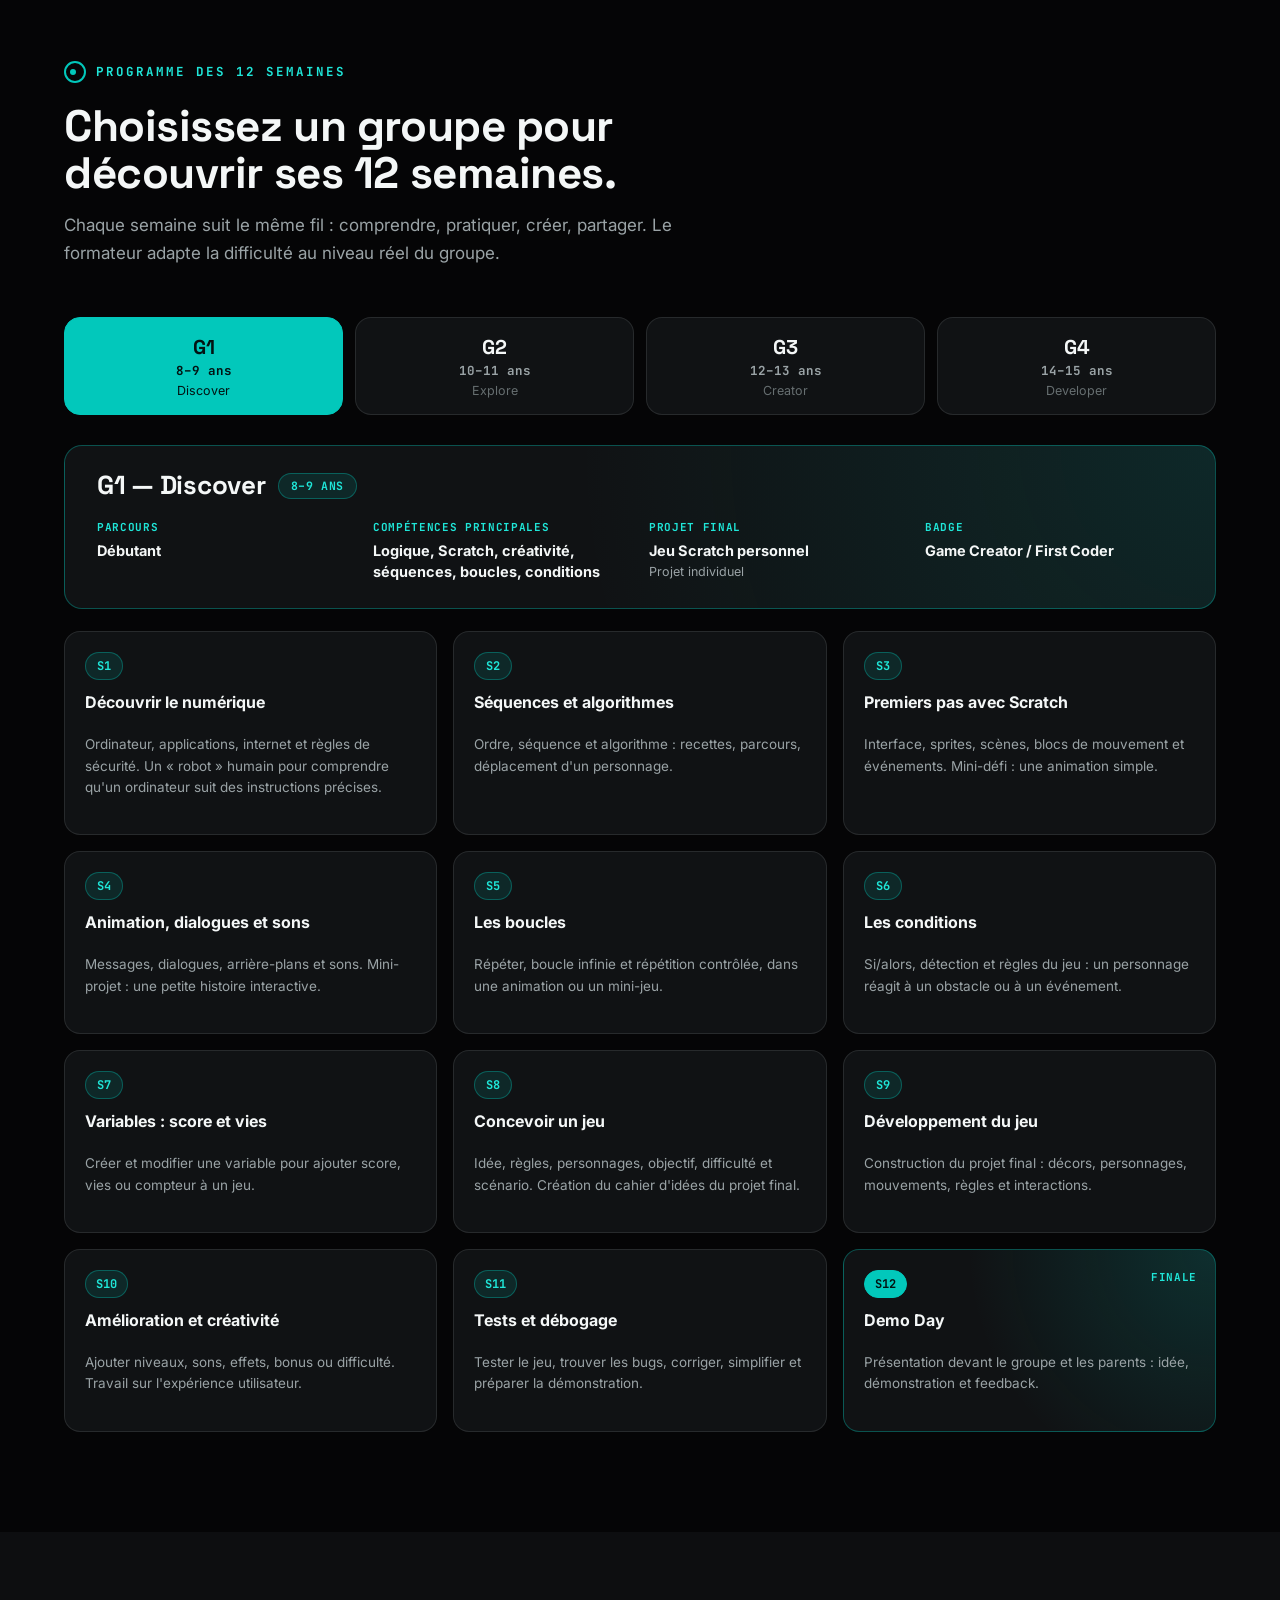
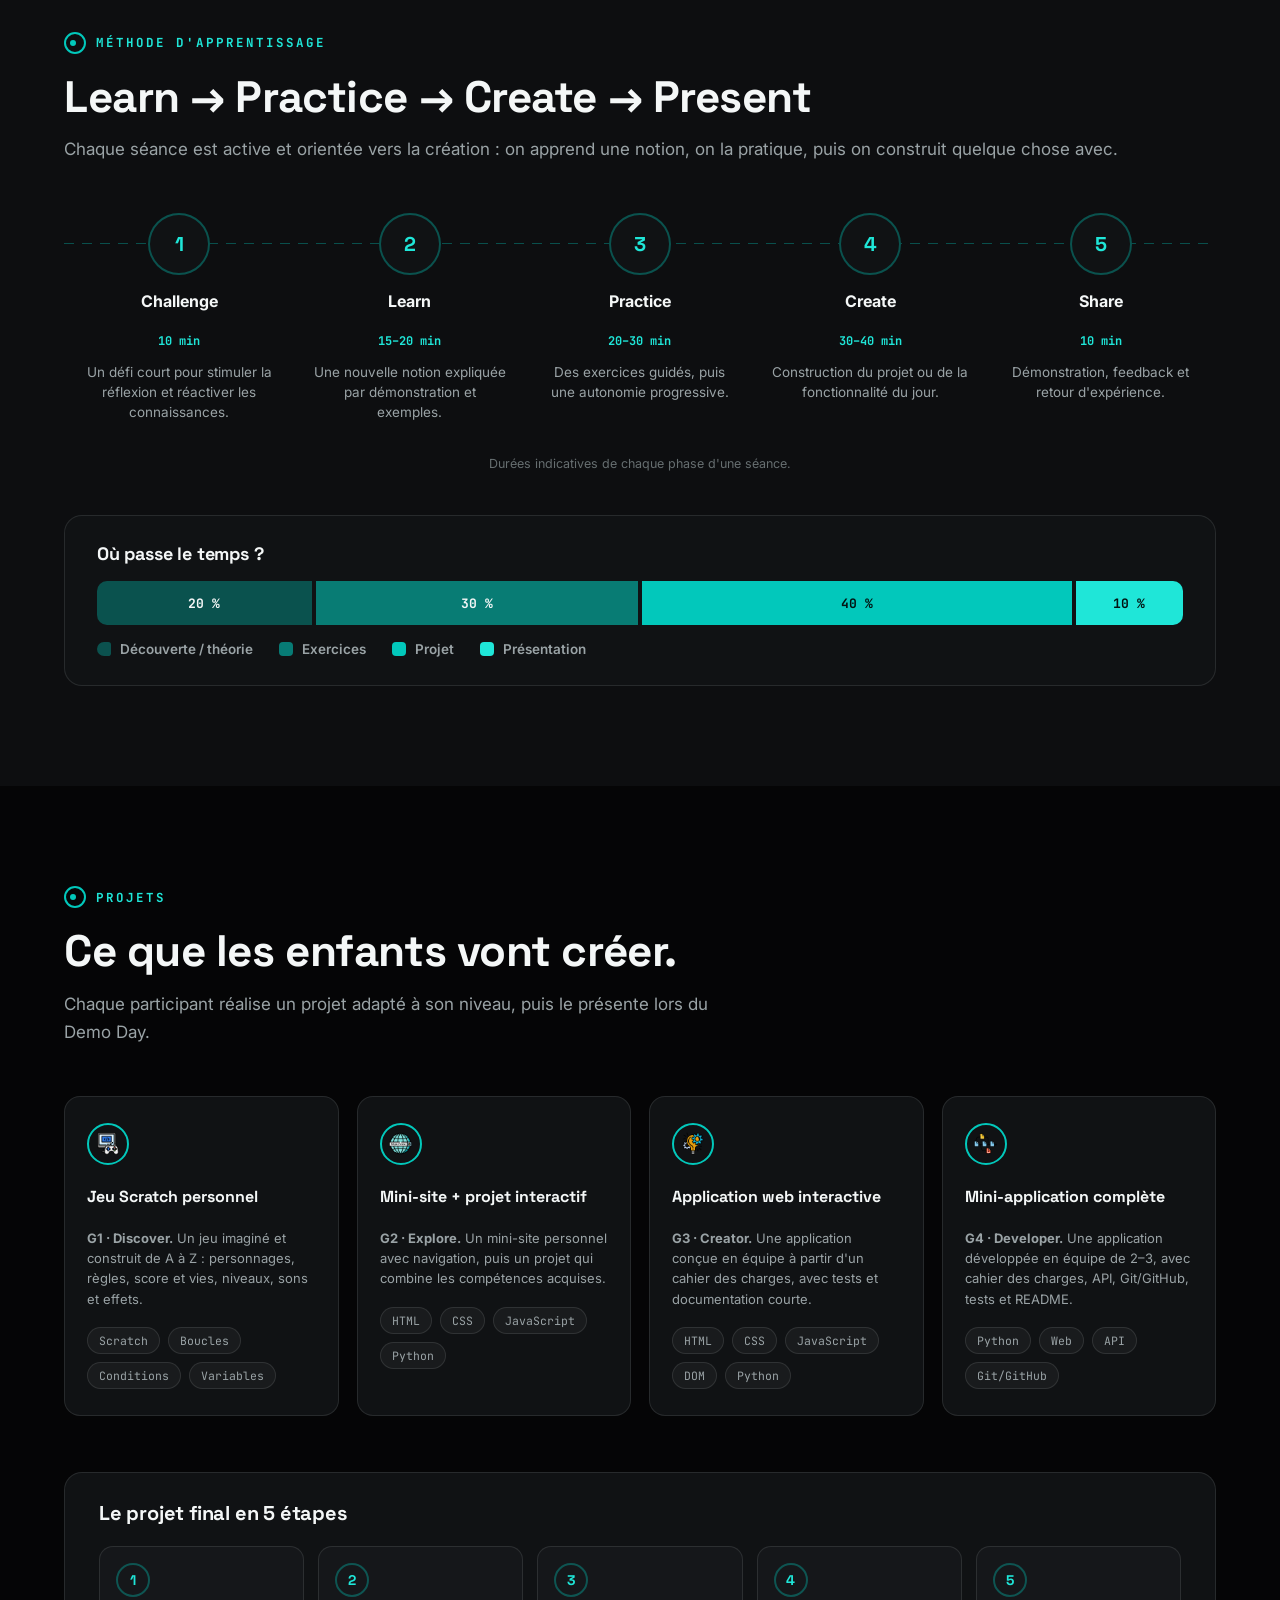
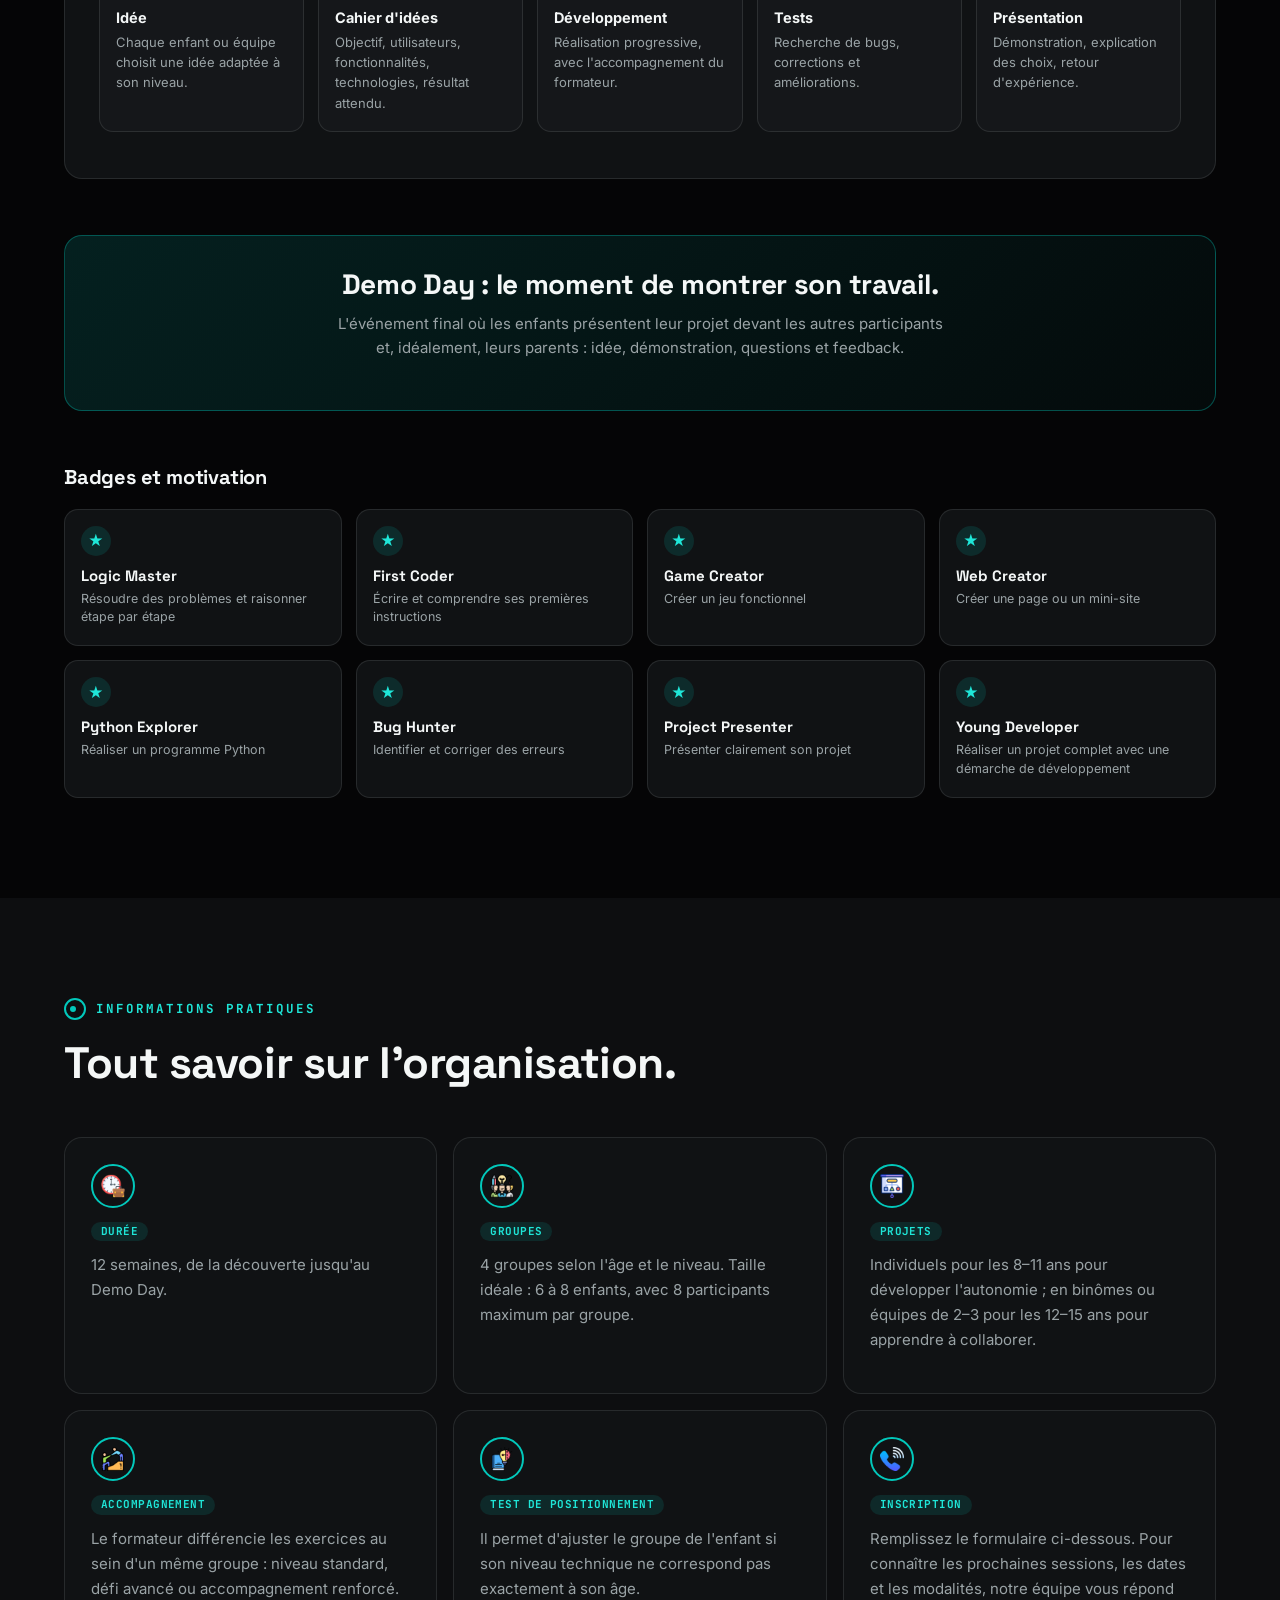
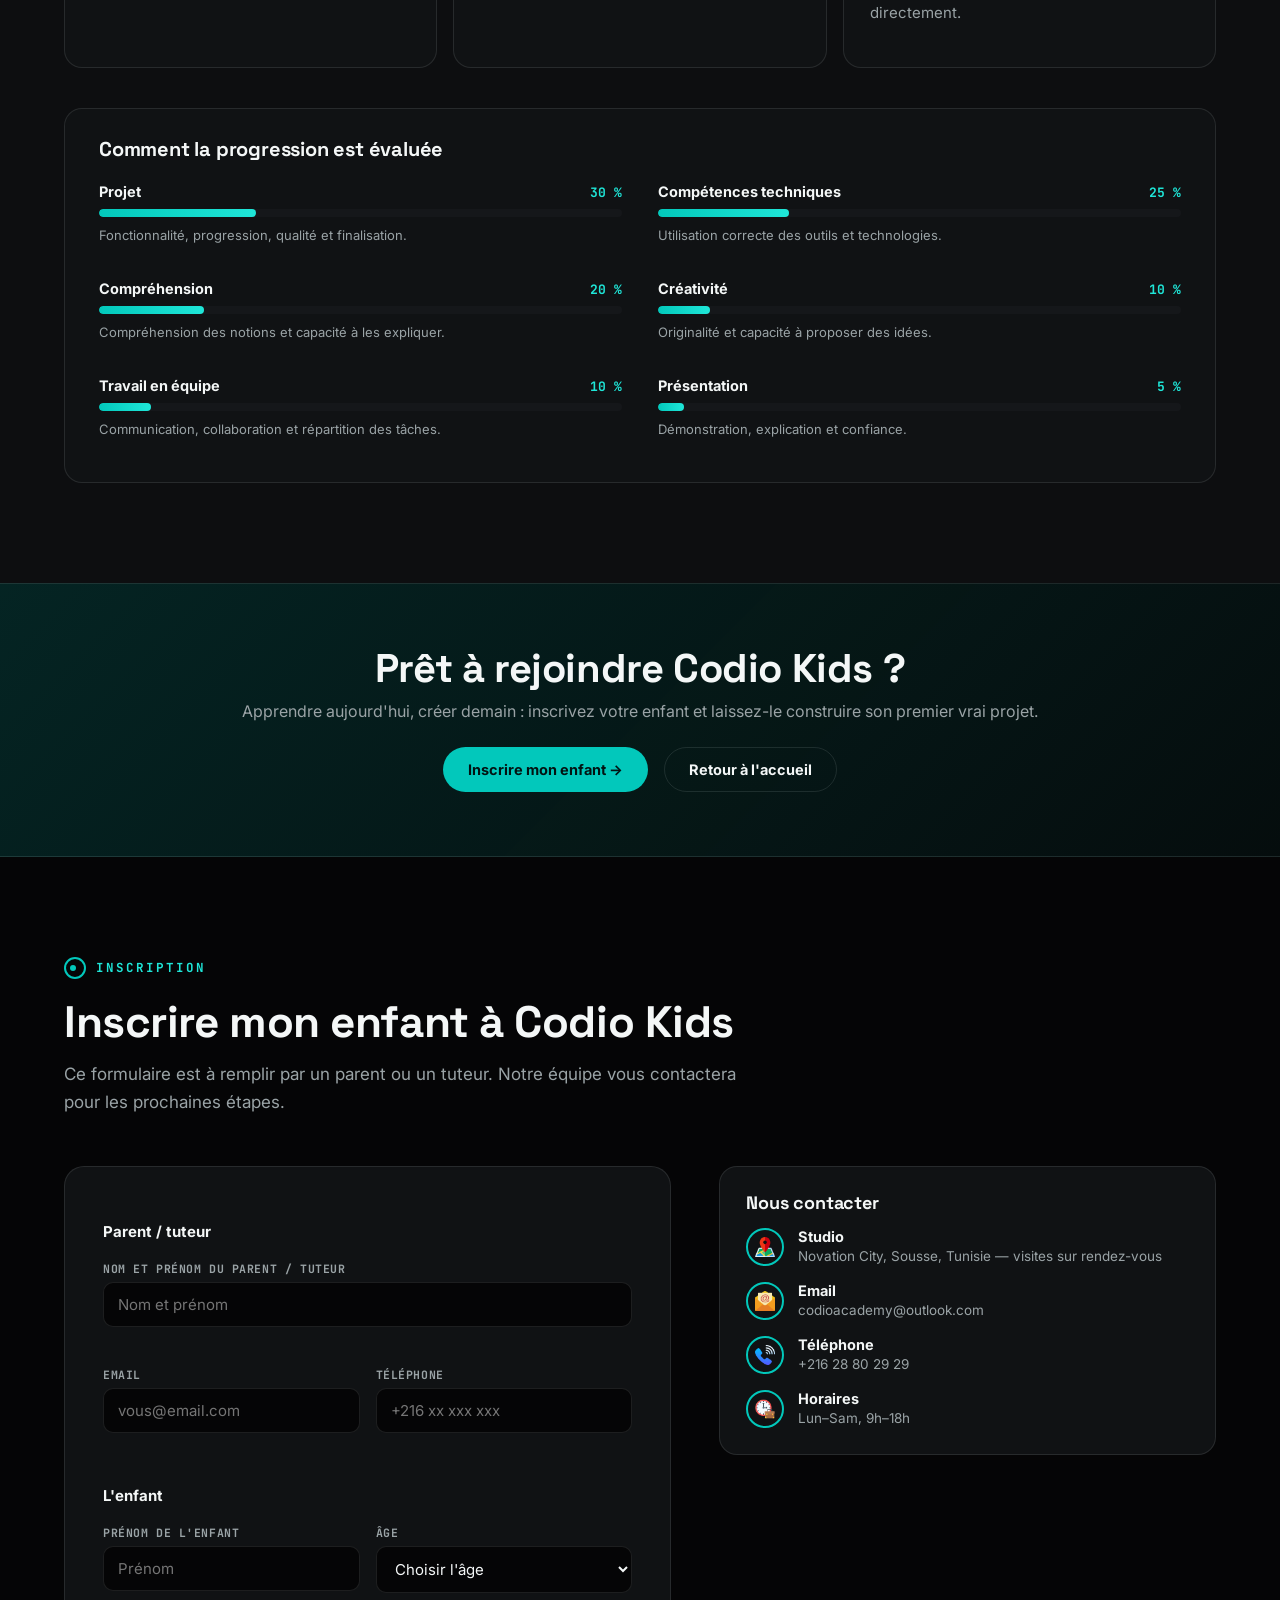
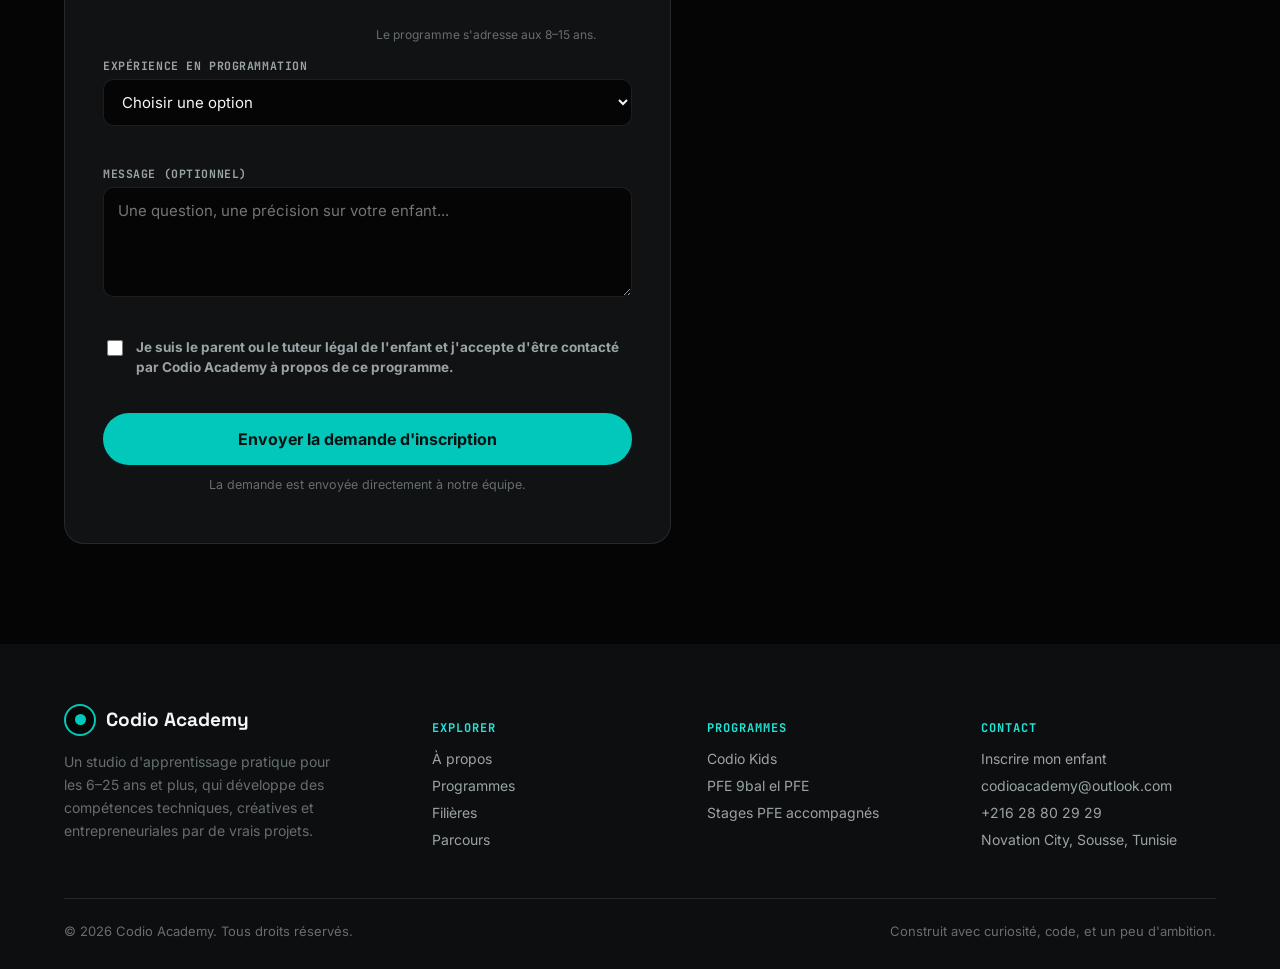
<file: pages/programming-for-kids.html>
<!DOCTYPE html>
<html lang="fr" dir="ltr">
<head>
<meta charset="UTF-8">
<meta name="viewport" content="width=device-width, initial-scale=1.0">
<title data-i18n="kids.1">Codio Kids — Programming for Kids, 8 à 15 ans | Codio Academy</title>
<meta name="description" content="Codio Kids : un programme de 12 semaines pour les 8–15 ans. Logique, Scratch, web, Python et un vrai projet présenté lors d'un Demo Day. 4 groupes selon l'âge et le niveau." data-i18n-content="kids.250">
<meta property="og:title" content="Codio Kids — Programming for Kids | Codio Academy">
<meta property="og:description" content="12 semaines pour apprendre la logique, la programmation et la création numérique, et présenter son propre projet lors d'un Demo Day.">
<meta property="og:type" content="website">

<link rel="preconnect" href="https://fonts.googleapis.com">
<link rel="preconnect" href="https://fonts.gstatic.com" crossorigin>
<link href="https://fonts.googleapis.com/css2?family=Space+Grotesk:wght@500;600;700&family=Inter:wght@400;500;600;700;800&family=JetBrains+Mono:wght@500;700&family=Tajawal:wght@500;700;800&display=swap" rel="stylesheet">

<link rel="stylesheet" href="../css/style.css">
<!-- Composants partagés avec la page PFE (cartes, formulaire, timeline...) -->
<link rel="stylesheet" href="../css/pfe-before-pfe.css">
<link rel="stylesheet" href="../css/programming-for-kids.css">
</head>
<body>

<!-- ============ NAV (réutilise le header du site) ============ -->
<nav class="nav">
  <div class="nav-inner">
    <a href="../index.html" class="logo"><span class="mark"></span>Codio Academy</a>
    <div class="nav-links">
      <a href="#programme" data-i18n="pfe.1">Le programme</a>
      <a href="#semaines" data-i18n="kids.2">12 semaines</a>
      <a href="#methode" data-i18n="kids.3">Méthode</a>
      <a href="#projets" data-i18n="kids.4">Projets</a>
      <a href="#infos" data-i18n="kids.5">Infos pratiques</a>
    </div>
    <div class="nav-cta">
      <div class="lang-switch" role="group" aria-label="Language switch">
        <button type="button" data-lang="fr" class="active">FR</button>
        <button type="button" data-lang="en">EN</button>
        <button type="button" data-lang="ar">AR</button>
      </div>
      <span class="page-badge">Codio Kids</span>
      <a href="#inscription" class="btn btn-primary btn-sm" data-i18n="pfe.6">Je m'inscris</a>
      <button class="burger" id="burgerBtn" aria-label="Ouvrir le menu" aria-expanded="false" data-i18n-aria="pfe.122">
        <span></span><span></span><span></span>
      </button>
    </div>
  </div>
</nav>

<div class="scrim" id="scrim"></div>
<div class="mobile-drawer" id="drawer">
  <button class="drawer-close" id="drawerClose" aria-label="Fermer le menu" data-i18n-aria="pfe.123">✕</button>
  <a href="#programme" data-i18n="pfe.1">Le programme</a>
  <a href="#semaines" data-i18n="kids.2">12 semaines</a>
  <a href="#methode" data-i18n="kids.3">Méthode</a>
  <a href="#projets" data-i18n="kids.4">Projets</a>
  <a href="#infos" data-i18n="kids.5">Infos pratiques</a>
  <a href="#inscription" data-i18n="pfe.5">Inscription</a>
  <a href="../index.html" data-i18n="int.9">Retour à l'accueil</a>
</div>

<!-- ============ HERO ============ -->
<header class="hero pfe-hero kids-hero" id="top">
  <div class="grid-overlay" aria-hidden="true"></div>
  <div class="hero-glow" aria-hidden="true"></div>
  <div class="wrap">
    <span class="eyebrow" data-i18n="kids.6">Codio Academy · Kids</span>
    <h1 data-i18n="kids.7">Codio Kids : apprendre à coder en créant.</h1>
    <p class="hero-lead" data-i18n="kids.8">Un programme de 12 semaines pour les 8–15 ans : logique, programmation, création numérique et un vrai projet, présenté lors d'un Demo Day.</p>
    <div class="hero-ctas">
      <a href="#inscription" class="btn btn-primary" data-i18n="kids.9">Inscrire mon enfant →</a>
      <a href="#semaines" class="btn btn-ghost" data-i18n="kids.10">Voir les 12 semaines</a>
    </div>
    <div class="hero-meta">
      <div data-i18n="kids.11"><strong>8–15 ans</strong><br>enfants et adolescents</div>
      <div data-i18n="kids.12"><strong>12 semaines</strong><br>jusqu'au Demo Day</div>
      <div data-i18n="kids.13"><strong>4 groupes</strong><br>par âge et niveau</div>
      <div data-i18n="kids.14"><strong>6–8 enfants</strong><br>par groupe</div>
    </div>
  </div>
</header>

<!-- ============ 1. PRÉSENTATION DU PROGRAMME ============ -->
<section id="programme" class="pfe-section">
  <div class="wrap">
    <div class="pfe-card reveal">
      <span class="pfe-badge" data-i18n="kids.15">Programme 12 semaines</span>
      <h2 class="pfe-title">Codio Kids</h2>
      <p class="pfe-slogan" data-i18n="kids.16">« Apprendre aujourd'hui, créer demain. »</p>
      <p class="pfe-desc" data-i18n="kids.17">Un programme pédagogique structuré pour apprendre la logique, la programmation, la création numérique et la réalisation de projets concrets. Le parcours est organisé selon l'âge, le niveau et l'autonomie de chaque enfant.</p>

      <div class="pfe-stats">
        <div class="pfe-stat"><strong>8–15</strong><span data-i18n="kids.18">Ans</span></div>
        <div class="pfe-stat"><strong>12</strong><span data-i18n="kids.19">Semaines</span></div>
        <div class="pfe-stat"><strong>4</strong><span data-i18n="kids.20">Groupes</span></div>
        <div class="pfe-stat"><strong>6–8</strong><span data-i18n="kids.21">Enfants / groupe</span></div>
        <div class="pfe-stat"><strong>1</strong><span data-i18n="kids.22">Projet + Demo Day</span></div>
      </div>

      <div class="pfe-value-grid">
        <div class="pfe-value-item">
          <span class="ring-ico"><img src="../images/smart-thinking.png" alt="" loading="lazy"></span>
          <h4 data-i18n="kids.23">Logique</h4>
          <p data-i18n="kids.24">Raisonner étape par étape et apprendre à résoudre des problèmes.</p>
        </div>
        <div class="pfe-value-item">
          <span class="ring-ico"><img src="../images/game-development.png" alt="" loading="lazy"></span>
          <h4 data-i18n="kids.25">Programmation</h4>
          <p data-i18n="kids.26">Scratch, web et Python, selon l'âge et le niveau de l'enfant.</p>
        </div>
        <div class="pfe-value-item">
          <span class="ring-ico"><img src="../images/innovation.png" alt="" loading="lazy"></span>
          <h4 data-i18n="kids.27">Création numérique</h4>
          <p data-i18n="kids.28">Imaginer et fabriquer des jeux, des sites et des applications.</p>
        </div>
        <div class="pfe-value-item">
          <span class="ring-ico"><img src="../images/project-based-education.png" alt="" loading="lazy"></span>
          <h4 data-i18n="kids.29">Projets concrets</h4>
          <p data-i18n="kids.30">Chaque enfant réalise un projet et le présente lors d'un Demo Day.</p>
        </div>
      </div>

      <a href="#inscription" class="btn btn-primary" data-i18n="kids.9">Inscrire mon enfant →</a>
    </div>
  </div>
</section>

<section class="about" id="public">
  <div class="wrap">
    <div class="section-head reveal">
      <span class="eyebrow" data-i18n="kids.31">Pour qui ?</span>
      <h2 data-i18n="kids.32">Un parcours adapté à chaque âge et à chaque niveau.</h2>
      <p data-i18n="kids.33">Quatre groupes pour que chaque enfant avance à son rythme, avec des défis à sa mesure.</p>
    </div>
    <div class="encadrement-grid">
      <div class="mv-card reveal">
        <h3><span class="tag" data-i18n="kids.34">Public cible</span></h3>
        <p data-i18n="kids.35">Enfants et adolescents de 8 à 15 ans, répartis en quatre groupes selon l'âge et le niveau : Discover (8–9 ans), Explore (10–11 ans), Creator (12–13 ans) et Developer (14–15 ans).</p>
      </div>
      <div class="mv-card reveal">
        <h3><span class="tag" data-i18n="kids.36">Prérequis et positionnement</span></h3>
        <p data-i18n="kids.37">Aucun niveau d'expert n'est attendu : le parcours démarre au niveau débutant. Un test de positionnement permet d'ajuster le groupe si le niveau technique ne correspond pas exactement à l'âge.</p>
      </div>
      <div class="mv-card reveal">
        <h3><span class="tag" data-i18n="kids.38">Objectifs pédagogiques</span></h3>
        <p data-i18n="kids.39">Comprendre, pratiquer, résoudre un problème et produire quelque chose : l'objectif n'est pas seulement d'apprendre une technologie, mais de savoir s'en servir pour créer.</p>
      </div>
      <div class="mv-card reveal">
        <h3><span class="tag" data-i18n="kids.40">Résultat attendu</span></h3>
        <p data-i18n="kids.41">À la fin des 12 semaines, chaque enfant a développé sa logique, acquis des compétences adaptées à son âge, réalisé un projet concret et appris à l'expliquer — avec l'envie de continuer à apprendre et à créer.</p>
      </div>
    </div>
  </div>
</section>

<section class="benefits" id="competences">
  <div class="wrap">
    <div class="section-head reveal">
      <span class="eyebrow" data-i18n="pfe.80">Compétences</span>
      <h2 data-i18n="kids.42">Ce que votre enfant va développer</h2>
    </div>
    <div class="skills-grid kids-skills">
      <div class="benefit-card reveal"><span class="ring-ico"><img src="../images/smart-thinking.png" alt="" loading="lazy"></span><h4 data-i18n="kids.43">Logique et résolution de problèmes</h4></div>
      <div class="benefit-card reveal"><span class="ring-ico"><img src="../images/game-development.png" alt="" loading="lazy"></span><h4 data-i18n="kids.44">Programmation : Scratch, JavaScript, Python</h4></div>
      <div class="benefit-card reveal"><span class="ring-ico"><img src="../images/web-development.png" alt="" loading="lazy"></span><h4 data-i18n="kids.45">Création web : HTML, CSS</h4></div>
      <div class="benefit-card reveal"><span class="ring-ico"><img src="../images/creativity-development.png" alt="" loading="lazy"></span><h4 data-i18n="kids.46">Créativité</h4></div>
      <div class="benefit-card reveal"><span class="ring-ico"><img src="../images/team-work.png" alt="" loading="lazy"></span><h4 data-i18n="kids.47">Travail en équipe</h4></div>
      <div class="benefit-card reveal"><span class="ring-ico"><img src="../images/presentation.png" alt="" loading="lazy"></span><h4 data-i18n="kids.48">Présenter et expliquer son travail</h4></div>
    </div>
  </div>
</section>

<!-- ============ 2. PROGRAMME DES 12 SEMAINES ============ -->
<section id="semaines">
  <div class="wrap">
    <div class="section-head reveal">
      <span class="eyebrow" data-i18n="kids.49">Programme des 12 semaines</span>
      <h2 data-i18n="kids.50">Choisissez un groupe pour découvrir ses 12 semaines.</h2>
      <p data-i18n="kids.51">Chaque semaine suit le même fil : comprendre, pratiquer, créer, partager. Le formateur adapte la difficulté au niveau réel du groupe.</p>
    </div>

    <div class="group-tabs" role="tablist" aria-label="Groupes Codio Kids" data-i18n-aria="kids.251">
        <button class="group-tab" role="tab" id="tab-g1" aria-controls="panel-g1" aria-selected="true" tabindex="0" type="button">
          <strong>G1</strong><span data-i18n="kids.52">8–9 ans</span><small>Discover</small>
        </button>
        <button class="group-tab" role="tab" id="tab-g2" aria-controls="panel-g2" aria-selected="false" tabindex="-1" type="button">
          <strong>G2</strong><span data-i18n="kids.53">10–11 ans</span><small>Explore</small>
        </button>
        <button class="group-tab" role="tab" id="tab-g3" aria-controls="panel-g3" aria-selected="false" tabindex="-1" type="button">
          <strong>G3</strong><span data-i18n="kids.54">12–13 ans</span><small>Creator</small>
        </button>
        <button class="group-tab" role="tab" id="tab-g4" aria-controls="panel-g4" aria-selected="false" tabindex="-1" type="button">
          <strong>G4</strong><span data-i18n="kids.55">14–15 ans</span><small>Developer</small>
        </button>
    </div>

      <div class="week-panel" id="panel-g1" role="tabpanel" aria-labelledby="tab-g1" tabindex="0">
        <div class="group-head">
          <h3><span class="group-name">G1 — Discover</span> <span class="page-badge" data-i18n="kids.52">8–9 ans</span></h3>
          <div class="group-meta">
            <div><span data-i18n="pfe.2">Parcours</span><strong data-i18n="pfe.109">Débutant</strong></div>
            <div><span data-i18n="kids.56">Compétences principales</span><strong data-i18n="kids.57">Logique, Scratch, créativité, séquences, boucles, conditions</strong></div>
            <div><span data-i18n="kids.58">Projet final</span><strong data-i18n="kids.59">Jeu Scratch personnel</strong><em data-i18n="kids.60">Projet individuel</em></div>
            <div><span data-i18n="kids.61">Badge</span><strong>Game Creator / First Coder</strong></div>
          </div>
        </div>
        <div class="weeks-grid">
          <article class="week-card">
            <span class="week-num">S1</span>
            <h4 data-i18n="kids.62">Découvrir le numérique</h4>
            <p data-i18n="kids.63">Ordinateur, applications, internet et règles de sécurité. Un « robot » humain pour comprendre qu&#x27;un ordinateur suit des instructions précises.</p>
          </article>
          <article class="week-card">
            <span class="week-num">S2</span>
            <h4 data-i18n="kids.64">Séquences et algorithmes</h4>
            <p data-i18n="kids.65">Ordre, séquence et algorithme : recettes, parcours, déplacement d&#x27;un personnage.</p>
          </article>
          <article class="week-card">
            <span class="week-num">S3</span>
            <h4 data-i18n="kids.66">Premiers pas avec Scratch</h4>
            <p data-i18n="kids.67">Interface, sprites, scènes, blocs de mouvement et événements. Mini-défi : une animation simple.</p>
          </article>
          <article class="week-card">
            <span class="week-num">S4</span>
            <h4 data-i18n="kids.68">Animation, dialogues et sons</h4>
            <p data-i18n="kids.69">Messages, dialogues, arrière-plans et sons. Mini-projet : une petite histoire interactive.</p>
          </article>
          <article class="week-card">
            <span class="week-num">S5</span>
            <h4 data-i18n="kids.70">Les boucles</h4>
            <p data-i18n="kids.71">Répéter, boucle infinie et répétition contrôlée, dans une animation ou un mini-jeu.</p>
          </article>
          <article class="week-card">
            <span class="week-num">S6</span>
            <h4 data-i18n="kids.72">Les conditions</h4>
            <p data-i18n="kids.73">Si/alors, détection et règles du jeu : un personnage réagit à un obstacle ou à un événement.</p>
          </article>
          <article class="week-card">
            <span class="week-num">S7</span>
            <h4 data-i18n="kids.74">Variables : score et vies</h4>
            <p data-i18n="kids.75">Créer et modifier une variable pour ajouter score, vies ou compteur à un jeu.</p>
          </article>
          <article class="week-card">
            <span class="week-num">S8</span>
            <h4 data-i18n="kids.76">Concevoir un jeu</h4>
            <p data-i18n="kids.77">Idée, règles, personnages, objectif, difficulté et scénario. Création du cahier d&#x27;idées du projet final.</p>
          </article>
          <article class="week-card">
            <span class="week-num">S9</span>
            <h4 data-i18n="kids.78">Développement du jeu</h4>
            <p data-i18n="kids.79">Construction du projet final : décors, personnages, mouvements, règles et interactions.</p>
          </article>
          <article class="week-card">
            <span class="week-num">S10</span>
            <h4 data-i18n="kids.80">Amélioration et créativité</h4>
            <p data-i18n="kids.81">Ajouter niveaux, sons, effets, bonus ou difficulté. Travail sur l&#x27;expérience utilisateur.</p>
          </article>
          <article class="week-card">
            <span class="week-num">S11</span>
            <h4 data-i18n="kids.82">Tests et débogage</h4>
            <p data-i18n="kids.83">Tester le jeu, trouver les bugs, corriger, simplifier et préparer la démonstration.</p>
          </article>
          <article class="week-card is-final">
            <span class="week-num">S12</span><span class="week-flag" data-i18n="kids.84">Finale</span>
            <h4>Demo Day</h4>
            <p data-i18n="kids.85">Présentation devant le groupe et les parents : idée, démonstration et feedback.</p>
          </article>
        </div>
      </div>
      <div class="week-panel" id="panel-g2" role="tabpanel" aria-labelledby="tab-g2" tabindex="0">
        <div class="group-head">
          <h3><span class="group-name">G2 — Explore</span> <span class="page-badge" data-i18n="kids.53">10–11 ans</span></h3>
          <div class="group-meta">
            <div><span data-i18n="pfe.2">Parcours</span><strong data-i18n="kids.86">Débutant / intermédiaire</strong></div>
            <div><span data-i18n="kids.56">Compétences principales</span><strong data-i18n="kids.87">Scratch avancé, HTML, CSS, JavaScript, introduction à Python</strong></div>
            <div><span data-i18n="kids.58">Projet final</span><strong data-i18n="kids.88">Mini-site + projet interactif</strong><em data-i18n="kids.60">Projet individuel</em></div>
            <div><span data-i18n="kids.61">Badge</span><strong>Explore / Web Creator</strong></div>
          </div>
        </div>
        <div class="weeks-grid">
          <article class="week-card">
            <span class="week-num">S1</span>
            <h4 data-i18n="kids.89">Logique et algorithmes</h4>
            <p data-i18n="kids.90">Conditions, boucles et décomposition d&#x27;un problème. Exercices de logique et pseudo-code.</p>
          </article>
          <article class="week-card">
            <span class="week-num">S2</span>
            <h4 data-i18n="kids.91">Scratch avancé</h4>
            <p data-i18n="kids.92">Messages, variables, conditions imbriquées, clones et interactions. Défi : un mini-jeu plus complet.</p>
          </article>
          <article class="week-card">
            <span class="week-num">S3</span>
            <h4 data-i18n="kids.93">Projet Scratch intermédiaire</h4>
            <p data-i18n="kids.94">Conception, développement et test d&#x27;un jeu ou d&#x27;une animation. Débogage et amélioration.</p>
          </article>
          <article class="week-card">
            <span class="week-num">S4</span>
            <h4 data-i18n="kids.95">HTML : créer une page</h4>
            <p data-i18n="kids.96">Titres, paragraphes, images, liens et listes. Création d&#x27;une première page personnelle.</p>
          </article>
          <article class="week-card">
            <span class="week-num">S5</span>
            <h4 data-i18n="kids.97">CSS : rendre le site attractif</h4>
            <p data-i18n="kids.98">Couleurs, tailles, espacements, bordures, mise en page et classes.</p>
          </article>
          <article class="week-card">
            <span class="week-num">S6</span>
            <h4 data-i18n="kids.99">Mini-site personnel</h4>
            <p data-i18n="kids.100">Plusieurs sections ou pages, navigation et présentation d&#x27;un sujet choisi.</p>
          </article>
          <article class="week-card">
            <span class="week-num">S7</span>
            <h4 data-i18n="kids.101">JavaScript : page interactive</h4>
            <p data-i18n="kids.102">Variables, événements, fonctions simples et interactions avec l&#x27;utilisateur.</p>
          </article>
          <article class="week-card">
            <span class="week-num">S8</span>
            <h4 data-i18n="kids.103">Quiz interactif</h4>
            <p data-i18n="kids.104">Questions, réponses, score et feedback. Introduction simplifiée au DOM.</p>
          </article>
          <article class="week-card">
            <span class="week-num">S9</span>
            <h4 data-i18n="kids.105">Python : premiers pas</h4>
            <p data-i18n="kids.106">Variables, types simples, entrées/sorties, conditions et boucles.</p>
          </article>
          <article class="week-card">
            <span class="week-num">S10</span>
            <h4 data-i18n="kids.107">Mini-projet Python</h4>
            <p data-i18n="kids.108">Un programme simple : quiz, calculateur, jeu de devinettes ou gestion de score.</p>
          </article>
          <article class="week-card">
            <span class="week-num">S11</span>
            <h4 data-i18n="kids.58">Projet final</h4>
            <p data-i18n="kids.109">Choix du projet, planification, développement et tests, en combinant les compétences acquises.</p>
          </article>
          <article class="week-card is-final">
            <span class="week-num">S12</span><span class="week-flag" data-i18n="kids.84">Finale</span>
            <h4 data-i18n="pfe.76">Présentation</h4>
            <p data-i18n="kids.110">Démonstration du projet, explication des choix et feedback.</p>
          </article>
        </div>
      </div>
      <div class="week-panel" id="panel-g3" role="tabpanel" aria-labelledby="tab-g3" tabindex="0">
        <div class="group-head">
          <h3><span class="group-name">G3 — Creator</span> <span class="page-badge" data-i18n="kids.54">12–13 ans</span></h3>
          <div class="group-meta">
            <div><span data-i18n="pfe.2">Parcours</span><strong data-i18n="pfe.110">Intermédiaire</strong></div>
            <div><span data-i18n="kids.56">Compétences principales</span><strong data-i18n="kids.111">HTML, CSS, JavaScript, DOM, Python, conception de projet</strong></div>
            <div><span data-i18n="kids.58">Projet final</span><strong data-i18n="kids.112">Application web interactive</strong><em data-i18n="kids.113">Binômes ou équipes de 2–3</em></div>
            <div><span data-i18n="kids.61">Badge</span><strong>Creator / Project Presenter</strong></div>
          </div>
        </div>
        <div class="weeks-grid">
          <article class="week-card">
            <span class="week-num">S1</span>
            <h4 data-i18n="kids.114">Algorithmes et résolution de problèmes</h4>
            <p data-i18n="kids.115">Décomposition, pseudo-code, conditions, boucles et fonctions.</p>
          </article>
          <article class="week-card">
            <span class="week-num">S2</span>
            <h4>HTML</h4>
            <p data-i18n="kids.116">Structure sémantique, formulaires simples, liens, médias et organisation d&#x27;une page.</p>
          </article>
          <article class="week-card">
            <span class="week-num">S3</span>
            <h4 data-i18n="kids.117">CSS et responsive</h4>
            <p data-i18n="kids.118">Sélecteurs, box model, Flexbox, organisation responsive et design d&#x27;interface.</p>
          </article>
          <article class="week-card">
            <span class="week-num">S4</span>
            <h4>JavaScript</h4>
            <p data-i18n="kids.119">Variables, conditions, boucles, fonctions, événements et logique interactive.</p>
          </article>
          <article class="week-card">
            <span class="week-num">S5</span>
            <h4>DOM</h4>
            <p data-i18n="kids.120">Sélection et modification d&#x27;éléments HTML, événements et interface dynamique.</p>
          </article>
          <article class="week-card">
            <span class="week-num">S6</span>
            <h4 data-i18n="kids.121">Application interactive</h4>
            <p data-i18n="kids.122">Un quiz, un calculateur, un gestionnaire de tâches simple ou une autre application web.</p>
          </article>
          <article class="week-card">
            <span class="week-num">S7</span>
            <h4>Python</h4>
            <p data-i18n="kids.123">Syntaxe, variables, conditions, boucles, fonctions et structures de données simples.</p>
          </article>
          <article class="week-card">
            <span class="week-num">S8</span>
            <h4 data-i18n="kids.124">Projet Python</h4>
            <p data-i18n="kids.125">Un petit programme avec entrées utilisateur, logique et traitement de données.</p>
          </article>
          <article class="week-card">
            <span class="week-num">S9</span>
            <h4 data-i18n="kids.126">Cahier des charges du projet final</h4>
            <p data-i18n="kids.127">Besoin, utilisateurs, fonctionnalités, interface, contraintes et livrables.</p>
          </article>
          <article class="week-card">
            <span class="week-num">S10</span>
            <h4 data-i18n="pfe.73">Développement</h4>
            <p data-i18n="kids.128">Réalisation du projet en équipe, avec suivi technique et résolution des problèmes.</p>
          </article>
          <article class="week-card">
            <span class="week-num">S11</span>
            <h4 data-i18n="kids.129">Tests et documentation</h4>
            <p data-i18n="kids.130">Tests fonctionnels, correction des bugs, documentation courte et préparation de la présentation.</p>
          </article>
          <article class="week-card is-final">
            <span class="week-num">S12</span><span class="week-flag" data-i18n="kids.84">Finale</span>
            <h4>Demo Day</h4>
            <p data-i18n="kids.131">Présentation de l&#x27;application, démonstration, questions/réponses et feedback.</p>
          </article>
        </div>
      </div>
      <div class="week-panel" id="panel-g4" role="tabpanel" aria-labelledby="tab-g4" tabindex="0">
        <div class="group-head">
          <h3><span class="group-name">G4 — Developer</span> <span class="page-badge" data-i18n="kids.55">14–15 ans</span></h3>
          <div class="group-meta">
            <div><span data-i18n="pfe.2">Parcours</span><strong data-i18n="kids.132">Intermédiaire / avancé</strong></div>
            <div><span data-i18n="kids.56">Compétences principales</span><strong data-i18n="kids.133">Python, Web, API, Git/GitHub, cahier des charges, tests</strong></div>
            <div><span data-i18n="kids.58">Projet final</span><strong data-i18n="kids.134">Mini-application complète</strong><em data-i18n="kids.135">Équipes de 2–3</em></div>
            <div><span data-i18n="kids.61">Badge</span><strong>Young Developer / Project Presenter</strong></div>
          </div>
        </div>
        <div class="weeks-grid">
          <article class="week-card">
            <span class="week-num">S1</span>
            <h4 data-i18n="kids.136">Algorithmes et structures de données</h4>
            <p data-i18n="kids.137">Algorithmes, complexité intuitive, listes/tableaux, conditions, boucles et fonctions.</p>
          </article>
          <article class="week-card">
            <span class="week-num">S2</span>
            <h4 data-i18n="kids.138">Python : fondamentaux</h4>
            <p data-i18n="kids.139">Variables, types, conditions, boucles, fonctions et bonnes pratiques de code.</p>
          </article>
          <article class="week-card">
            <span class="week-num">S3</span>
            <h4 data-i18n="kids.140">Python : modules, fichiers, exceptions</h4>
            <p data-i18n="kids.141">Organisation du code, modules, lecture/écriture de fichiers et gestion des erreurs.</p>
          </article>
          <article class="week-card">
            <span class="week-num">S4</span>
            <h4 data-i18n="kids.124">Projet Python</h4>
            <p data-i18n="kids.142">Une mini-application : gestion de données, quiz, outil ou jeu. Tests et amélioration du code.</p>
          </article>
          <article class="week-card">
            <span class="week-num">S5</span>
            <h4 data-i18n="kids.143">Web : HTML/CSS</h4>
            <p data-i18n="kids.144">Structure d&#x27;une interface, CSS moderne, responsive design et organisation d&#x27;un projet web.</p>
          </article>
          <article class="week-card">
            <span class="week-num">S6</span>
            <h4>JavaScript</h4>
            <p data-i18n="kids.145">Logique, fonctions, événements, DOM et interactions avancées.</p>
          </article>
          <article class="week-card">
            <span class="week-num">S7</span>
            <h4 data-i18n="kids.146">APIs et données</h4>
            <p data-i18n="kids.147">Principe d&#x27;une API, requêtes, JSON et intégration de données externes.</p>
          </article>
          <article class="week-card">
            <span class="week-num">S8</span>
            <h4 data-i18n="kids.148">Git et GitHub</h4>
            <p data-i18n="kids.149">Versioning, dépôt, commit, branches de base, historique et collaboration.</p>
          </article>
          <article class="week-card">
            <span class="week-num">S9</span>
            <h4 data-i18n="kids.150">Cahier des charges</h4>
            <p data-i18n="kids.151">Besoin, utilisateurs, fonctionnalités, architecture, planning, rôles et critères de réussite.</p>
          </article>
          <article class="week-card">
            <span class="week-num">S10</span>
            <h4 data-i18n="kids.152">Développement du projet final</h4>
            <p data-i18n="kids.153">Travail en équipe de 2–3 : fonctionnalités principales, intégration et suivi.</p>
          </article>
          <article class="week-card">
            <span class="week-num">S11</span>
            <h4 data-i18n="kids.154">Tests, documentation et présentation</h4>
            <p data-i18n="kids.155">Tests, correction, README/documentation, préparation du pitch et de la démonstration.</p>
          </article>
          <article class="week-card is-final">
            <span class="week-num">S12</span><span class="week-flag" data-i18n="kids.84">Finale</span>
            <h4>Demo Day</h4>
            <p data-i18n="kids.156">Présentation finale devant le groupe et les parents : démonstration, questions/réponses et évaluation.</p>
          </article>
        </div>
      </div>
  </div>
</section>

<!-- ============ 3. MÉTHODOLOGIE ============ -->
<section class="about" id="methode">
  <div class="wrap">
    <div class="section-head reveal">
      <span class="eyebrow" data-i18n="kids.157">Méthode d'apprentissage</span>
      <h2 class="method-title"><span dir="ltr">Learn → Practice → Create → Present</span></h2>
      <p data-i18n="kids.158">Chaque séance est active et orientée vers la création : on apprend une notion, on la pratique, puis on construit quelque chose avec.</p>
    </div>

    <div class="journey-row">
      <div class="journey-line" aria-hidden="true"></div>
      <div class="journey-step reveal"><div class="journey-num">1</div><h4>Challenge</h4><p class="step-time" data-i18n="kids.159">10 min</p><p data-i18n="kids.160">Un défi court pour stimuler la réflexion et réactiver les connaissances.</p></div>
      <div class="journey-step reveal"><div class="journey-num">2</div><h4>Learn</h4><p class="step-time" data-i18n="kids.161">15–20 min</p><p data-i18n="kids.162">Une nouvelle notion expliquée par démonstration et exemples.</p></div>
      <div class="journey-step reveal"><div class="journey-num">3</div><h4>Practice</h4><p class="step-time" data-i18n="kids.163">20–30 min</p><p data-i18n="kids.164">Des exercices guidés, puis une autonomie progressive.</p></div>
      <div class="journey-step reveal"><div class="journey-num">4</div><h4>Create</h4><p class="step-time" data-i18n="kids.165">30–40 min</p><p data-i18n="kids.166">Construction du projet ou de la fonctionnalité du jour.</p></div>
      <div class="journey-step reveal"><div class="journey-num">5</div><h4>Share</h4><p class="step-time" data-i18n="kids.159">10 min</p><p data-i18n="kids.167">Démonstration, feedback et retour d'expérience.</p></div>
    </div>
    <p class="method-note reveal" data-i18n="kids.168">Durées indicatives de chaque phase d'une séance.</p>

    <div class="split-card reveal">
      <h3 data-i18n="kids.169">Où passe le temps ?</h3>
      <div class="split-bar" role="img" aria-label="Répartition globale : 20 % découverte et théorie, 30 % exercices, 40 % projet, 10 % présentation" data-i18n-aria="kids.252">
        <span style="flex:20" class="s1">20 %</span>
        <span style="flex:30" class="s2">30 %</span>
        <span style="flex:40" class="s3">40 %</span>
        <span style="flex:10" class="s4">10 %</span>
      </div>
      <ul class="split-legend">
        <li><i class="s1"></i><strong data-i18n="kids.170">Découverte / théorie</strong></li>
        <li><i class="s2"></i><strong data-i18n="kids.171">Exercices</strong></li>
        <li><i class="s3"></i><strong data-i18n="pfe.17">Projet</strong></li>
        <li><i class="s4"></i><strong data-i18n="pfe.76">Présentation</strong></li>
      </ul>
    </div>
  </div>
</section>

<!-- ============ 4. PROJETS ============ -->
<section id="projets">
  <div class="wrap">
    <div class="section-head reveal">
      <span class="eyebrow" data-i18n="kids.4">Projets</span>
      <h2 data-i18n="kids.172">Ce que les enfants vont créer.</h2>
      <p data-i18n="kids.173">Chaque participant réalise un projet adapté à son niveau, puis le présente lors du Demo Day.</p>
    </div>
    <div class="parcours-grid">
      <div class="track-card reveal">
        <span class="ring-ico"><img src="../images/game-development.png" alt="" loading="lazy"></span>
        <h4 data-i18n="kids.59">Jeu Scratch personnel</h4>
        <p class="desc" data-i18n="kids.174"><strong>G1 · Discover.</strong> Un jeu imaginé et construit de A à Z : personnages, règles, score et vies, niveaux, sons et effets.</p>
        <div class="prog-tags"><span>Scratch</span><span data-i18n="kids.175">Boucles</span><span data-i18n="kids.176">Conditions</span><span data-i18n="kids.177">Variables</span></div>
      </div>
      <div class="track-card reveal">
        <span class="ring-ico"><img src="../images/web-development.png" alt="" loading="lazy"></span>
        <h4 data-i18n="kids.88">Mini-site + projet interactif</h4>
        <p class="desc" data-i18n="kids.178"><strong>G2 · Explore.</strong> Un mini-site personnel avec navigation, puis un projet qui combine les compétences acquises.</p>
        <div class="prog-tags"><span>HTML</span><span>CSS</span><span>JavaScript</span><span>Python</span></div>
      </div>
      <div class="track-card reveal">
        <span class="ring-ico"><img src="../images/innovation.png" alt="" loading="lazy"></span>
        <h4 data-i18n="kids.112">Application web interactive</h4>
        <p class="desc" data-i18n="kids.179"><strong>G3 · Creator.</strong> Une application conçue en équipe à partir d'un cahier des charges, avec tests et documentation courte.</p>
        <div class="prog-tags"><span>HTML</span><span>CSS</span><span>JavaScript</span><span>DOM</span><span>Python</span></div>
      </div>
      <div class="track-card reveal">
        <span class="ring-ico"><img src="../images/version-controle.png" alt="" loading="lazy"></span>
        <h4 data-i18n="kids.134">Mini-application complète</h4>
        <p class="desc" data-i18n="kids.180"><strong>G4 · Developer.</strong> Une application développée en équipe de 2–3, avec cahier des charges, API, Git/GitHub, tests et README.</p>
        <div class="prog-tags"><span>Python</span><span>Web</span><span>API</span><span>Git/GitHub</span></div>
      </div>
    </div>

    <div class="final-project reveal">
      <h3 data-i18n="kids.181">Le projet final en 5 étapes</h3>
      <ol class="final-steps">
        <li><strong data-i18n="kids.182">Idée</strong><span data-i18n="kids.183">Chaque enfant ou équipe choisit une idée adaptée à son niveau.</span></li>
        <li><strong data-i18n="kids.184">Cahier d'idées</strong><span data-i18n="kids.185">Objectif, utilisateurs, fonctionnalités, technologies, résultat attendu.</span></li>
        <li><strong data-i18n="pfe.73">Développement</strong><span data-i18n="kids.186">Réalisation progressive, avec l'accompagnement du formateur.</span></li>
        <li><strong data-i18n="pfe.74">Tests</strong><span data-i18n="kids.187">Recherche de bugs, corrections et améliorations.</span></li>
        <li><strong data-i18n="pfe.76">Présentation</strong><span data-i18n="kids.188">Démonstration, explication des choix, retour d'expérience.</span></li>
      </ol>
    </div>

    <div class="soutenance-highlight reveal">
      <h3 data-i18n="kids.189">Demo Day : le moment de montrer son travail.</h3>
      <p data-i18n="kids.190">L'événement final où les enfants présentent leur projet devant les autres participants et, idéalement, leurs parents : idée, démonstration, questions et feedback.</p>
    </div>

    <div class="badges-block reveal">
      <h3 data-i18n="kids.191">Badges et motivation</h3>
      <div class="badge-grid">
        <div class="badge-item"><span aria-hidden="true">★</span><strong>Logic Master</strong><em data-i18n="kids.192">Résoudre des problèmes et raisonner étape par étape</em></div>
        <div class="badge-item"><span aria-hidden="true">★</span><strong>First Coder</strong><em data-i18n="kids.193">Écrire et comprendre ses premières instructions</em></div>
        <div class="badge-item"><span aria-hidden="true">★</span><strong>Game Creator</strong><em data-i18n="kids.194">Créer un jeu fonctionnel</em></div>
        <div class="badge-item"><span aria-hidden="true">★</span><strong>Web Creator</strong><em data-i18n="kids.195">Créer une page ou un mini-site</em></div>
        <div class="badge-item"><span aria-hidden="true">★</span><strong>Python Explorer</strong><em data-i18n="kids.196">Réaliser un programme Python</em></div>
        <div class="badge-item"><span aria-hidden="true">★</span><strong>Bug Hunter</strong><em data-i18n="kids.197">Identifier et corriger des erreurs</em></div>
        <div class="badge-item"><span aria-hidden="true">★</span><strong>Project Presenter</strong><em data-i18n="kids.198">Présenter clairement son projet</em></div>
        <div class="badge-item"><span aria-hidden="true">★</span><strong>Young Developer</strong><em data-i18n="kids.199">Réaliser un projet complet avec une démarche de développement</em></div>
      </div>
    </div>
  </div>
</section>

<!-- ============ 5. INFORMATIONS PRATIQUES ============ -->
<section class="about" id="infos">
  <div class="wrap">
    <div class="section-head reveal">
      <span class="eyebrow" data-i18n="kids.200">Informations pratiques</span>
      <h2 data-i18n="kids.201">Tout savoir sur l'organisation.</h2>
    </div>
    <div class="kids-info-grid">
      <div class="mv-card reveal">
        <span class="ring-ico"><img src="../images/working-time.png" alt="" loading="lazy"></span>
        <h3><span class="tag" data-i18n="pfe.13">Durée</span></h3>
        <p data-i18n="kids.202">12 semaines, de la découverte jusqu'au Demo Day.</p>
      </div>
      <div class="mv-card reveal">
        <span class="ring-ico"><img src="../images/team-work.png" alt="" loading="lazy"></span>
        <h3><span class="tag" data-i18n="kids.20">Groupes</span></h3>
        <p data-i18n="kids.203">4 groupes selon l'âge et le niveau. Taille idéale : 6 à 8 enfants, avec 8 participants maximum par groupe.</p>
      </div>
      <div class="mv-card reveal">
        <span class="ring-ico"><img src="../images/project-based-education.png" alt="" loading="lazy"></span>
        <h3><span class="tag" data-i18n="kids.4">Projets</span></h3>
        <p data-i18n="kids.204">Individuels pour les 8–11 ans pour développer l'autonomie ; en binômes ou équipes de 2–3 pour les 12–15 ans pour apprendre à collaborer.</p>
      </div>
      <div class="mv-card reveal">
        <span class="ring-ico"><img src="../images/supervision.png" alt="" loading="lazy"></span>
        <h3><span class="tag" data-i18n="int.4">Accompagnement</span></h3>
        <p data-i18n="kids.205">Le formateur différencie les exercices au sein d'un même groupe : niveau standard, défi avancé ou accompagnement renforcé.</p>
      </div>
      <div class="mv-card reveal">
        <span class="ring-ico"><img src="../images/smart-learning.png" alt="" loading="lazy"></span>
        <h3><span class="tag" data-i18n="kids.206">Test de positionnement</span></h3>
        <p data-i18n="kids.207">Il permet d'ajuster le groupe de l'enfant si son niveau technique ne correspond pas exactement à son âge.</p>
      </div>
      <div class="mv-card reveal">
        <span class="ring-ico"><img src="../images/phone-call.png" alt="" loading="lazy"></span>
        <h3><span class="tag" data-i18n="pfe.5">Inscription</span></h3>
        <p data-i18n="kids.208">Remplissez le formulaire ci-dessous. Pour connaître les prochaines sessions, les dates et les modalités, notre équipe vous répond directement.</p>
      </div>
    </div>

    <div class="eval-card reveal">
      <h3 data-i18n="kids.209">Comment la progression est évaluée</h3>
      <div class="eval-grid">
        <div class="eval-row"><div class="eval-label"><strong data-i18n="pfe.17">Projet</strong><span>30 %</span></div><div class="eval-bar"><i style="width:30%"></i></div><p data-i18n="kids.210">Fonctionnalité, progression, qualité et finalisation.</p></div>
        <div class="eval-row"><div class="eval-label"><strong data-i18n="kids.211">Compétences techniques</strong><span>25 %</span></div><div class="eval-bar"><i style="width:25%"></i></div><p data-i18n="kids.212">Utilisation correcte des outils et technologies.</p></div>
        <div class="eval-row"><div class="eval-label"><strong data-i18n="kids.213">Compréhension</strong><span>20 %</span></div><div class="eval-bar"><i style="width:20%"></i></div><p data-i18n="kids.214">Compréhension des notions et capacité à les expliquer.</p></div>
        <div class="eval-row"><div class="eval-label"><strong data-i18n="kids.46">Créativité</strong><span>10 %</span></div><div class="eval-bar"><i style="width:10%"></i></div><p data-i18n="kids.215">Originalité et capacité à proposer des idées.</p></div>
        <div class="eval-row"><div class="eval-label"><strong data-i18n="kids.47">Travail en équipe</strong><span>10 %</span></div><div class="eval-bar"><i style="width:10%"></i></div><p data-i18n="kids.216">Communication, collaboration et répartition des tâches.</p></div>
        <div class="eval-row"><div class="eval-label"><strong data-i18n="pfe.76">Présentation</strong><span>5 %</span></div><div class="eval-bar"><i style="width:5%"></i></div><p data-i18n="kids.217">Démonstration, explication et confiance.</p></div>
      </div>
    </div>
  </div>
</section>

<!-- ============ 6. CALL TO ACTION ============ -->
<section class="cta-strip">
  <div class="wrap">
    <h2 data-i18n="kids.218">Prêt à rejoindre Codio Kids ?</h2>
    <p data-i18n="kids.219">Apprendre aujourd'hui, créer demain : inscrivez votre enfant et laissez-le construire son premier vrai projet.</p>
    <div class="hero-ctas cta-actions">
      <a href="#inscription" class="btn btn-primary" data-i18n="kids.9">Inscrire mon enfant →</a>
      <a href="../index.html" class="btn btn-ghost" data-i18n="int.9">Retour à l'accueil</a>
    </div>
  </div>
</section>

<!-- ============ INSCRIPTION (formulaire intégré) ============ -->
<section id="inscription">
  <div class="wrap">
    <div class="section-head reveal">
      <span class="eyebrow" data-i18n="pfe.5">Inscription</span>
      <h2 data-i18n="kids.220">Inscrire mon enfant à Codio Kids</h2>
      <p data-i18n="kids.221">Ce formulaire est à remplir par un parent ou un tuteur. Notre équipe vous contactera pour les prochaines étapes.</p>
    </div>
    <div class="contact-grid">
      <div class="kids-form-col">
        <form class="form-card reveal" id="kidsForm" action="https://formsubmit.co/codioacademy@outlook.com" method="POST" novalidate>

          <!-- Configuration FormSubmit (même destinataire que les autres formulaires du site) -->
          <input type="hidden" name="_subject" id="kidsSubject" value="Inscription Codio Kids">
          <input type="hidden" name="_template" value="table">
          <input type="hidden" name="_captcha" value="false">
          <input type="text" name="_honey" style="display:none">
          <input type="hidden" name="Groupe_indicatif" id="kidsGroupField" value="">

          <p class="section-head" style="margin-bottom:20px;"><strong style="font-size:15px;color:var(--ink);" data-i18n="kids.222">Parent / tuteur</strong></p>
          <div class="form-row">
            <div class="field full">
              <label for="kidsParent" data-i18n="kids.223">Nom et prénom du parent / tuteur</label>
              <input id="kidsParent" name="Parent_tuteur" type="text" placeholder="Nom et prénom" data-i18n-ph="kids.253">
              <span class="field-error"></span>
            </div>
          </div>
          <div class="form-row">
            <div class="field">
              <label for="kidsEmail" data-i18n="contact.f5">Email</label>
              <input id="kidsEmail" name="Email" type="email" placeholder="vous@email.com" data-i18n-ph="contact.f5ph">
              <span class="field-error"></span>
            </div>
            <div class="field">
              <label for="kidsPhone" data-i18n="contact.f6">Téléphone</label>
              <input id="kidsPhone" name="Téléphone" type="tel" dir="ltr" placeholder="+216 xx xxx xxx">
              <span class="field-error"></span>
            </div>
          </div>

          <p class="section-head" style="margin:28px 0 20px;"><strong style="font-size:15px;color:var(--ink);" data-i18n="kids.224">L'enfant</strong></p>
          <div class="form-row">
            <div class="field">
              <label for="kidsChild" data-i18n="kids.225">Prénom de l'enfant</label>
              <input id="kidsChild" name="Prénom_enfant" type="text" placeholder="Prénom" data-i18n-ph="pfe.99">
              <span class="field-error"></span>
            </div>
            <div class="field">
              <label for="kidsAge" data-i18n="kids.226">Âge</label>
              <select id="kidsAge" name="Age_enfant">
                <option value="" disabled selected data-i18n="kids.227">Choisir l'âge</option>
                <option value="8" data-i18n="kids.228">8 ans</option>
                <option value="9" data-i18n="kids.229">9 ans</option>
                <option value="10" data-i18n="kids.230">10 ans</option>
                <option value="11" data-i18n="kids.231">11 ans</option>
                <option value="12" data-i18n="kids.232">12 ans</option>
                <option value="13" data-i18n="kids.233">13 ans</option>
                <option value="14" data-i18n="kids.234">14 ans</option>
                <option value="15" data-i18n="kids.235">15 ans</option>
              </select>
              <span class="field-error"></span>
              <span class="form-hint" id="kidsGroupHint" data-i18n="kids.236">Le programme s'adresse aux 8–15 ans.</span>
            </div>
          </div>
          <div class="form-row">
            <div class="field full">
              <label for="kidsLevel" data-i18n="kids.237">Expérience en programmation</label>
              <select id="kidsLevel" name="Niveau_declare">
                <option value="" disabled selected data-i18n="kids.238">Choisir une option</option>
                <option value="Débutant (aucune expérience)" data-i18n="kids.239">Débutant (aucune expérience)</option>
                <option value="A déjà quelques bases" data-i18n="kids.240">A déjà quelques bases</option>
                <option value="Niveau plus avancé" data-i18n="kids.241">Niveau plus avancé</option>
                <option value="Je ne sais pas" data-i18n="kids.242">Je ne sais pas</option>
              </select>
              <span class="field-error"></span>
            </div>
          </div>
          <div class="form-row">
            <div class="field full">
              <label for="kidsMessage" data-i18n="kids.243">Message (optionnel)</label>
              <textarea id="kidsMessage" name="Message" rows="3" placeholder="Une question, une précision sur votre enfant..." data-i18n-ph="kids.254"></textarea>
              <span class="field-error"></span>
            </div>
          </div>

          <div class="form-row" style="margin-bottom:6px;">
            <div class="field full">
              <div class="field-checkbox">
                <input id="kidsConsent" name="Consentement" type="checkbox" value="Parent/tuteur, accepte d'être contacté">
                <label for="kidsConsent" style="text-transform:none;letter-spacing:0;font-family:var(--body);font-size:13.5px;" data-i18n="kids.244">Je suis le parent ou le tuteur légal de l'enfant et j'accepte d'être contacté par Codio Academy à propos de ce programme.</label>
              </div>
              <span class="field-error"></span>
            </div>
          </div>

          <button type="submit" class="btn btn-primary" data-i18n="kids.245">Envoyer la demande d'inscription</button>
          <p class="form-note" data-i18n="kids.246">La demande est envoyée directement à notre équipe.</p>
        </form>

        <!-- Feedback affiché après envoi réussi -->
        <div class="form-card form-success" id="kidsSuccess">
          <span class="check-badge">✓</span>
          <h3 data-i18n="kids.247">Merci pour votre demande !</h3>
          <p data-i18n="kids.248">Votre demande d'inscription a bien été envoyée à l'équipe Codio Academy, qui vous contactera prochainement.</p>
        </div>
      </div>

      <div class="contact-info reveal">
        <div class="info-block">
          <h3 data-i18n="contact.getInTouch">Nous contacter</h3>
          <div class="info-item"><span class="ring-ico"><img src="../images/location.png" alt="" loading="lazy"></span><div><strong data-i18n="pfe.117">Studio</strong><span data-i18n="contact.locV">Novation City, Sousse, Tunisie — visites sur rendez-vous</span></div></div>
          <div class="info-item"><span class="ring-ico"><img src="../images/email.png" alt="" loading="lazy"></span><div><strong data-i18n="contact.f5">Email</strong><span>codioacademy@outlook.com</span></div></div>
          <div class="info-item"><span class="ring-ico"><img src="../images/phone-call.png" alt="" loading="lazy"></span><div><strong data-i18n="contact.f6">Téléphone</strong><span dir="ltr">+216 28 80 29 29</span></div></div>
          <div class="info-item"><span class="ring-ico"><img src="../images/working-time.png" alt="" loading="lazy"></span><div><strong data-i18n="contact.hours">Horaires</strong><span data-i18n="contact.hoursV">Lun–Sam, 9h–18h</span></div></div>
        </div>
      </div>
    </div>
  </div>
</section>

<!-- ============ FOOTER (réutilise le footer du site) ============ -->
<footer>
  <div class="wrap">
    <div class="footer-grid">
      <div class="footer-brand">
        <a href="../index.html" class="logo"><span class="mark"></span>Codio Academy</a>
        <p data-i18n="footer.tagline">Un studio d'apprentissage pratique pour les 6–25 ans et plus, qui développe des compétences techniques, créatives et entrepreneuriales par de vrais projets.</p>
      </div>
      <div class="footer-col">
        <h4 data-i18n="footer.explore">Explorer</h4>
        <a href="../index.html#about" data-i18n="nav.about">À&nbsp;propos</a>
        <a href="../index.html#programs" data-i18n="nav.programs">Programmes</a>
        <a href="../index.html#tracks" data-i18n="nav.tracks">Filières</a>
        <a href="../index.html#journey" data-i18n="nav.journey">Parcours</a>
      </div>
      <div class="footer-col">
        <h4 data-i18n="nav.programs">Programmes</h4>
        <a href="#top">Codio Kids</a>
        <a href="pfe-before-pfe.html">PFE 9bal el PFE</a>
        <a href="internship-2026.html" data-i18n="avail.c3title">Stages PFE accompagnés</a>
      </div>
      <div class="footer-col">
        <h4 data-i18n="nav.contact">Contact</h4>
        <a href="#inscription" data-i18n="kids.249">Inscrire mon enfant</a>
        <span>codioacademy@outlook.com</span>
        <span dir="ltr">+216 28 80 29 29</span>
        <span data-i18n="footer.location">Novation City, Sousse, Tunisie</span>
      </div>
    </div>
    <div class="footer-bottom">
      <span data-i18n="footer.rights">© 2026 Codio Academy. Tous droits réservés.</span>
      <span data-i18n="footer.built">Construit avec curiosité, code, et un peu d'ambition.</span>
    </div>
  </div>
</footer>

<script src="../js/i18n.js"></script>
<script src="../js/i18n-home.js"></script>
<script src="../js/i18n-pages.js"></script>
<script src="../js/programming-for-kids.js"></script>
</body>
</html>
</file>
<file: css/style.css>
/* ============ TOKENS ============ */
:root{
  --bg:#050506;
  --bg-soft:#0D0E10;
  --bg-card:#101214;
  --bg-card-hover:#15171A;
  --ink:#F4F7F7;
  --ink-soft:#9AA3A6;
  --ink-dim:#666E70;
  --teal:#02C8BB;
  --teal-bright:#1FE6D8;
  --teal-deep:#019C92;
  --line:rgba(244,247,247,0.10);
  --line-bright:rgba(2,200,187,0.35);

  --display:"Space Grotesk", sans-serif;
  --body:"Inter", sans-serif;
  --mono:"JetBrains Mono", monospace;
  --arabic:"Tajawal", sans-serif;

  --radius:18px;
  --shadow-glow:0 0 0 1px rgba(2,200,187,0.15), 0 18px 50px rgba(2,200,187,0.08);
  --shadow-pop:0 18px 44px rgba(0,0,0,0.55);
}

*{box-sizing:border-box;}
html{scroll-behavior:smooth;}
body{
  margin:0;
  background:var(--bg);
  color:var(--ink);
  font-family:var(--body);
  -webkit-font-smoothing:antialiased;
  overflow-x:hidden;
}
html[dir="rtl"] body{font-family:var(--arabic);}
img,svg{display:block;max-width:100%;}
a{color:inherit;text-decoration:none;}
ul{margin:0;padding:0;list-style:none;}
button{font-family:inherit;}

@media (prefers-reduced-motion: reduce){
  *{animation-duration:0.001ms !important; animation-iteration-count:1 !important; transition-duration:0.001ms !important; scroll-behavior:auto !important;}
}

.wrap{
  max-width:1200px;
  margin:0 auto;
  padding:0 24px;
}

.eyebrow{
  font-family:var(--mono);
  font-size:12.5px;
  font-weight:700;
  letter-spacing:0.16em;
  text-transform:uppercase;
  color:var(--teal-bright);
  display:inline-flex;
  align-items:center;
  gap:10px;
}
html[dir="rtl"] .eyebrow{font-family:var(--arabic);letter-spacing:0;}
.eyebrow::before{
  content:"";
  width:18px;height:18px;
  border:2px solid var(--teal);
  border-radius:50%;
  display:inline-block;
  position:relative;
  flex-shrink:0;
}
.eyebrow::after{
  content:"";
  position:absolute;
  width:6px;height:6px;
  background:var(--teal);
  border-radius:50%;
  margin-left:6px;
}

h1,h2,h3{
  font-family:var(--display);
  line-height:1.07;
  margin:0;
  letter-spacing:-0.01em;
  color:var(--ink);
}
html[dir="rtl"] h1, html[dir="rtl"] h2, html[dir="rtl"] h3{font-family:var(--arabic);letter-spacing:0;}

.section-head{
  max-width:680px;
  margin-bottom:50px;
}
.section-head h2{
  font-size:clamp(28px,4vw,44px);
  margin-top:16px;
}
.section-head p{
  margin-top:14px;
  font-size:17px;
  color:var(--ink-soft);
  line-height:1.65;
}

section{
  padding:100px 0;
  position:relative;
}

/* ring underline — the signature motif, echoes the O in CODIO */
.ring-rule{
  display:flex;
  align-items:center;
  gap:10px;
  margin-top:12px;
}
.ring-rule .bar{width:46px;height:2px;background:var(--ink-dim);}
.ring-rule .ring{
  width:14px;height:14px;
  border:2px solid var(--teal);
  border-radius:50%;
  position:relative;
  flex-shrink:0;
}
.ring-rule .ring::after{
  content:"";
  position:absolute;
  inset:3px;
  background:var(--teal);
  border-radius:50%;
}

/* ============ ICON IMAGES (replaces emoji icons) ============ */
.ring-ico img,
.ico img{
  width:60%;
  height:60%;
  object-fit:contain;
  display:block;
}

/* ============ FOCUS STATES ============ */
a:focus-visible, button:focus-visible, input:focus-visible, textarea:focus-visible, select:focus-visible{
  outline:3px solid var(--teal);
  outline-offset:3px;
  border-radius:6px;
}

/* ============ NAV ============ */
.nav{
  position:fixed;
  top:0; left:0; right:0;
  z-index:100;
  background:rgba(5,5,6,0.85);
  backdrop-filter:blur(14px);
  border-bottom:1px solid var(--line);
}
.nav-inner{
  max-width:1200px;
  margin:0 auto;
  padding:14px 24px;
  display:flex;
  align-items:center;
  justify-content:space-between;
  gap:20px;
}
.logo{
  display:flex;
  align-items:center;
  gap:10px;
  font-family:var(--display);
  font-weight:700;
  font-size:19px;
  flex-shrink:0;
  color:var(--ink);
}
.logo .mark{
  width:32px;height:32px;
  border-radius:50%;
  border:2.5px solid var(--teal);
  display:flex;align-items:center;justify-content:center;
  position:relative;
  background:var(--bg);
}
.logo .mark::after{
  content:"";
  width:11px;height:11px;
  background:var(--teal);
  border-radius:50%;
}
.nav-links{
  display:flex;
  gap:28px;
  font-size:14.5px;
  font-weight:600;
}
.nav-links a{
  position:relative;
  padding:4px 0;
  color:var(--ink-soft);
  transition:color 0.2s ease;
}
.nav-links a::after{
  content:"";
  position:absolute;
  left:0; bottom:-2px;
  width:0; height:2px;
  background:var(--teal);
  transition:width 0.25s ease;
}
.nav-links a:hover{color:var(--ink);}
.nav-links a:hover::after{width:100%;}

.btn{
  display:inline-flex;
  align-items:center;
  gap:8px;
  font-weight:700;
  font-size:14.5px;
  padding:13px 24px;
  border-radius:30px;
  border:1.5px solid transparent;
  cursor:pointer;
  transition:transform 0.18s ease, box-shadow 0.18s ease, background 0.18s ease, color 0.18s ease;
  white-space:nowrap;
}
.btn-primary{
  background:var(--teal);
  color:#031312;
  box-shadow:0 0 0 0 rgba(2,200,187,0.5);
}
.btn-primary:hover{
  background:var(--teal-bright);
  transform:translateY(-2px);
  box-shadow:0 8px 24px rgba(2,200,187,0.35);
}
.btn-primary:active{transform:translateY(0);}
.btn-ghost{
  background:transparent;
  border:1.5px solid var(--line);
  color:var(--ink);
}
.btn-ghost:hover{border-color:var(--teal);color:var(--teal-bright);}
.btn-sm{padding:10px 18px;font-size:13.5px;}

.nav-cta{display:flex;align-items:center;gap:12px;flex-shrink:0;}

/* language switcher */
.lang-switch{
  display:flex;
  align-items:center;
  gap:2px;
  background:var(--bg-card);
  border:1px solid var(--line);
  border-radius:30px;
  padding:3px;
}
.lang-switch button{
  background:none;
  border:none;
  color:var(--ink-dim);
  font-family:var(--mono);
  font-size:12px;
  font-weight:700;
  letter-spacing:0.04em;
  padding:7px 12px;
  border-radius:20px;
  cursor:pointer;
  transition:background 0.2s ease, color 0.2s ease;
}
.lang-switch button.active{background:var(--teal);color:#031312;}
.lang-switch button:not(.active):hover{color:var(--ink);}

.burger{display:none;background:none;border:none;cursor:pointer;padding:6px;}
.burger span{display:block;width:22px;height:2px;background:var(--ink);margin:5px 0;border-radius:2px;}

/* ============ HERO ============ */
.hero{
  padding:160px 0 110px;
  position:relative;
  overflow:hidden;
}
.hero-glow{
  position:absolute;
  top:-220px; right:-200px;
  width:600px;height:600px;
  background:radial-gradient(circle, rgba(2,200,187,0.16), transparent 70%);
  border-radius:50%;
  z-index:0;
  pointer-events:none;
}
.hero-glow-2{
  position:absolute;
  bottom:-260px; left:-220px;
  width:560px;height:560px;
  background:radial-gradient(circle, rgba(2,200,187,0.08), transparent 70%);
  border-radius:50%;
  z-index:0;
  pointer-events:none;
}
.grid-overlay{
  position:absolute;
  inset:0;
  background-image:
    linear-gradient(rgba(244,247,247,0.025) 1px, transparent 1px),
    linear-gradient(90deg, rgba(244,247,247,0.025) 1px, transparent 1px);
  background-size:42px 42px;
  z-index:0;
  pointer-events:none;
  mask-image:linear-gradient(to bottom, rgba(0,0,0,0.9), transparent 75%);
}
.hero-grid{
  display:grid;
  grid-template-columns:1.05fr 0.95fr;
  gap:50px;
  align-items:center;
  position:relative;
  z-index:1;
}
.hero h1{
  font-size:clamp(38px,5.6vw,62px);
  font-weight:700;
}
.hero h1 .hl{
  color:var(--teal-bright);
  position:relative;
}
.hero-lead{
  margin-top:24px;
  font-size:18px;
  color:var(--ink-soft);
  max-width:480px;
  line-height:1.7;
}
.hero-ctas{
  margin-top:36px;
  display:flex;
  gap:16px;
  flex-wrap:wrap;
}
.hero-meta{
  margin-top:42px;
  display:flex;
  gap:36px;
  flex-wrap:wrap;
}
.hero-meta div{font-family:var(--mono);font-size:12.5px;color:var(--ink-soft);}
html[dir="rtl"] .hero-meta div{font-family:var(--arabic);}
.hero-meta strong{
  display:block;
  font-family:var(--display);
  font-size:28px;
  color:var(--teal-bright);
  font-weight:700;
}
html[dir="rtl"] .hero-meta strong{font-family:var(--arabic);}

/* hero visual: orbit rings around the logo wordmark */
.hero-visual{
  position:relative;
  display:flex;
  align-items:center;
  justify-content:center;
  height:460px;
}
.orbit-ring{
  position:absolute;
  border:1px solid var(--line);
  border-radius:50%;
  top:50%; left:50%;
}
.or-1{width:300px;height:300px;margin:-150px 0 0 -150px;}
.or-2{width:400px;height:400px;margin:-200px 0 0 -200px;border-color:rgba(2,200,187,0.18);}
.or-3{width:460px;height:460px;margin:-230px 0 0 -230px;animation:spin 38s linear infinite;}
@keyframes spin{from{transform:rotate(0deg);}to{transform:rotate(360deg);}}
.orbit-dot{
  position:absolute;
  width:10px;height:10px;
  background:var(--teal);
  border-radius:50%;
  box-shadow:0 0 16px rgba(2,200,187,0.8);
  top:0; left:50%;
  margin-left:-5px;
}
.hero-card-stack{
  position:relative;
  z-index:2;
  width:230px;
}
.hero-wordmark-card{
  background:var(--bg-card);
  border:1px solid var(--line-bright);
  border-radius:20px;
  padding:28px 22px;
  box-shadow:var(--shadow-glow);
  text-align:center;
}
.hero-wordmark-card img{margin:0 auto 14px;width:170px;}
.hero-wordmark-card span{
  font-family:var(--mono);
  font-weight: 700;
  font-size:10px;
  color:var(--ink-soft);
  letter-spacing:0.08em;
  text-transform:uppercase;
}
.float-chip{
  position:absolute;
  background:var(--bg-card);
  border:1px solid var(--line);
  border-radius:14px;
  padding:10px 14px;
  font-family:var(--mono);
  font-size:12px;
  font-weight:700;
  display:flex;
  align-items:center;
  gap:8px;
  box-shadow:var(--shadow-pop);
  animation:float 6s ease-in-out infinite;
  z-index:3;
}
html[dir="rtl"] .float-chip{font-family:var(--arabic);}
.float-chip .dot{width:7px;height:7px;border-radius:50%;background:var(--teal);}
.fc1{top:6%; left:-6%; animation-delay:0s;}
.fc2{top:18%; right:-12%; animation-delay:1.4s;}
.fc3{bottom:12%; left:-12%; animation-delay:0.7s;}
.fc4{bottom:0%; right:-8%; animation-delay:2.1s;}
@keyframes float{
  0%,100%{transform:translateY(0);}
  50%{transform:translateY(-10px);}
}

/* ============ MARQUEE STRIP ============ */
.marquee{
  background:var(--bg-soft);
  border-top:1px solid var(--line);
  border-bottom:1px solid var(--line);
  padding:16px 0;
  overflow:hidden;
  white-space:nowrap;
}
.marquee-track{
  display:inline-flex;
  animation:scroll-left 32s linear infinite;
}
html[dir="rtl"] .marquee-track{animation:scroll-right 32s linear infinite;}
.marquee span{
  font-family:var(--mono);
  font-size:12.5px;
  letter-spacing:0.1em;
  text-transform:uppercase;
  color:var(--ink-soft);
  padding:0 26px;
  display:inline-flex;
  align-items:center;
  gap:10px;
}
html[dir="rtl"] .marquee span{font-family:var(--arabic);letter-spacing:0;}
.marquee span::before{content:"";width:5px;height:5px;border-radius:50%;background:var(--teal);}
@keyframes scroll-left{from{transform:translateX(0);}to{transform:translateX(-50%);}}
@keyframes scroll-right{from{transform:translateX(-50%);}to{transform:translateX(0);}}

/* ============ STATS STRIP (Codio-style big numbers) ============ */
.stats-strip{
  padding:64px 0;
  border-bottom:1px solid var(--line);
}
.stats-row{
  display:grid;
  grid-template-columns:repeat(3,1fr);
  gap:20px;
  text-align:center;
}
.stat-item strong{
  display:block;
  font-family:var(--display);
  font-weight:700;
  font-size:clamp(40px,6vw,72px);
  color:var(--teal-bright);
  line-height:1;
}
.stat-item span{
  display:block;
  margin-top:10px;
  font-size:14.5px;
  color:var(--ink-soft);
  font-weight:600;
}
@media (max-width:720px){
  .stats-row{grid-template-columns:1fr;gap:36px;}
}

/* ============ ABOUT ============ */
.about{background:var(--bg-soft);}
.about-grid{
  display:grid;
  grid-template-columns:1fr 1fr;
  gap:60px;
  align-items:start;
}
.about-copy p{
  font-size:16.5px;
  line-height:1.8;
  color:var(--ink-soft);
  margin-top:16px;
}
.mv-cards{
  display:grid;
  gap:16px;
}
.mv-card{
  background:var(--bg-card);
  border:1px solid var(--line);
  border-radius:var(--radius);
  padding:26px;
  transition:border-color 0.25s ease, transform 0.25s ease;
}
.mv-card:hover{border-color:var(--line-bright);transform:translateY(-3px);}
.mv-card h3{
  font-size:18px;
  display:flex;
  align-items:center;
  gap:10px;
}
.mv-card .tag{
  font-family:var(--mono);
  font-size:11px;
  background:rgba(2,200,187,0.12);
  color:var(--teal-bright);
  padding:4px 10px;
  border-radius:20px;
  font-weight:700;
  letter-spacing:0.04em;
  text-transform:uppercase;
}
html[dir="rtl"] .mv-card .tag{font-family:var(--arabic);letter-spacing:0;}
.mv-card p{
  margin-top:12px;
  font-size:15px;
  color:var(--ink-soft);
  line-height:1.65;
}
.why-row{
  margin-top:32px;
  display:grid;
  grid-template-columns:repeat(3,1fr);
  gap:18px;
}
.why-item{
  border-left:2px solid var(--teal);
  padding-left:14px;
}
html[dir="rtl"] .why-item{border-left:none;border-right:2px solid var(--teal);padding-left:0;padding-right:14px;}
.why-item strong{display:block;font-size:15px;margin-bottom:4px;color:var(--ink);}
.why-item span{font-size:13.5px;color:var(--ink-soft);}

/* ============ PROGRAMS ============ */
.programs-row{
  display:grid;
  grid-template-columns:repeat(2,1fr);
  gap:20px;
}
.prog-card{
  background:var(--bg-card);
  border:1px solid var(--line);
  border-radius:20px;
  padding:30px 28px;
  position:relative;
  transition:transform 0.25s ease, border-color 0.25s ease, background 0.25s ease;
  overflow:hidden;
}
.prog-card::before{
  content:"";
  position:absolute;
  top:-60px; right:-60px;
  width:160px;height:160px;
  border-radius:50%;
  background:radial-gradient(circle, rgba(2,200,187,0.10), transparent 70%);
  pointer-events:none;
}
.prog-card:hover{
  transform:translateY(-6px);
  border-color:var(--line-bright);
  background:var(--bg-card-hover);
}
.prog-age{
  font-family:var(--mono);
  font-size:12px;
  font-weight:700;
  letter-spacing:0.08em;
  color:var(--teal-bright);
  text-transform:uppercase;
}
html[dir="rtl"] .prog-age{font-family:var(--arabic);letter-spacing:0;}
.prog-card h3{
  font-size:24px;
  margin-top:10px;
}
.prog-card p{
  margin-top:12px;
  font-size:15px;
  color:var(--ink-soft);
  line-height:1.65;
}
.prog-tags{
  display:flex;
  flex-wrap:wrap;
  gap:8px;
  margin-top:18px;
}
.prog-tags span{
  font-family:var(--mono);
  font-size:11.5px;
  background:rgba(244,247,247,0.04);
  border:1px solid var(--line);
  color:var(--ink-soft);
  padding:5px 11px;
  border-radius:20px;
}
html[dir="rtl"] .prog-tags span{font-family:var(--arabic);}
.prog-card .ring-ico{
  position:absolute;
  top:26px; right:26px;
  width:46px;height:46px;
  border-radius:50%;
  border:2px solid var(--teal);
  display:flex;align-items:center;justify-content:center;
  font-size:19px;
}
html[dir="rtl"] .prog-card .ring-ico{right:auto;left:26px;}

/* Available Programs — clickable cards */
.avail-card{
  display:block;
  cursor:pointer;
}
.avail-cta{
  display:inline-flex;
  margin-top:20px;
  font-family:var(--mono);
  font-size:13px;
  font-weight:700;
  color:var(--teal-bright);
  letter-spacing:0.02em;
}
html[dir="rtl"] .avail-cta{font-family:var(--arabic);letter-spacing:0;}
/* 3 cartes : 3 colonnes en desktop ; en tablette la 3e carte occupe toute la ligne */
.avail-row{grid-template-columns:repeat(3,1fr);}
@media (max-width:980px) and (min-width:521px){
  .avail-row .avail-card:last-child:nth-child(odd){grid-column:1 / -1;}
}
@media (max-width:520px){
  .avail-row{grid-template-columns:1fr;}
}

/* ============ TRACKS ============ */
.tracks-grid{
  display:grid;
  grid-template-columns:repeat(5,1fr);
  gap:16px;
}
.track-card{
  background:var(--bg-card);
  border:1px solid var(--line);
  border-radius:16px;
  padding:24px 20px;
  text-align:left;
  transition:transform 0.2s ease, border-color 0.2s ease, background 0.2s ease;
}
html[dir="rtl"] .track-card{text-align:right;}
.track-card:hover{
  transform:translateY(-5px);
  border-color:var(--line-bright);
  background:var(--bg-card-hover);
}
.track-card .ring-ico{
  width:42px;height:42px;
  border-radius:50%;
  border:2px solid var(--teal);
  display:flex;align-items:center;justify-content:center;
  font-size:18px;
  margin-bottom:14px;
}
.track-card h4{
  font-family:var(--display);
  font-size:16px;
  font-weight:700;
  color:var(--ink);
}
html[dir="rtl"] .track-card h4{font-family:var(--arabic);}
.track-card p{
  font-size:13px;
  color:var(--ink-soft);
  margin-top:6px;
  line-height:1.55;
}

/* tech stack chips (15-25 / pro track) */
.stack-grid{
  display:grid;
  grid-template-columns:repeat(4,1fr);
  gap:14px;
  margin-top:20px;
}
.stack-chip{
  background:var(--bg-card);
  border:1px solid var(--line);
  border-radius:14px;
  padding:18px 16px;
  display:flex;
  align-items:center;
  gap:12px;
  transition:border-color 0.2s ease, transform 0.2s ease;
}
.stack-chip:hover{border-color:var(--line-bright);transform:translateY(-3px);}
.stack-chip .ico{
  width:38px;height:38px;
  border-radius:10px;
  background:rgba(2,200,187,0.10);
  display:flex;align-items:center;justify-content:center;
  font-size:17px;
  flex-shrink:0;
}
.stack-chip span{font-size:14px;font-weight:600;color:var(--ink);}

/* ============ BENEFITS ============ */
.benefits{background:var(--bg-soft);}
.benefit-grid{
  display:grid;
  grid-template-columns:repeat(5,1fr);
  gap:16px;
}
.benefit-card{
  background:var(--bg-card);
  border:1px solid var(--line);
  border-radius:16px;
  padding:26px 18px;
  transition:border-color 0.2s ease, transform 0.2s ease;
}
.benefit-card:hover{
  border-color:var(--line-bright);
  transform:translateY(-4px);
}
.benefit-card .ring-ico{
  width:46px;height:46px;
  border-radius:50%;
  border:2px solid var(--teal);
  display:flex;align-items:center;justify-content:center;
  font-size:19px;
  margin-bottom:16px;
}
.benefit-card h4{
  font-family:var(--display);
  font-size:16px;
  font-weight:700;
}
html[dir="rtl"] .benefit-card h4{font-family:var(--arabic);}
.benefit-card p{
  font-size:13.5px;
  color:var(--ink-soft);
  margin-top:8px;
  line-height:1.55;
}

/* ============ JOURNEY ============ */
.journey-row{
  display:grid;
  grid-template-columns:repeat(5,1fr);
  gap:0;
  position:relative;
  margin-top:30px;
}
.journey-line{
  position:absolute;
  top:30px; left:0; right:0;
  height:1px;
  background:repeating-linear-gradient(to right, var(--line-bright) 0 10px, transparent 10px 18px);
  z-index:0;
}
.journey-step{
  position:relative;
  z-index:1;
  text-align:center;
  padding:0 10px;
}
.journey-num{
  width:62px;height:62px;
  margin:0 auto;
  border-radius:50%;
  background:var(--bg-card);
  border:2px solid var(--line-bright);
  display:flex;align-items:center;justify-content:center;
  font-family:var(--display);
  font-weight:700;
  font-size:20px;
  color:var(--teal-bright);
  position:relative;
  transition:background 0.2s ease, color 0.2s ease, transform 0.2s ease, border-color 0.2s ease;
}
.journey-step:hover .journey-num{
  background:var(--teal);
  border-color:var(--teal);
  color:#031312;
  transform:scale(1.08);
}
.journey-step h4{
  margin-top:16px;
  font-size:16px;
}
.journey-step p{
  font-size:13.5px;
  color:var(--ink-soft);
  margin-top:6px;
  line-height:1.5;
  padding:0 6px;
}

/* ============ TESTIMONIALS ============ */
.testimonials{background:var(--bg-soft);}
.testi-row{
  display:grid;
  grid-template-columns:repeat(4,1fr);
  gap:20px;
}
@media (min-width:1180px){
  .testi-card{padding:20px;}
}
@media (max-width:1179px){
  .testi-row{grid-template-columns:1fr 1fr;}
}
.testi-card{
  background:var(--bg-card);
  border-radius:var(--radius);
  padding:28px;
  border:1px solid var(--line);
  transition:border-color 0.25s ease;
}
.testi-card:hover{border-color:var(--line-bright);}
.testi-quote-mark{
  width:36px;height:36px;
  border-radius:50%;
  border:2px solid var(--teal);
  display:flex;align-items:center;justify-content:center;
  font-family:var(--display);
  font-size:20px;
  color:var(--teal-bright);
  margin-bottom:16px;
}
.testi-card p.body{
  font-size:15.5px;
  color:var(--ink-soft);
  line-height:1.7;
}
.testi-video-wrap{
  position:relative;
  border-radius:14px;
  overflow:hidden;
  background:#000;
  aspect-ratio:var(--ratio, 6/9);
}
.testi-video{
  width:100%;
  height:100%;
  display:block;
  object-fit:cover;
  background:#000;
  border:0;              /* lecteur YouTube (iframe) */
}
/* Emplacement « vidéo bientôt disponible » (remplacé automatiquement quand data-youtube est renseigné) */
.testi-soon{
  position:absolute;inset:0;
  display:flex;flex-direction:column;align-items:center;justify-content:center;gap:14px;
  padding:20px;text-align:center;
  font-family:var(--mono);font-size:12px;font-weight:700;letter-spacing:0.08em;text-transform:uppercase;
  color:var(--teal-bright);
  background:
    radial-gradient(circle at 50% 38%, rgba(2,200,187,0.20), transparent 62%),
    linear-gradient(180deg, #0F1113, #060707);
}
.testi-soon-ico{
  width:64px;height:64px;border-radius:50%;
  display:grid;place-items:center;
  border:2px solid var(--teal);
  background:rgba(2,200,187,0.10);
  box-shadow:0 0 30px rgba(2,200,187,0.22);
}
.testi-soon-ico svg{width:26px;height:26px;fill:var(--teal-bright);margin-inline-start:3px;}

.testi-person{
  display:flex;
  align-items:center;
  gap:12px;
  margin-top:22px;
}
.testi-avatar{
  width:40px;height:40px;
  border-radius:50%;
  background:rgba(2,200,187,0.14);
  color:var(--teal-bright);
  display:flex;align-items:center;justify-content:center;
  font-family:var(--display);
  font-weight:700;
  font-size:14px;
  border:1px solid var(--line-bright);
}
.testi-person strong{display:block;font-size:14.5px;color:var(--ink);}
.testi-person span{font-size:12.5px;color:var(--ink-soft);}

/* ============ CONTACT ============ */
.contact-grid{
  display:grid;
  grid-template-columns:1.1fr 0.9fr;
  gap:48px;
}
.form-card{
  background:var(--bg-card);
  border:1px solid var(--line);
  border-radius:20px;
  padding:38px;
  width:100%;
  max-width:100%;
}
.form-row{
  display:grid;
  grid-template-columns:1fr 1fr;
  gap:16px;
  margin-bottom:16px;
  width:100%;
}
.field{display:flex;flex-direction:column;gap:6px;min-width:0;}
.field.full{grid-column:1/-1;}
.field label{
  font-family:var(--mono);
  font-size:11.5px;
  font-weight:700;
  letter-spacing:0.05em;
  text-transform:uppercase;
  color:var(--ink-soft);
}
html[dir="rtl"] .field label{font-family:var(--arabic);letter-spacing:0;}
.field input, .field select, .field textarea{
  border:1px solid var(--line);
  border-radius:10px;
  padding:12px 14px;
  font-family:var(--body);
  font-size:15px;
  background:var(--bg);
  color:var(--ink);
  transition:border-color 0.2s ease;
  width:100%;
  box-sizing:border-box;
}
.field textarea{
  resize:vertical;
  min-height:110px;
  max-height:320px;
  height:110px;
  font-family:inherit;
  line-height:1.5;
}
html[dir="rtl"] .field input, html[dir="rtl"] .field select, html[dir="rtl"] .field textarea{font-family:var(--arabic);}
html[dir="rtl"] .field input[type="tel"]{direction:ltr; text-align:right;}
.field select option{background:var(--bg-card);color:var(--ink);}
.field input:focus, .field select:focus, .field textarea:focus{
  border-color:var(--teal);
  outline:none;
}
.form-card .btn-primary{
  width:100%;
  justify-content:center;
  margin-top:6px;
  font-size:16px;
  padding:15px 24px;
}
.form-note{
  font-size:12.5px;
  color:var(--ink-dim);
  margin-top:12px;
  text-align:center;
}

.contact-info{
  display:flex;
  flex-direction:column;
  gap:24px;
}
.info-block{
  background:var(--bg-card);
  border:1px solid var(--line);
  border-radius:18px;
  padding:26px;
}
.info-block h3{font-size:18px;margin-bottom:16px;}
.info-item{
  display:flex;
  gap:14px;
  margin-bottom:16px;
  align-items:flex-start;
}
.info-item:last-child{margin-bottom:0;}
.info-item .ring-ico{
  width:38px;height:38px;
  border-radius:50%;
  border:2px solid var(--teal);
  display:flex;align-items:center;justify-content:center;
  font-size:15px;
  flex-shrink:0;
}
.info-item strong{display:block;font-size:14.5px;color:var(--ink);}
.info-item span{font-size:13.5px;color:var(--ink-soft);}

.map-note{
  border:1px dashed var(--line);
  border-radius:16px;
  padding:20px;
  font-size:13.5px;
  color:var(--ink-soft);
  background:var(--bg-card);
  line-height:1.6;
}

/* ============ CTA STRIP ============ */
.cta-strip{
  background:linear-gradient(135deg, rgba(2,200,187,0.16), rgba(2,200,187,0.04));
  border-top:1px solid var(--line);
  border-bottom:1px solid var(--line);
  padding:64px 0;
  text-align:center;
}
.cta-strip h2{
  font-size:clamp(26px,4vw,40px);
}
.cta-strip p{
  margin-top:10px;
  font-size:16px;
  color:var(--ink-soft);
}
.cta-strip .btn{margin-top:26px;}

/* ============ FOOTER ============ */
footer{
  background:var(--bg-soft);
  padding:60px 0 30px;
}
.footer-grid{
  display:grid;
  grid-template-columns:1.4fr 1fr 1fr 1fr;
  gap:40px;
  padding-bottom:40px;
  border-bottom:1px solid var(--line);
}
.footer-brand p{
  margin-top:14px;
  font-size:14px;
  color:var(--ink-dim);
  max-width:280px;
  line-height:1.65;
}
.footer-col h4{
  font-family:var(--mono);
  font-size:12px;
  text-transform:uppercase;
  letter-spacing:0.08em;
  color:var(--teal-bright);
  margin-bottom:14px;
}
html[dir="rtl"] .footer-col h4{font-family:var(--arabic);letter-spacing:0;}
.footer-col a, .footer-col span{
  display:block;
  font-size:14px;
  color:var(--ink-soft);
  margin-bottom:10px;
}
.footer-col a:hover{color:var(--teal-bright);}
.footer-bottom{
  display:flex;
  justify-content:space-between;
  align-items:center;
  padding-top:24px;
  font-size:13px;
  color:var(--ink-dim);
  flex-wrap:wrap;
  gap:10px;
}

/* ============ REVEAL ANIMATION ============ */
.reveal{
  opacity:0;
  transform:translateY(22px);
  transition:opacity 0.7s ease, transform 0.7s ease;
}
.reveal.in{opacity:1;transform:translateY(0);}

/* ============ RESPONSIVE ============ */
/* Navigation : le menu burger remplace les liens dès 1240px. 7 liens + sélecteur de langue
   ne tiennent pas en dessous, surtout avec les libellés EN/AR. Règle commune à toutes les pages. */
@media (max-width:1240px){
  .nav-links{display:none;}
  .burger{display:block;}
}
@media (max-width:980px){
  .hero-grid, .about-grid, .contact-grid{grid-template-columns:minmax(0,1fr);}
  .programs-row{grid-template-columns:1fr 1fr;}
  .tracks-grid{grid-template-columns:repeat(3,1fr);}
  .stack-grid{grid-template-columns:repeat(2,1fr);}
  .benefit-grid{grid-template-columns:repeat(3,1fr);}
  .journey-row{grid-template-columns:repeat(3,1fr);row-gap:36px;}
  .journey-line{display:none;}
  .testi-row{grid-template-columns:1fr 1fr;}
  .why-row{grid-template-columns:1fr 1fr;}
  .hero-visual{height:380px;margin-top:30px;}
}
@media (max-width:720px){
  section{padding:70px 0;}
  .hero{padding-top:130px;}
  .programs-row, .tracks-grid, .stack-grid, .benefit-grid, .journey-row, .testi-row, .why-row{grid-template-columns:1fr 1fr;}
  .form-row{grid-template-columns:minmax(0,1fr);}
  .form-card{padding:26px 20px;}
  .footer-grid{grid-template-columns:1fr 1fr;gap:30px;}
  .hero-meta{gap:24px;}
  .lang-switch{order:3;}
}
@media (max-width:480px){
  /* barre de navigation compacte : logo + sélecteur de langue + burger doivent tenir sur 320px */
  .nav-inner{padding:12px 14px;gap:8px;}
  .logo{font-size:16px;gap:7px;}
  .logo .mark{width:26px;height:26px;}
  .logo .mark::after{width:9px;height:9px;}
  .nav-cta{gap:6px;}
  .lang-switch button{padding:6px 8px;font-size:11px;}
  .form-card{padding:20px 16px;border-radius:16px;}
  .field input, .field select, .field textarea{font-size:16px;padding:11px 12px;}
  .field textarea{height:100px;min-height:90px;}
  .form-card .btn-primary{font-size:15px;padding:14px 18px;}
}
@media (max-width:520px){
  .programs-row, .tracks-grid, .stack-grid, .benefit-grid, .journey-row, .testi-row, .why-row{grid-template-columns:1fr;}
  .footer-grid{grid-template-columns:1fr;}
  .hero-ctas{flex-direction:column;align-items:stretch;}
  .hero-ctas .btn{justify-content:center;}
  .footer-bottom{flex-direction:column;align-items:flex-start;}
  .nav-cta .btn-sm{display:none;}
}

@media (max-width:360px){
  .nav-inner{padding:12px 12px;}
  .logo{font-size:15px;}
  .lang-switch button{padding:6px 7px;font-size:10.5px;}
}

/* mobile nav drawer */
.mobile-drawer{
  position:fixed;
  top:0; right:-300px;
  width:280px; height:100vh;
  background:var(--bg-soft);
  border-left:1px solid var(--line);
  z-index:200;
  padding:90px 28px 28px;
  transition:right 0.3s ease;
}
html[dir="rtl"] .mobile-drawer{right:auto; left:-300px; border-left:none; border-right:1px solid var(--line); transition:left 0.3s ease;}
html[dir="rtl"] .mobile-drawer.open{left:0;}
.mobile-drawer.open{right:0;}
.mobile-drawer a{
  display:block;
  font-size:17px;
  font-weight:600;
  padding:14px 0;
  border-bottom:1px solid var(--line);
  color:var(--ink-soft);
}
.drawer-close{
  position:absolute;
  top:24px; right:24px;
  background:none;border:none;
  font-size:22px;
  cursor:pointer;
  color:var(--ink);
}
html[dir="rtl"] .drawer-close{right:auto;left:24px;}
.scrim{
  position:fixed;
  inset:0;
  background:rgba(0,0,0,0.6);
  z-index:150;
  opacity:0;
  pointer-events:none;
  transition:opacity 0.3s ease;
}
.scrim.show{opacity:1;pointer-events:auto;}

/* ============ SPOTLIGHT — bandeau « À la une » (haut de l'accueil) ============
   Alimenté par script.js à partir des cartes de la section Nouveautés. */
.hero.has-spotlight{padding-top:100px;}
.spotlight{position:relative;z-index:2;margin-bottom:40px;}
.spotlight[hidden]{display:none;}
.spot-shell{
  position:relative;overflow:hidden;
  padding:20px clamp(18px,3vw,30px) 0;
  border:1px solid var(--line-bright);
  border-radius:24px;
  background:
    radial-gradient(560px 240px at 100% 0%, rgba(2,200,187,0.20), transparent 70%),
    radial-gradient(440px 220px at 0% 100%, rgba(2,200,187,0.09), transparent 70%),
    linear-gradient(180deg, rgba(21,23,26,0.86), rgba(10,11,12,0.94));
  backdrop-filter:blur(10px);
  -webkit-backdrop-filter:blur(10px);
  box-shadow:var(--shadow-glow), var(--shadow-pop);
}
.spot-shell::before{
  content:"";position:absolute;top:0;left:12%;right:12%;height:2px;
  background:linear-gradient(90deg,transparent,var(--teal-bright),transparent);
  opacity:0.85;
}
.spot-top{display:flex;align-items:center;justify-content:space-between;gap:12px;margin-bottom:12px;}
.spot-top-l{display:flex;align-items:center;gap:12px;min-width:0;}
.spot-badge{
  display:inline-flex;align-items:center;gap:9px;
  padding:6px 13px;border-radius:999px;
  border:1px solid var(--line-bright);background:rgba(2,200,187,0.10);
  font-family:var(--mono);font-size:12px;font-weight:700;letter-spacing:0.09em;text-transform:uppercase;
  color:var(--teal-bright);white-space:nowrap;
}
.spot-pulse{
  width:8px;height:8px;border-radius:50%;background:var(--teal-bright);
  box-shadow:0 0 0 0 rgba(31,230,216,0.55);animation:spotPulse 2s infinite;
}
@keyframes spotPulse{70%{box-shadow:0 0 0 9px rgba(31,230,216,0);}100%{box-shadow:0 0 0 0 rgba(31,230,216,0);}}
.spot-count{font-family:var(--mono);font-size:12px;color:var(--ink-dim);}
.spot-ctrls{display:flex;gap:8px;}
.spot-btn{
  width:36px;height:36px;border-radius:50%;
  display:grid;place-items:center;cursor:pointer;
  border:1px solid var(--line);background:rgba(255,255,255,0.03);color:var(--ink);
  transition:border-color 0.2s ease,color 0.2s ease,background 0.2s ease;
}
.spot-btn:hover{border-color:var(--teal);color:var(--teal-bright);background:rgba(2,200,187,0.10);}
.spot-btn:focus-visible,.spot-tab:focus-visible,.spot-cta:focus-visible{outline:2px solid var(--teal-bright);outline-offset:3px;}
.spot-btn svg{width:18px;height:18px;fill:none;stroke:currentColor;stroke-width:2;stroke-linecap:round;stroke-linejoin:round;}
.spot-toggle .i-play{display:none;fill:currentColor;}
.spot-toggle[aria-pressed="true"] .i-pause{display:none;}
.spot-toggle[aria-pressed="true"] .i-play{display:block;}
html[dir="rtl"] .spot-prev svg,html[dir="rtl"] .spot-next svg{transform:scaleX(-1);}

/* Programmes : tous superposés dans la même cellule (hauteur stable, pas de saut de mise en page) */
.spot-viewport{display:grid;touch-action:pan-y;}
.spot-slide{
  grid-area:1 / 1;
  display:grid;grid-template-columns:auto 1fr auto;align-items:center;gap:clamp(16px,2.6vw,30px);
  padding:0 0 20px;
  opacity:0;visibility:hidden;transform:translateY(12px);
  transition:opacity 0.5s ease,transform 0.5s ease,visibility 0s linear 0.5s;
}
.spot-slide.is-active{opacity:1;visibility:visible;transform:none;transition-delay:0s;}
.spot-icon{
  position:relative;flex:none;width:84px;height:84px;border-radius:50%;
  display:grid;place-items:center;
  border:2px solid var(--teal);
  background:radial-gradient(circle,rgba(2,200,187,0.20),rgba(2,200,187,0.03));
  box-shadow:0 0 34px rgba(2,200,187,0.25);
}
.spot-icon::after{
  content:"";position:absolute;inset:-9px;border-radius:50%;
  border:1px dashed rgba(2,200,187,0.38);animation:spotSpin 18s linear infinite;
}
@keyframes spotSpin{to{transform:rotate(360deg);}}
.spot-icon img{width:44px;height:44px;object-fit:contain;}
.spot-copy{min-width:0;}
.spot-copy p{margin:0;}
.spot-title{
  font-family:var(--display);font-weight:700;letter-spacing:-0.01em;line-height:1.15;
  font-size:clamp(22px,2.7vw,34px);color:var(--ink);
}
.spot-desc{
  margin-top:8px;max-width:64ch;color:var(--ink-soft);font-size:15px;line-height:1.55;
  display:-webkit-box;-webkit-line-clamp:3;-webkit-box-orient:vertical;overflow:hidden;
}
.spot-cta{white-space:normal;text-align:center;}

/* Onglets = titres + barres de progression (5 s par programme) */
.spot-tabs{
  display:grid;grid-template-columns:repeat(var(--spot-n,3),1fr);gap:14px;
  margin:0 calc(-1 * clamp(18px,3vw,30px));padding:0 clamp(18px,3vw,30px);
  border-top:1px solid var(--line);
}
.spot-tab{
  appearance:none;background:none;border:0;cursor:pointer;font-family:inherit;text-align:start;
  display:grid;grid-template-columns:auto 1fr;align-items:baseline;gap:6px 10px;
  padding:14px 2px 16px;color:var(--ink-dim);transition:color 0.2s ease;
}
.spot-tab:hover,.spot-tab.is-active{color:var(--ink);}
.spot-tab-n{font-family:var(--mono);font-size:12px;font-weight:700;color:var(--teal-bright);}
.spot-tab-t{font-size:13.5px;font-weight:600;white-space:nowrap;overflow:hidden;text-overflow:ellipsis;}
.spot-bar{grid-column:1 / -1;display:block;height:3px;border-radius:3px;background:rgba(244,247,247,0.10);overflow:hidden;}
.spot-bar b{display:block;height:100%;width:0;border-radius:3px;background:linear-gradient(90deg,var(--teal),var(--teal-bright));}
.spot-tab.is-done .spot-bar b{width:100%;}
.spot-tab.is-active .spot-bar b{animation:spotFill var(--spot-delay,5s) linear forwards;}
.spotlight.is-paused .spot-tab.is-active .spot-bar b{animation-play-state:paused;}
@keyframes spotFill{from{width:0;}to{width:100%;}}
.spotlight.is-single .spot-tabs,.spotlight.is-single .spot-ctrls,.spotlight.is-single .spot-count{display:none;}
.spotlight.is-single .spot-slide{padding-bottom:22px;}

@media (max-width:980px){
  .spot-slide{grid-template-columns:auto 1fr;}
  .spot-cta{grid-column:1 / -1;}
}
@media (max-width:560px){
  .hero.has-spotlight{padding-top:92px;}
  .spotlight{margin-bottom:30px;}
  .spot-shell{border-radius:20px;}
  .spot-icon{width:56px;height:56px;}
  .spot-icon img{width:30px;height:30px;}
  .spot-icon::after{inset:-6px;}
  .spot-title{font-size:20px;}
  .spot-desc{font-size:14px;}
  .spot-badge{font-size:11px;padding:5px 10px;}
  .spot-count{display:none;}           /* les barres numérotées en bas indiquent déjà la position */
  .spot-ctrls{gap:6px;}
  .spot-btn{width:32px;height:32px;}
  .spot-btn svg{width:16px;height:16px;}
  .spot-tab-t{display:none;}          /* les titres sont dans les aria-label ; on garde numéros + barres */
  .spot-tabs{gap:10px;}
}
@media (prefers-reduced-motion: reduce){
  .spot-slide{transition:none;transform:none;}
  .spot-pulse,.spot-icon::after{animation:none;}
}

/* ============ RTL (arabe) — règles génériques pour toutes les pages ============
   Les polices latines n'ont pas de glyphes arabes : on bascule les 3 familles sur la
   police arabe du site. Le letter-spacing coupe la liaison des lettres arabes. */
html[dir="rtl"]{--display:var(--arabic);--body:var(--arabic);--mono:var(--arabic);}
html[dir="rtl"] *{letter-spacing:0 !important;}
html[dir="rtl"] .pfe-slogan{font-style:normal;}
</file>
<file: css/pfe-before-pfe.css>
/* ============================================================
   pfe-before-pfe.css
   Ce fichier NE redéfinit AUCUN token (couleurs, polices, radius...).
   Il réutilise les variables et classes de ../style.css
   (.wrap, .eyebrow, .btn, .prog-card, .track-card, .mv-card, .tag,
   .ring-ico, .cta-strip, .form-card, .field, .reveal, .journey-num, etc.)
   et ajoute uniquement les composants propres à cette page.
   ============================================================ */

/* ---------- Page badge (indicateur "vous êtes ici") ---------- */
.page-badge{
  font-family:var(--mono);
  font-size:11.5px;
  font-weight:700;
  letter-spacing:0.05em;
  text-transform:uppercase;
  color:var(--teal-bright);
  background:rgba(2,200,187,0.12);
  border:1px solid var(--line-bright);
  padding:6px 12px;
  border-radius:20px;
  white-space:nowrap;
}

/* ---------- Hero compact, dédié au programme ---------- */
.pfe-hero{
  padding:150px 0 70px;
}
.pfe-hero .hero-lead{
  max-width:640px;
}

/* ---------- PFE — grande card premium ---------- */
.pfe-section{padding-top:60px;}
.pfe-card{
  position:relative;
  background:
    radial-gradient(circle at 100% 0%, rgba(2,200,187,0.14), transparent 55%),
    var(--bg-card);
  border:1px solid var(--line-bright);
  border-radius:24px;
  padding:48px clamp(24px,5vw,56px);
  box-shadow:var(--shadow-glow);
  overflow:hidden;
}
.pfe-badge{
  display:inline-flex;
  font-family:var(--mono);
  font-size:12px;
  font-weight:700;
  letter-spacing:0.08em;
  text-transform:uppercase;
  color:#031312;
  background:var(--teal);
  padding:7px 16px;
  border-radius:20px;
}
.pfe-title{
  margin-top:20px;
  font-size:clamp(30px,4.5vw,46px);
}
.pfe-slogan{
  margin-top:14px;
  font-size:18px;
  font-style:italic;
  color:var(--teal-bright);
  max-width:640px;
  line-height:1.55;
}
.pfe-desc{
  margin-top:14px;
  font-size:16px;
  color:var(--ink-soft);
  max-width:680px;
  line-height:1.7;
}

.pfe-stats{
  margin-top:36px;
  display:grid;
  grid-template-columns:repeat(5,1fr);
  gap:16px;
  padding-top:32px;
  border-top:1px solid var(--line);
}
.pfe-stat{text-align:center;}
.pfe-stat strong{
  display:block;
  font-family:var(--display);
  font-weight:700;
  font-size:clamp(22px,2.6vw,30px);
  color:var(--teal-bright);
}
.pfe-stat span{
  display:block;
  margin-top:6px;
  font-size:12.5px;
  color:var(--ink-soft);
}

.pfe-value-grid{
  margin-top:40px;
  display:grid;
  grid-template-columns:repeat(4,1fr);
  gap:18px;
}
.pfe-value-item{
  background:var(--bg-card-hover);
  border:1px solid var(--line);
  border-radius:16px;
  padding:22px 18px;
}
.pfe-value-item .ring-ico{
  width:44px;height:44px;
  border-radius:50%;
  border:2px solid var(--teal);
  display:flex;align-items:center;justify-content:center;
  margin-bottom:14px;
}
.pfe-value-item h4{
  font-family:var(--display);
  font-size:16px;
}
.pfe-value-item p{
  margin-top:8px;
  font-size:13.5px;
  color:var(--ink-soft);
  line-height:1.55;
}

.pfe-card .btn{margin-top:38px;}

/* ---------- Avant / Après ---------- */
.compare-grid{
  display:grid;
  grid-template-columns:1fr 1fr;
  gap:20px;
}
.compare-col{
  background:var(--bg-card);
  border:1px solid var(--line);
  border-radius:var(--radius);
  padding:28px;
}
.compare-col h3{
  font-size:18px;
  margin-bottom:16px;
}
.compare-list li{
  position:relative;
  padding-inline-start:26px;
  margin-bottom:12px;
  font-size:14.5px;
  color:var(--ink-soft);
  line-height:1.5;
}
.compare-list li::before{
  position:absolute;
  inset-inline-start:0; top:0;
  font-weight:700;
}
.compare-list.before li::before{content:"✕";color:#E6636E;}
.compare-list.after li::before{content:"✓";color:var(--teal-bright);}

/* ---------- Les 4 parcours ---------- */
.parcours-grid{
  display:grid;
  grid-template-columns:repeat(4,1fr);
  gap:18px;
}
.parcours-grid .track-card{
  padding:26px 22px;
}
.parcours-grid .track-card p.desc{
  margin-bottom:14px;
}

/* ---------- Encadrement (4 mv-cards) ---------- */
.encadrement-grid{
  display:grid;
  grid-template-columns:repeat(2,1fr);
  gap:16px;
}

/* ---------- Déroulement : timeline étendue (9 étapes) ---------- */
.pfe-steps{
  margin-top:30px;
  display:grid;
  grid-template-columns:repeat(3,1fr);
  gap:32px 20px;
}
.pfe-steps .journey-step p{padding:0;}

.soutenance-highlight{
  margin-top:56px;
  background:linear-gradient(135deg, rgba(2,200,187,0.14), rgba(2,200,187,0.03));
  border:1px solid var(--line-bright);
  border-radius:var(--radius);
  padding:34px clamp(20px,4vw,44px);
  text-align:center;
}
.soutenance-highlight h3{
  font-size:clamp(20px,3vw,28px);
}
.soutenance-highlight p{
  margin-top:12px;
  font-size:15px;
  color:var(--ink-soft);
  max-width:620px;
  margin-left:auto;
  margin-right:auto;
  line-height:1.65;
}

/* ---------- Ce que tu vas développer ---------- */
.skills-grid{
  display:grid;
  grid-template-columns:repeat(5,1fr);
  gap:16px;
}
.skills-grid .benefit-card h4{font-size:14.5px;}

/* ---------- Formulaire d'inscription ---------- */
.field-error{
  font-size:12px;
  color:#E6636E;
  min-height:16px;
  margin-top:2px;
}
.field.has-error input,
.field.has-error select,
.field.has-error textarea{
  border-color:#E6636E;
}
.field-checkbox{
  display:flex;
  align-items:flex-start;
  gap:10px;
  font-size:13.5px;
  color:var(--ink-soft);
  line-height:1.5;
}
.field-checkbox input{
  margin-top:3px;
  width:16px;height:16px;
  accent-color:var(--teal);
  flex-shrink:0;
}
.field.has-error .field-checkbox{
  outline:1px solid #E6636E;
  outline-offset:6px;
  border-radius:8px;
}
.form-success{
  display:none;
  text-align:center;
  padding:40px 20px;
}
.form-success.show{display:block;}
.form-success .check-badge{
  width:56px;height:56px;
  margin:0 auto 18px;
  border-radius:50%;
  background:var(--teal);
  color:#031312;
  display:flex;align-items:center;justify-content:center;
  font-size:26px;
  font-weight:700;
}
.form-success h3{font-size:22px;}
.form-success p{
  margin-top:10px;
  font-size:14.5px;
  color:var(--ink-soft);
  max-width:440px;
  margin-left:auto;
  margin-right:auto;
  line-height:1.6;
}
.form-hint{
  font-size:12px;
  color:var(--ink-dim);
  margin-top:4px;
}

/* ============ RESPONSIVE ============ */
@media (max-width:980px){
  .pfe-stats{grid-template-columns:repeat(3,1fr);row-gap:20px;}
  .pfe-value-grid{grid-template-columns:repeat(2,1fr);}
  .compare-grid{grid-template-columns:1fr;}
  .parcours-grid{grid-template-columns:repeat(2,1fr);}
  .encadrement-grid{grid-template-columns:1fr 1fr;}
  .pfe-steps{grid-template-columns:repeat(2,1fr);}
  .skills-grid{grid-template-columns:repeat(3,1fr);}
}
@media (max-width:720px){
  .pfe-hero{padding-top:120px;}
  .pfe-card{padding:32px 22px;border-radius:20px;}
  .pfe-stats{grid-template-columns:repeat(2,1fr);}
}
@media (max-width:520px){
  .pfe-value-grid{grid-template-columns:1fr;}
  .parcours-grid{grid-template-columns:1fr;}
  .encadrement-grid{grid-template-columns:1fr;}
  .pfe-steps{grid-template-columns:1fr;}
  .skills-grid{grid-template-columns:1fr 1fr;}
  .pfe-stats{grid-template-columns:1fr 1fr;}
}
@media (max-width:420px){
  .skills-grid{grid-template-columns:1fr;}
}

/* Badge de page : masqué sur petit écran pour laisser la place au sélecteur de langue et au burger */
@media (max-width:640px){
  .nav-cta .page-badge{display:none;}
}
</file>
<file: css/internship-2026.css>
/* ============================================================
   internship-2026.css
   Page "Stages PFE accompagnés".
   Ce fichier NE redéfinit AUCUN token. Il s'appuie sur ../css/style.css
   et sur les composants de ../css/pfe-before-pfe.css (chargés avant lui)
   et n'ajoute que ce qui est propre à cette page.
   ============================================================ */

/* ---------- Hero : équilibrer les retours à la ligne du titre ---------- */
.pfe-hero h1{text-wrap:balance;}

/* ---------- Carte de l'offre : 3 chiffres clés ---------- */
.pfe-stats.internship-stats{
  grid-template-columns:repeat(3,1fr);
}

/* ---------- Deux offres complémentaires ---------- */
.offers-compare .compare-col{
  display:flex;
  flex-direction:column;
  align-items:flex-start;
}
.offers-compare .compare-col h3{
  margin:16px 0 0;
  font-size:22px;
}
.offers-compare .compare-col p{
  margin:12px 0 26px;
  font-size:14.5px;
  color:var(--ink-soft);
  line-height:1.65;
}
.offers-compare .compare-col .btn{
  margin-top:auto;
  white-space:normal;
  text-align:start;
}
.compare-col.is-current{
  border-color:var(--line-bright);
  background:
    radial-gradient(circle at 100% 0%, rgba(2,200,187,0.12), transparent 55%),
    var(--bg-card);
  box-shadow:var(--shadow-glow);
}

/* ---------- 9 domaines professionnels (grille 3 x 3) ---------- */
.parcours-grid.internship-domains{
  grid-template-columns:repeat(3,1fr);
}
.domains-note{
  margin-top:24px;
  text-align:center;
  font-size:13px;
  color:var(--ink-dim);
}

/* ---------- Bandeau CTA : deux boutons ---------- */
.cta-strip .hero-ctas.cta-actions{
  justify-content:center;
  margin-top:26px;
}
.cta-strip .hero-ctas.cta-actions .btn{margin-top:0;}

/* ---------- Formulaire : colonne formulaire + message de succès ---------- */
.intern-form-col{min-width:0;}

/* ============ RESPONSIVE ============ */
@media (max-width:980px){
  .parcours-grid.internship-domains{grid-template-columns:repeat(2,1fr);}
  /* 9 cartes sur 2 colonnes : la dernière occupe toute la ligne */
  .parcours-grid.internship-domains .track-card:last-child:nth-child(odd){grid-column:1 / -1;}
}
@media (max-width:520px){
  .pfe-card .btn{white-space:normal;max-width:100%;text-align:center;}
  .offers-compare .compare-col .btn{padding:13px 18px;font-size:14px;}
  .pfe-stats.internship-stats{grid-template-columns:1fr;}
  .parcours-grid.internship-domains{grid-template-columns:1fr;}
}
</file>
<file: css/programming-for-kids.css>
/* ============================================================
   programming-for-kids.css — page Codio Kids
   Ne redéfinit AUCUN token. S'appuie sur ../css/style.css et sur les
   composants de ../css/pfe-before-pfe.css (pfe-card, pfe-stats, mv-card,
   skills-grid, journey-row, parcours-grid, soutenance-highlight, form...)
   et n'ajoute que ce qui est propre à cette page.
   ============================================================ */

/* ---------- Hero ---------- */
.kids-hero h1,
.section-head h2,
.cta-strip h2{text-wrap:balance;}
.kids-hero .hero-ctas{margin-top:30px;}
.kids-hero .hero-meta{margin-top:34px;gap:14px 30px;}

/* ---------- Compétences : 6 cartes sur 3 colonnes ---------- */
.skills-grid.kids-skills{grid-template-columns:repeat(3,1fr);}

/* ---------- Onglets des 4 groupes ----------
   Sans JavaScript : pas d'onglets, les 4 programmes s'affichent à la suite.
   Le JS ajoute la classe .kids-js sur <html> et active les onglets. */
.group-tabs{display:none;}
.kids-js .group-tabs{
  display:grid;
  grid-template-columns:repeat(4,1fr);
  gap:12px;
  margin:6px 0 30px;
}
.group-tab{
  background:var(--bg-card);
  border:1px solid var(--line);
  border-radius:16px;
  padding:16px 10px;
  color:var(--ink-soft);
  font-family:inherit;
  text-align:center;
  cursor:pointer;
  transition:background 0.2s ease, border-color 0.2s ease, color 0.2s ease, transform 0.2s ease;
}
.group-tab strong{
  display:block;
  font-family:var(--display);
  font-size:20px;
  color:var(--ink);
}
.group-tab span{
  display:block;
  margin-top:2px;
  font-family:var(--mono);
  font-size:12.5px;
  font-weight:700;
}
.group-tab small{
  display:block;
  margin-top:4px;
  font-size:12.5px;
  color:var(--ink-dim);
}
.group-tab:hover{border-color:var(--teal);transform:translateY(-2px);}
.group-tab:focus-visible{outline:2px solid var(--teal-bright);outline-offset:3px;}
.group-tab[aria-selected="true"]{
  background:var(--teal);
  border-color:var(--teal);
  color:#031312;
}
.group-tab[aria-selected="true"] strong,
.group-tab[aria-selected="true"] small{color:#031312;}

.week-panel{margin-top:8px;}
.week-panel + .week-panel{margin-top:56px;}   /* cas sans JS : panneaux empilés */
.kids-js .week-panel{margin-top:0;}
.week-panel[hidden]{display:none;}
.week-panel:focus-visible{outline:2px solid var(--teal-bright);outline-offset:6px;border-radius:12px;}
.kids-js .week-panel:not([hidden]){animation:kidsFade 0.35s ease;}
@keyframes kidsFade{from{opacity:0;transform:translateY(8px);}to{opacity:1;transform:none;}}

/* En-tête de groupe */
.group-head{
  background:
    radial-gradient(circle at 100% 0%, rgba(2,200,187,0.12), transparent 55%),
    var(--bg-card);
  border:1px solid var(--line-bright);
  border-radius:var(--radius);
  padding:26px clamp(18px,3vw,32px);
  margin-bottom:22px;
}
.group-head h3{
  display:flex;
  align-items:center;
  flex-wrap:wrap;
  gap:12px;
  font-size:clamp(20px,2.6vw,26px);
}
.group-meta{
  margin-top:20px;
  display:grid;
  grid-template-columns:repeat(4,1fr);
  gap:18px;
}
.group-meta span{
  display:block;
  font-family:var(--mono);
  font-size:11px;
  font-weight:700;
  letter-spacing:0.06em;
  text-transform:uppercase;
  color:var(--teal-bright);
}
.group-meta strong{
  display:block;
  margin-top:6px;
  font-size:14.5px;
  line-height:1.45;
  color:var(--ink);
}
.group-meta em{
  display:block;
  margin-top:3px;
  font-style:normal;
  font-size:12.5px;
  color:var(--ink-soft);
}

/* Fiches semaine */
.weeks-grid{
  display:grid;
  grid-template-columns:repeat(3,1fr);
  gap:16px;
}
.week-card{
  position:relative;
  background:var(--bg-card);
  border:1px solid var(--line);
  border-radius:16px;
  padding:20px 20px 22px;
  transition:border-color 0.2s ease, transform 0.2s ease;
}
.week-card:hover{border-color:var(--line-bright);transform:translateY(-2px);}
.week-num{
  display:inline-flex;
  align-items:center;
  justify-content:center;
  min-width:38px;height:28px;
  padding:0 10px;
  border-radius:20px;
  font-family:var(--mono);
  font-size:12px;
  font-weight:700;
  color:var(--teal-bright);
  background:rgba(2,200,187,0.12);
  border:1px solid var(--line-bright);
}
.week-card h4{
  margin-top:12px;
  font-size:16px;
  line-height:1.3;
}
.week-card p{
  margin-top:8px;
  font-size:13.5px;
  line-height:1.6;
  color:var(--ink-soft);
}
.week-card.is-final{
  border-color:var(--line-bright);
  background:
    radial-gradient(circle at 100% 0%, rgba(2,200,187,0.16), transparent 60%),
    var(--bg-card);
}
.week-card.is-final .week-num{background:var(--teal);color:#031312;border-color:var(--teal);}
.week-flag{
  position:absolute;
  top:20px;inset-inline-end:18px;
  font-family:var(--mono);
  font-size:11px;
  font-weight:700;
  letter-spacing:0.06em;
  text-transform:uppercase;
  color:var(--teal-bright);
}

/* ---------- Méthode ---------- */
/* Titre « Learn → Practice → Create → Present » : TOUJOURS sur une seule ligne.
   Le texte mesure ≈ 18 em de large ; la taille de police suit la largeur disponible
   (viewport − marges de 2×24px, divisé par 19,5 pour garder une marge de sécurité),
   plafonnée à 44px sur grand écran. Aucun retour à la ligne, aucun débordement. */
#methode .section-head{max-width:none;}
.section-head .method-title{
  white-space:nowrap;
  font-size:min(44px, calc((100vw - 48px) / 19.5));
  text-wrap:nowrap;
}
.method-title span{display:inline-block;}
.journey-step .step-time{
  margin-top:6px;
  font-family:var(--mono);
  font-size:12px;
  font-weight:700;
  color:var(--teal-bright);
}
.method-note{
  margin-top:20px;
  text-align:center;
  font-size:12.5px;
  color:var(--ink-dim);
}
.split-card{
  margin-top:44px;
  background:var(--bg-card);
  border:1px solid var(--line);
  border-radius:var(--radius);
  padding:28px clamp(18px,3vw,32px);
}
.split-card h3{font-size:18px;}
.split-bar{
  margin-top:18px;
  display:flex;
  gap:4px;
  height:44px;
}
.split-bar span{
  display:flex;
  align-items:center;
  justify-content:center;
  min-width:0;
  font-family:var(--mono);
  font-size:13px;
  font-weight:700;
  color:#031312;
}
.split-bar span:first-child,.split-legend li:first-child i{border-start-start-radius:10px;border-end-start-radius:10px;}
.split-bar span:last-child{border-start-end-radius:10px;border-end-end-radius:10px;}
.split-bar .s1,.split-legend i.s1{background:rgba(2,200,187,0.35);}
.split-bar .s2,.split-legend i.s2{background:rgba(2,200,187,0.58);}
.split-bar .s1,.split-bar .s2{color:var(--ink);}
.split-bar .s3,.split-legend i.s3{background:var(--teal);}
.split-bar .s4,.split-legend i.s4{background:var(--teal-bright);}
.split-legend{
  margin-top:16px;
  display:flex;
  flex-wrap:wrap;
  gap:10px 26px;
}
.split-legend li{display:flex;align-items:center;gap:9px;font-size:13.5px;color:var(--ink-soft);}
.split-legend i{display:inline-block;width:14px;height:14px;border-radius:4px;}
.split-legend strong{font-weight:600;color:var(--ink-soft);}

/* ---------- Projets ---------- */
.final-project{
  margin-top:56px;
  background:var(--bg-card);
  border:1px solid var(--line);
  border-radius:var(--radius);
  padding:30px clamp(18px,3vw,34px);
}
.final-project h3{font-size:20px;}
.final-steps{
  list-style:none;
  padding:0;
  margin-top:22px;
  display:grid;
  grid-template-columns:repeat(5,1fr);
  gap:14px;
  counter-reset:fs;
}
.final-steps li{
  counter-increment:fs;
  background:var(--bg-card-hover);
  border:1px solid var(--line);
  border-radius:14px;
  padding:16px 16px 18px;
}
.final-steps li::before{
  content:counter(fs);
  display:flex;align-items:center;justify-content:center;
  width:30px;height:30px;
  border-radius:50%;
  border:2px solid var(--line-bright);
  font-family:var(--display);
  font-weight:700;
  font-size:14px;
  color:var(--teal-bright);
  margin-bottom:12px;
}
.final-steps strong{display:block;font-size:14.5px;}
.final-steps span{display:block;margin-top:6px;font-size:13px;line-height:1.55;color:var(--ink-soft);}

.badges-block{margin-top:56px;}
.badges-block h3{font-size:20px;margin-bottom:20px;}
.badge-grid{
  display:grid;
  grid-template-columns:repeat(4,1fr);
  gap:14px;
}
.badge-item{
  background:var(--bg-card);
  border:1px solid var(--line);
  border-radius:14px;
  padding:16px 16px 18px;
}
.badge-item span{
  display:inline-flex;align-items:center;justify-content:center;
  width:30px;height:30px;
  border-radius:50%;
  background:rgba(2,200,187,0.14);
  color:var(--teal-bright);
  font-size:15px;
  margin-bottom:10px;
}
.badge-item strong{display:block;font-family:var(--display);font-size:15px;}
.badge-item em{display:block;margin-top:5px;font-style:normal;font-size:12.5px;line-height:1.5;color:var(--ink-soft);}

/* ---------- Informations pratiques ---------- */
.kids-info-grid{
  display:grid;
  grid-template-columns:repeat(3,1fr);
  gap:16px;
}
.kids-info-grid .mv-card .ring-ico{
  width:44px;height:44px;
  border-radius:50%;
  border:2px solid var(--teal);
  display:flex;align-items:center;justify-content:center;
  margin-bottom:14px;
}
.kids-info-grid .mv-card .ring-ico img{width:24px;height:24px;object-fit:contain;}

.eval-card{
  margin-top:40px;
  background:var(--bg-card);
  border:1px solid var(--line);
  border-radius:var(--radius);
  padding:30px clamp(18px,3vw,34px);
}
.eval-card h3{font-size:20px;}
.eval-grid{
  margin-top:22px;
  display:grid;
  grid-template-columns:repeat(2,1fr);
  gap:22px 36px;
}
.eval-label{display:flex;justify-content:space-between;align-items:baseline;gap:12px;}
.eval-label strong{font-size:14.5px;}
.eval-label span{font-family:var(--mono);font-size:13px;font-weight:700;color:var(--teal-bright);}
.eval-bar{margin-top:8px;height:8px;border-radius:8px;background:var(--bg-card-hover);overflow:hidden;}
.eval-bar i{display:block;height:100%;border-radius:8px;background:linear-gradient(90deg,var(--teal),var(--teal-bright));}
.eval-row p{margin-top:8px;font-size:13px;line-height:1.55;color:var(--ink-soft);}

/* ---------- CTA et formulaire ---------- */
.cta-strip .hero-ctas.cta-actions{justify-content:center;margin-top:26px;}
.cta-strip .hero-ctas.cta-actions .btn{margin-top:0;}
.kids-form-col{min-width:0;}
.field .form-hint{display:block;}

/* ============ RESPONSIVE ============ */
@media (max-width:720px){
  /* 5 chiffres clés sur 2 colonnes : le dernier occupe toute la ligne */
  .pfe-stats .pfe-stat:last-child:nth-child(odd){grid-column:1 / -1;}
}
@media (max-width:980px){
  .weeks-grid{grid-template-columns:repeat(2,1fr);}
  .group-meta{grid-template-columns:repeat(2,1fr);}
  .final-steps{grid-template-columns:repeat(2,1fr);}
  .final-steps li:last-child:nth-child(odd){grid-column:1 / -1;}
  .badge-grid{grid-template-columns:repeat(2,1fr);}
  .kids-info-grid{grid-template-columns:repeat(2,1fr);}
}
@media (max-width:720px){
  .eval-grid{grid-template-columns:1fr;}
}
@media (max-width:520px){
  .kids-hero .hero-meta{display:grid;grid-template-columns:1fr 1fr;gap:18px 16px;}
  .kids-js .group-tabs{gap:8px;}
  .group-tab{padding:12px 4px;border-radius:14px;}
  .group-tab strong{font-size:17px;}
  .group-tab span{font-size:11px;}
  .group-tab small{display:none;}
  .weeks-grid{grid-template-columns:1fr;}
  .group-meta{grid-template-columns:1fr;gap:14px;}
  .skills-grid.kids-skills{grid-template-columns:1fr 1fr;}
  .final-steps{grid-template-columns:1fr;}
  .badge-grid{grid-template-columns:1fr;}
  .kids-info-grid{grid-template-columns:1fr;}
  .split-bar{height:38px;}
  .split-bar span{font-size:11px;}
}
@media (max-width:420px){
  .skills-grid.kids-skills{grid-template-columns:1fr;}
}
@media (prefers-reduced-motion: reduce){
  .kids-js .week-panel:not([hidden]){animation:none;}
  .week-card:hover,.group-tab:hover{transform:none;}
}
</file>
